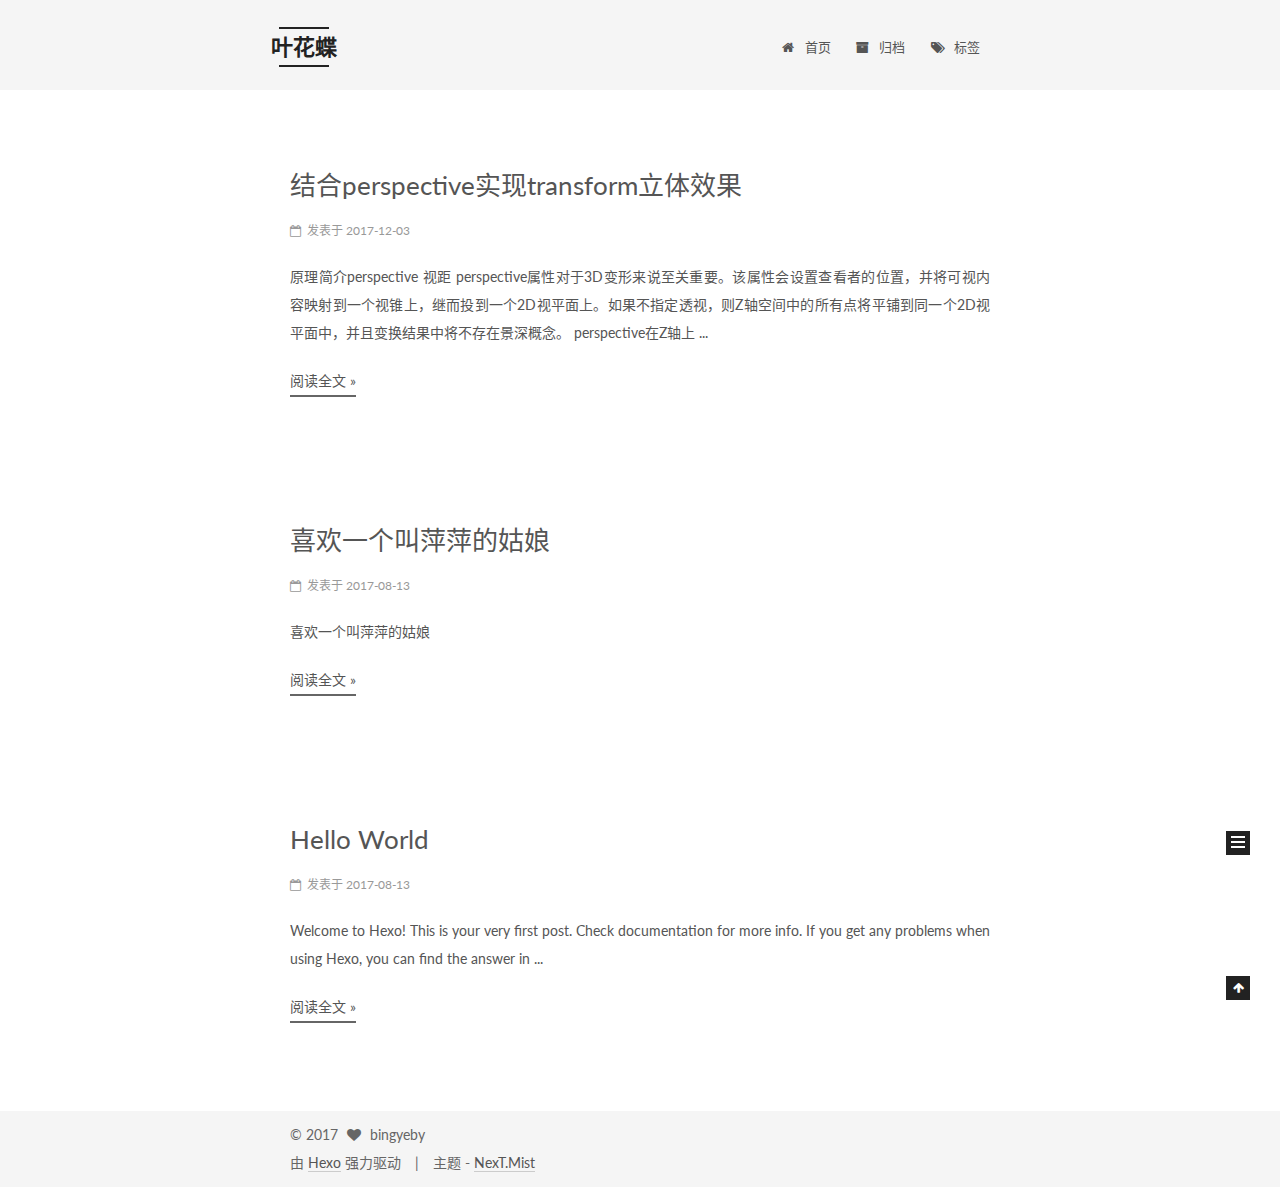
<file: index.html>
<!DOCTYPE html>




<html class="theme-next mist" lang="zh-CN">
<head>
  <meta charset="UTF-8"/>
<meta http-equiv="X-UA-Compatible" content="IE=edge" />
<meta name="viewport" content="width=device-width, initial-scale=1, maximum-scale=1"/>
<meta name="theme-color" content="#222">









<meta http-equiv="Cache-Control" content="no-transform" />
<meta http-equiv="Cache-Control" content="no-siteapp" />















  
  
  <link href="/lib/fancybox/source/jquery.fancybox.css?v=2.1.5" rel="stylesheet" type="text/css" />




  
  
  
  

  
    
    
  

  

  

  

  

  
    
    
    <link href="//fonts.googleapis.com/css?family=Lato:300,300italic,400,400italic,700,700italic&subset=latin,latin-ext" rel="stylesheet" type="text/css">
  






<link href="/lib/font-awesome/css/font-awesome.min.css?v=4.6.2" rel="stylesheet" type="text/css" />

<link href="/css/main.css?v=5.1.2" rel="stylesheet" type="text/css" />


  <meta name="keywords" content="Hexo, NexT" />








  <link rel="shortcut icon" type="image/x-icon" href="/favicon.ico?v=5.1.2" />






<meta property="og:type" content="website">
<meta property="og:title" content="叶花蝶">
<meta property="og:url" content="http://yoursite.com/index.html">
<meta property="og:site_name" content="叶花蝶">
<meta property="og:locale" content="zh-CN">
<meta name="twitter:card" content="summary">
<meta name="twitter:title" content="叶花蝶">



<script type="text/javascript" id="hexo.configurations">
  var NexT = window.NexT || {};
  var CONFIG = {
    root: '/',
    scheme: 'Mist',
    sidebar: {"position":"left","display":"post","offset":12,"offset_float":12,"b2t":false,"scrollpercent":false,"onmobile":false},
    fancybox: true,
    tabs: true,
    motion: false,
    duoshuo: {
      userId: '0',
      author: '博主'
    },
    algolia: {
      applicationID: '',
      apiKey: '',
      indexName: '',
      hits: {"per_page":10},
      labels: {"input_placeholder":"Search for Posts","hits_empty":"We didn't find any results for the search: ${query}","hits_stats":"${hits} results found in ${time} ms"}
    }
  };
</script>



  <link rel="canonical" href="http://yoursite.com/"/>





  <title>叶花蝶</title>
  








</head>

<body itemscope itemtype="http://schema.org/WebPage" lang="zh-CN">

  
  
    
  

  <div class="container sidebar-position-left 
   page-home 
 ">
    <div class="headband"></div>

    <header id="header" class="header" itemscope itemtype="http://schema.org/WPHeader">
      <div class="header-inner"><div class="site-brand-wrapper">
  <div class="site-meta ">
    

    <div class="custom-logo-site-title">
      <a href="/"  class="brand" rel="start">
        <span class="logo-line-before"><i></i></span>
        <span class="site-title">叶花蝶</span>
        <span class="logo-line-after"><i></i></span>
      </a>
    </div>
      
        <p class="site-subtitle">一叶一花一蝴蝶</p>
      
  </div>

  <div class="site-nav-toggle">
    <button>
      <span class="btn-bar"></span>
      <span class="btn-bar"></span>
      <span class="btn-bar"></span>
    </button>
  </div>
</div>

<nav class="site-nav">
  

  
    <ul id="menu" class="menu">
      
        
        <li class="menu-item menu-item-home">
          <a href="/" rel="section">
            
              <i class="menu-item-icon fa fa-fw fa-home"></i> <br />
            
            首页
          </a>
        </li>
      
        
        <li class="menu-item menu-item-archives">
          <a href="/archives/" rel="section">
            
              <i class="menu-item-icon fa fa-fw fa-archive"></i> <br />
            
            归档
          </a>
        </li>
      
        
        <li class="menu-item menu-item-tags">
          <a href="/tags/" rel="section">
            
              <i class="menu-item-icon fa fa-fw fa-tags"></i> <br />
            
            标签
          </a>
        </li>
      

      
    </ul>
  

  
</nav>


 </div>
    </header>

    <main id="main" class="main">
      <div class="main-inner">
        <div class="content-wrap">
          <div id="content" class="content">
            
  <section id="posts" class="posts-expand">
    
      

  

  
  
  

  <article class="post post-type-normal" itemscope itemtype="http://schema.org/Article">
  
  
  
  <div class="post-block">
    <link itemprop="mainEntityOfPage" href="http://yoursite.com/2017/12/03/perspective-mini-start/">

    <span hidden itemprop="author" itemscope itemtype="http://schema.org/Person">
      <meta itemprop="name" content="bingyeby">
      <meta itemprop="description" content="">
      <meta itemprop="image" content="/images/avatar.gif">
    </span>

    <span hidden itemprop="publisher" itemscope itemtype="http://schema.org/Organization">
      <meta itemprop="name" content="叶花蝶">
    </span>

    
      <header class="post-header">

        
        
          <h1 class="post-title" itemprop="name headline">
                
                <a class="post-title-link" href="/2017/12/03/perspective-mini-start/" itemprop="url">结合perspective实现transform立体效果</a></h1>
        

        <div class="post-meta">
          <span class="post-time">
            
              <span class="post-meta-item-icon">
                <i class="fa fa-calendar-o"></i>
              </span>
              
                <span class="post-meta-item-text">发表于</span>
              
              <time title="创建于" itemprop="dateCreated datePublished" datetime="2017-12-03T18:31:48+08:00">
                2017-12-03
              </time>
            

            

            
          </span>

          

          
            
          

          
          

          

          

          

        </div>
      </header>
    

    
    
    
    <div class="post-body" itemprop="articleBody">

      
      

      
        
          
          原理简介perspective 视距
perspective属性对于3D变形来说至关重要。该属性会设置查看者的位置，并将可视内容映射到一个视锥上，继而投到一个2D视平面上。如果不指定透视，则Z轴空间中的所有点将平铺到同一个2D视平面中，并且变换结果中将不存在景深概念。
perspective在Z轴上
          ...
          <!--noindex-->
          <div class="post-button text-center">
            <a class="btn" href="/2017/12/03/perspective-mini-start/#more" rel="contents">
              阅读全文 &raquo;
            </a>
          </div>
          <!--/noindex-->
        
      
    </div>
    
    
    

    

    

    

    <footer class="post-footer">
      

      

      

      
      
        <div class="post-eof"></div>
      
    </footer>
  </div>
  
  
  
  </article>


    
      

  

  
  
  

  <article class="post post-type-normal" itemscope itemtype="http://schema.org/Article">
  
  
  
  <div class="post-block">
    <link itemprop="mainEntityOfPage" href="http://yoursite.com/2017/08/13/post-name/">

    <span hidden itemprop="author" itemscope itemtype="http://schema.org/Person">
      <meta itemprop="name" content="bingyeby">
      <meta itemprop="description" content="">
      <meta itemprop="image" content="/images/avatar.gif">
    </span>

    <span hidden itemprop="publisher" itemscope itemtype="http://schema.org/Organization">
      <meta itemprop="name" content="叶花蝶">
    </span>

    
      <header class="post-header">

        
        
          <h1 class="post-title" itemprop="name headline">
                
                <a class="post-title-link" href="/2017/08/13/post-name/" itemprop="url">喜欢一个叫萍萍的姑娘</a></h1>
        

        <div class="post-meta">
          <span class="post-time">
            
              <span class="post-meta-item-icon">
                <i class="fa fa-calendar-o"></i>
              </span>
              
                <span class="post-meta-item-text">发表于</span>
              
              <time title="创建于" itemprop="dateCreated datePublished" datetime="2017-08-13T16:16:21+08:00">
                2017-08-13
              </time>
            

            

            
          </span>

          

          
            
          

          
          

          

          

          

        </div>
      </header>
    

    
    
    
    <div class="post-body" itemprop="articleBody">

      
      

      
        
          
          喜欢一个叫萍萍的姑娘
          
          <!--noindex-->
          <div class="post-button text-center">
            <a class="btn" href="/2017/08/13/post-name/#more" rel="contents">
              阅读全文 &raquo;
            </a>
          </div>
          <!--/noindex-->
        
      
    </div>
    
    
    

    

    

    

    <footer class="post-footer">
      

      

      

      
      
        <div class="post-eof"></div>
      
    </footer>
  </div>
  
  
  
  </article>


    
      

  

  
  
  

  <article class="post post-type-normal" itemscope itemtype="http://schema.org/Article">
  
  
  
  <div class="post-block">
    <link itemprop="mainEntityOfPage" href="http://yoursite.com/2017/08/13/hello-world/">

    <span hidden itemprop="author" itemscope itemtype="http://schema.org/Person">
      <meta itemprop="name" content="bingyeby">
      <meta itemprop="description" content="">
      <meta itemprop="image" content="/images/avatar.gif">
    </span>

    <span hidden itemprop="publisher" itemscope itemtype="http://schema.org/Organization">
      <meta itemprop="name" content="叶花蝶">
    </span>

    
      <header class="post-header">

        
        
          <h1 class="post-title" itemprop="name headline">
                
                <a class="post-title-link" href="/2017/08/13/hello-world/" itemprop="url">Hello World</a></h1>
        

        <div class="post-meta">
          <span class="post-time">
            
              <span class="post-meta-item-icon">
                <i class="fa fa-calendar-o"></i>
              </span>
              
                <span class="post-meta-item-text">发表于</span>
              
              <time title="创建于" itemprop="dateCreated datePublished" datetime="2017-08-13T16:08:21+08:00">
                2017-08-13
              </time>
            

            

            
          </span>

          

          
            
          

          
          

          

          

          

        </div>
      </header>
    

    
    
    
    <div class="post-body" itemprop="articleBody">

      
      

      
        
          
          Welcome to Hexo! This is your very first post. Check documentation for more info. If you get any problems when using Hexo, you can find the answer in 
          ...
          <!--noindex-->
          <div class="post-button text-center">
            <a class="btn" href="/2017/08/13/hello-world/#more" rel="contents">
              阅读全文 &raquo;
            </a>
          </div>
          <!--/noindex-->
        
      
    </div>
    
    
    

    

    

    

    <footer class="post-footer">
      

      

      

      
      
        <div class="post-eof"></div>
      
    </footer>
  </div>
  
  
  
  </article>


    
  </section>

  


          </div>
          


          

        </div>
        
          
  
  <div class="sidebar-toggle">
    <div class="sidebar-toggle-line-wrap">
      <span class="sidebar-toggle-line sidebar-toggle-line-first"></span>
      <span class="sidebar-toggle-line sidebar-toggle-line-middle"></span>
      <span class="sidebar-toggle-line sidebar-toggle-line-last"></span>
    </div>
  </div>

  <aside id="sidebar" class="sidebar">
    
    <div class="sidebar-inner">

      

      

      <section class="site-overview sidebar-panel sidebar-panel-active">
        <div class="site-author motion-element" itemprop="author" itemscope itemtype="http://schema.org/Person">
          <img class="site-author-image" itemprop="image"
               src="/images/avatar.gif"
               alt="bingyeby" />
          <p class="site-author-name" itemprop="name">bingyeby</p>
           
              <p class="site-description motion-element" itemprop="description"></p>
          
        </div>
        <nav class="site-state motion-element">

          
            <div class="site-state-item site-state-posts">
              <a href="/archives/">
                <span class="site-state-item-count">3</span>
                <span class="site-state-item-name">日志</span>
              </a>
            </div>
          

          

          

        </nav>

        

        <div class="links-of-author motion-element">
          
        </div>

        
        

        
        

        


      </section>

      

      

    </div>
  </aside>


        
      </div>
    </main>

    <footer id="footer" class="footer">
      <div class="footer-inner">
        <div class="copyright" >
  
  &copy; 
  <span itemprop="copyrightYear">2017</span>
  <span class="with-love">
    <i class="fa fa-heart"></i>
  </span>
  <span class="author" itemprop="copyrightHolder">bingyeby</span>
</div>


<div class="powered-by">
  由 <a class="theme-link" href="https://hexo.io">Hexo</a> 强力驱动
</div>

<div class="theme-info">
  主题 -
  <a class="theme-link" href="https://github.com/iissnan/hexo-theme-next">
    NexT.Mist
  </a>
</div>


        







        
      </div>
    </footer>

    
      <div class="back-to-top">
        <i class="fa fa-arrow-up"></i>
        
      </div>
    

  </div>

  

<script type="text/javascript">
  if (Object.prototype.toString.call(window.Promise) !== '[object Function]') {
    window.Promise = null;
  }
</script>









  












  
  <script type="text/javascript" src="/lib/jquery/index.js?v=2.1.3"></script>

  
  <script type="text/javascript" src="/lib/fastclick/lib/fastclick.min.js?v=1.0.6"></script>

  
  <script type="text/javascript" src="/lib/jquery_lazyload/jquery.lazyload.js?v=1.9.7"></script>

  
  <script type="text/javascript" src="/lib/velocity/velocity.min.js?v=1.2.1"></script>

  
  <script type="text/javascript" src="/lib/velocity/velocity.ui.min.js?v=1.2.1"></script>

  
  <script type="text/javascript" src="/lib/fancybox/source/jquery.fancybox.pack.js?v=2.1.5"></script>


  


  <script type="text/javascript" src="/js/src/utils.js?v=5.1.2"></script>

  <script type="text/javascript" src="/js/src/motion.js?v=5.1.2"></script>



  
  

  
    <script type="text/javascript" src="/js/src/scrollspy.js?v=5.1.2"></script>
<script type="text/javascript" src="/js/src/post-details.js?v=5.1.2"></script>

  

  


  <script type="text/javascript" src="/js/src/bootstrap.js?v=5.1.2"></script>



  


  




	





  





  






  





  

  

  

  

  

  

</body>
</html>
</file>
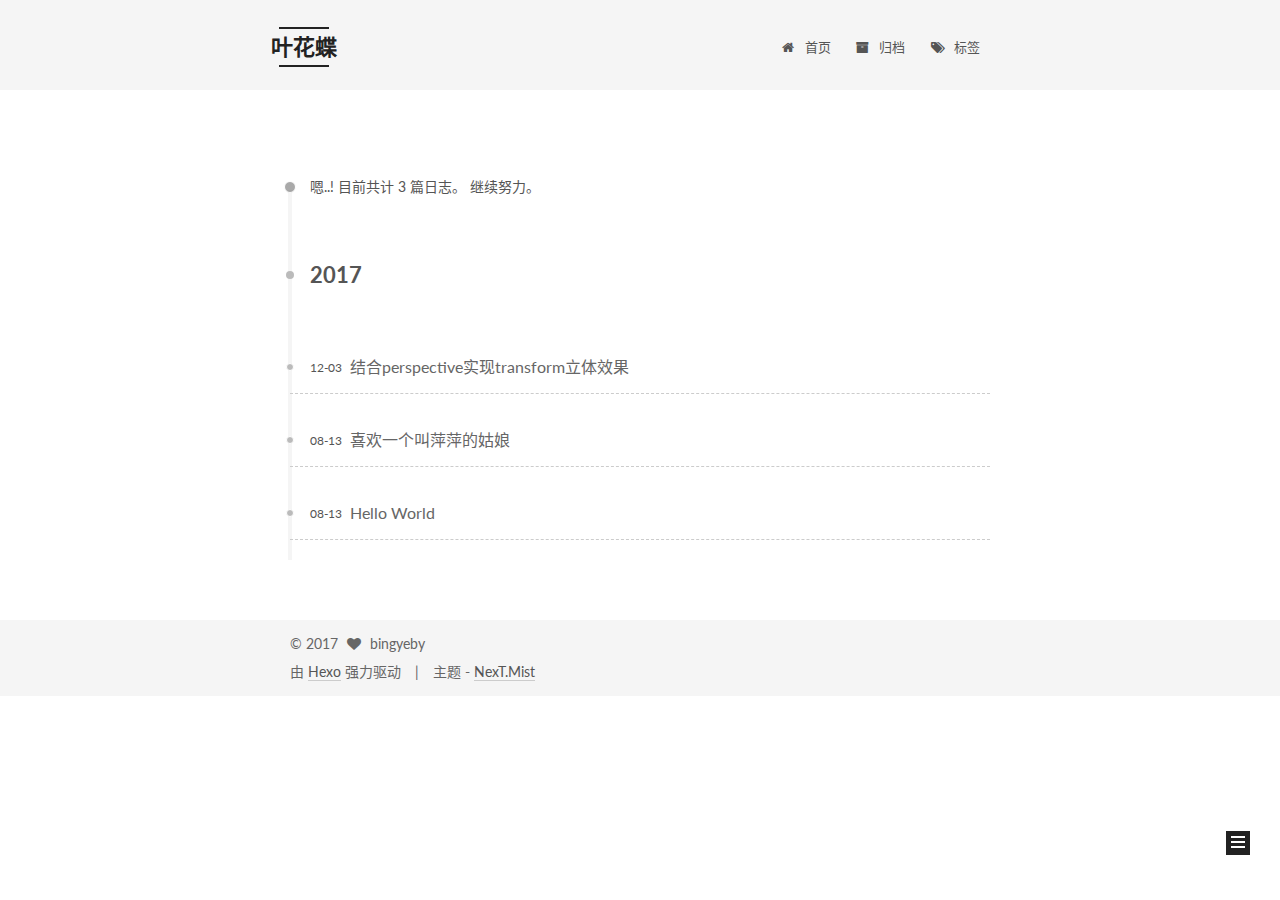
<file: archives/index.html>
<!DOCTYPE html>




<html class="theme-next mist" lang="zh-CN">
<head>
  <meta charset="UTF-8"/>
<meta http-equiv="X-UA-Compatible" content="IE=edge" />
<meta name="viewport" content="width=device-width, initial-scale=1, maximum-scale=1"/>
<meta name="theme-color" content="#222">









<meta http-equiv="Cache-Control" content="no-transform" />
<meta http-equiv="Cache-Control" content="no-siteapp" />















  
  
  <link href="/lib/fancybox/source/jquery.fancybox.css?v=2.1.5" rel="stylesheet" type="text/css" />




  
  
  
  

  
    
    
  

  

  

  

  

  
    
    
    <link href="//fonts.googleapis.com/css?family=Lato:300,300italic,400,400italic,700,700italic&subset=latin,latin-ext" rel="stylesheet" type="text/css">
  






<link href="/lib/font-awesome/css/font-awesome.min.css?v=4.6.2" rel="stylesheet" type="text/css" />

<link href="/css/main.css?v=5.1.2" rel="stylesheet" type="text/css" />


  <meta name="keywords" content="Hexo, NexT" />








  <link rel="shortcut icon" type="image/x-icon" href="/favicon.ico?v=5.1.2" />






<meta property="og:type" content="website">
<meta property="og:title" content="叶花蝶">
<meta property="og:url" content="http://yoursite.com/archives/index.html">
<meta property="og:site_name" content="叶花蝶">
<meta property="og:locale" content="zh-CN">
<meta name="twitter:card" content="summary">
<meta name="twitter:title" content="叶花蝶">



<script type="text/javascript" id="hexo.configurations">
  var NexT = window.NexT || {};
  var CONFIG = {
    root: '/',
    scheme: 'Mist',
    sidebar: {"position":"left","display":"post","offset":12,"offset_float":12,"b2t":false,"scrollpercent":false,"onmobile":false},
    fancybox: true,
    tabs: true,
    motion: false,
    duoshuo: {
      userId: '0',
      author: '博主'
    },
    algolia: {
      applicationID: '',
      apiKey: '',
      indexName: '',
      hits: {"per_page":10},
      labels: {"input_placeholder":"Search for Posts","hits_empty":"We didn't find any results for the search: ${query}","hits_stats":"${hits} results found in ${time} ms"}
    }
  };
</script>



  <link rel="canonical" href="http://yoursite.com/archives/"/>





  <title>归档 | 叶花蝶</title>
  








</head>

<body itemscope itemtype="http://schema.org/WebPage" lang="zh-CN">

  
  
    
  

  <div class="container sidebar-position-left  page-archive  ">
    <div class="headband"></div>

    <header id="header" class="header" itemscope itemtype="http://schema.org/WPHeader">
      <div class="header-inner"><div class="site-brand-wrapper">
  <div class="site-meta ">
    

    <div class="custom-logo-site-title">
      <a href="/"  class="brand" rel="start">
        <span class="logo-line-before"><i></i></span>
        <span class="site-title">叶花蝶</span>
        <span class="logo-line-after"><i></i></span>
      </a>
    </div>
      
        <p class="site-subtitle">一叶一花一蝴蝶</p>
      
  </div>

  <div class="site-nav-toggle">
    <button>
      <span class="btn-bar"></span>
      <span class="btn-bar"></span>
      <span class="btn-bar"></span>
    </button>
  </div>
</div>

<nav class="site-nav">
  

  
    <ul id="menu" class="menu">
      
        
        <li class="menu-item menu-item-home">
          <a href="/" rel="section">
            
              <i class="menu-item-icon fa fa-fw fa-home"></i> <br />
            
            首页
          </a>
        </li>
      
        
        <li class="menu-item menu-item-archives">
          <a href="/archives/" rel="section">
            
              <i class="menu-item-icon fa fa-fw fa-archive"></i> <br />
            
            归档
          </a>
        </li>
      
        
        <li class="menu-item menu-item-tags">
          <a href="/tags/" rel="section">
            
              <i class="menu-item-icon fa fa-fw fa-tags"></i> <br />
            
            标签
          </a>
        </li>
      

      
    </ul>
  

  
</nav>


 </div>
    </header>

    <main id="main" class="main">
      <div class="main-inner">
        <div class="content-wrap">
          <div id="content" class="content">
            

  
  
  
  <div class="post-block archive">
    <div id="posts" class="posts-collapse">
      <span class="archive-move-on"></span>

      <span class="archive-page-counter">
        
        
        
          
        
        嗯..! 目前共计 3 篇日志。 继续努力。
      </span>

      

        
        
        

        
          
          <div class="collection-title">
            <h2 class="archive-year motion-element" id="archive-year-2017">2017</h2>
          </div>
        
        

        

  <article class="post post-type-normal" itemscope itemtype="http://schema.org/Article">
    <header class="post-header">

      <h2 class="post-title">
        
            <a class="post-title-link" href="/2017/12/03/perspective-mini-start/" itemprop="url">
              
                <span itemprop="name">结合perspective实现transform立体效果</span>
              
            </a>
        
      </h2>

      <div class="post-meta">
        <time class="post-time" itemprop="dateCreated"
              datetime="2017-12-03T18:31:48+08:00"
              content="2017-12-03" >
          12-03
        </time>
      </div>

    </header>
  </article>



      

        
        
        

        
        

        

  <article class="post post-type-normal" itemscope itemtype="http://schema.org/Article">
    <header class="post-header">

      <h2 class="post-title">
        
            <a class="post-title-link" href="/2017/08/13/post-name/" itemprop="url">
              
                <span itemprop="name">喜欢一个叫萍萍的姑娘</span>
              
            </a>
        
      </h2>

      <div class="post-meta">
        <time class="post-time" itemprop="dateCreated"
              datetime="2017-08-13T16:16:21+08:00"
              content="2017-08-13" >
          08-13
        </time>
      </div>

    </header>
  </article>



      

        
        
        

        
        

        

  <article class="post post-type-normal" itemscope itemtype="http://schema.org/Article">
    <header class="post-header">

      <h2 class="post-title">
        
            <a class="post-title-link" href="/2017/08/13/hello-world/" itemprop="url">
              
                <span itemprop="name">Hello World</span>
              
            </a>
        
      </h2>

      <div class="post-meta">
        <time class="post-time" itemprop="dateCreated"
              datetime="2017-08-13T16:08:21+08:00"
              content="2017-08-13" >
          08-13
        </time>
      </div>

    </header>
  </article>



      

    </div>
  </div>
  
  
  

  



          </div>
          


          

        </div>
        
          
  
  <div class="sidebar-toggle">
    <div class="sidebar-toggle-line-wrap">
      <span class="sidebar-toggle-line sidebar-toggle-line-first"></span>
      <span class="sidebar-toggle-line sidebar-toggle-line-middle"></span>
      <span class="sidebar-toggle-line sidebar-toggle-line-last"></span>
    </div>
  </div>

  <aside id="sidebar" class="sidebar">
    
    <div class="sidebar-inner">

      

      

      <section class="site-overview sidebar-panel sidebar-panel-active">
        <div class="site-author motion-element" itemprop="author" itemscope itemtype="http://schema.org/Person">
          <img class="site-author-image" itemprop="image"
               src="/images/avatar.gif"
               alt="bingyeby" />
          <p class="site-author-name" itemprop="name">bingyeby</p>
           
              <p class="site-description motion-element" itemprop="description"></p>
          
        </div>
        <nav class="site-state motion-element">

          
            <div class="site-state-item site-state-posts">
              <a href="/archives/">
                <span class="site-state-item-count">3</span>
                <span class="site-state-item-name">日志</span>
              </a>
            </div>
          

          

          

        </nav>

        

        <div class="links-of-author motion-element">
          
        </div>

        
        

        
        

        


      </section>

      

      

    </div>
  </aside>


        
      </div>
    </main>

    <footer id="footer" class="footer">
      <div class="footer-inner">
        <div class="copyright" >
  
  &copy; 
  <span itemprop="copyrightYear">2017</span>
  <span class="with-love">
    <i class="fa fa-heart"></i>
  </span>
  <span class="author" itemprop="copyrightHolder">bingyeby</span>
</div>


<div class="powered-by">
  由 <a class="theme-link" href="https://hexo.io">Hexo</a> 强力驱动
</div>

<div class="theme-info">
  主题 -
  <a class="theme-link" href="https://github.com/iissnan/hexo-theme-next">
    NexT.Mist
  </a>
</div>


        







        
      </div>
    </footer>

    
      <div class="back-to-top">
        <i class="fa fa-arrow-up"></i>
        
      </div>
    

  </div>

  

<script type="text/javascript">
  if (Object.prototype.toString.call(window.Promise) !== '[object Function]') {
    window.Promise = null;
  }
</script>









  












  
  <script type="text/javascript" src="/lib/jquery/index.js?v=2.1.3"></script>

  
  <script type="text/javascript" src="/lib/fastclick/lib/fastclick.min.js?v=1.0.6"></script>

  
  <script type="text/javascript" src="/lib/jquery_lazyload/jquery.lazyload.js?v=1.9.7"></script>

  
  <script type="text/javascript" src="/lib/velocity/velocity.min.js?v=1.2.1"></script>

  
  <script type="text/javascript" src="/lib/velocity/velocity.ui.min.js?v=1.2.1"></script>

  
  <script type="text/javascript" src="/lib/fancybox/source/jquery.fancybox.pack.js?v=2.1.5"></script>


  


  <script type="text/javascript" src="/js/src/utils.js?v=5.1.2"></script>

  <script type="text/javascript" src="/js/src/motion.js?v=5.1.2"></script>



  
  

  
  


  


  <script type="text/javascript" src="/js/src/bootstrap.js?v=5.1.2"></script>



  


  




	





  





  






  





  

  

  

  

  

  

</body>
</html>
</file>
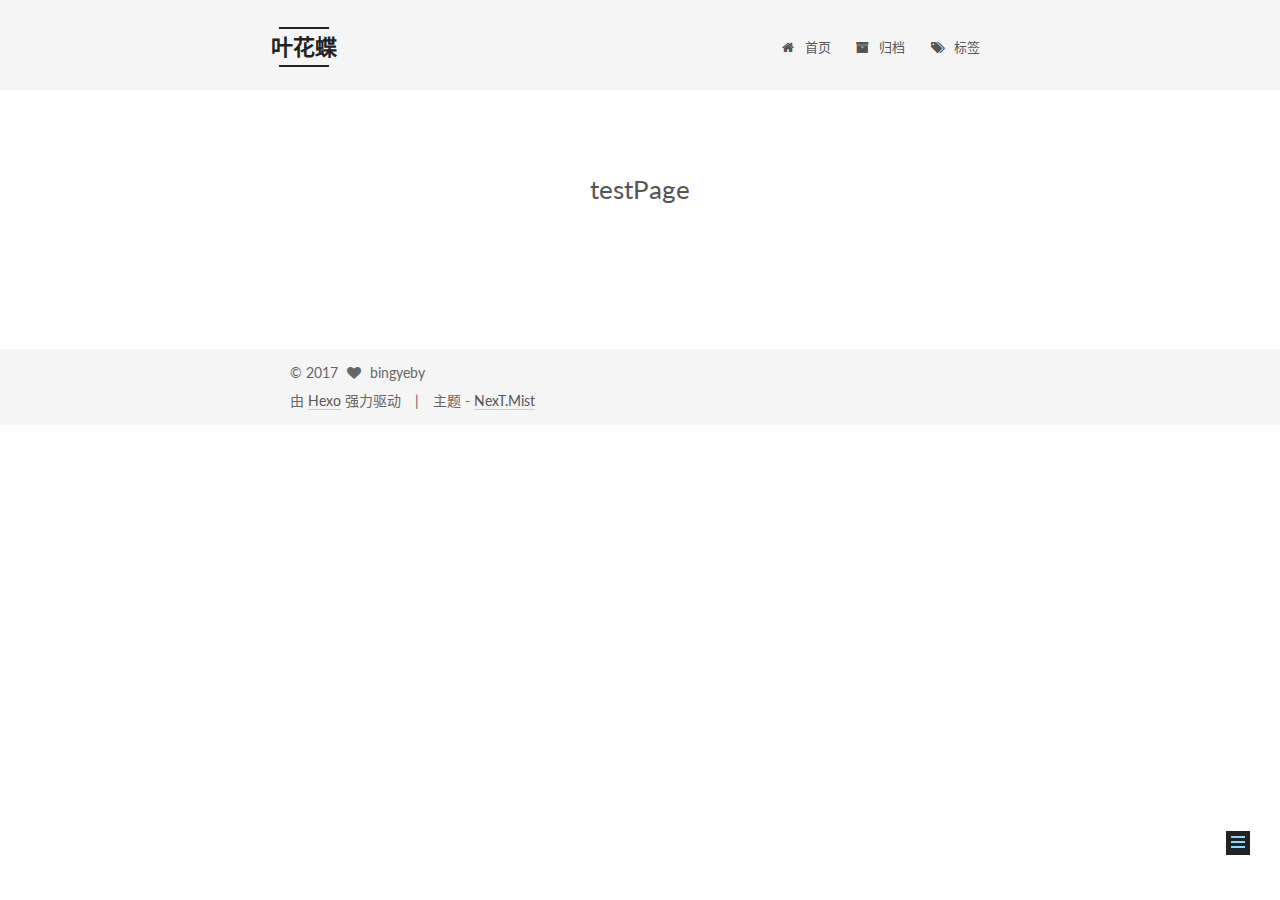
<file: testPage/index.html>
<!DOCTYPE html>




<html class="theme-next mist" lang="zh-CN">
<head>
  <meta charset="UTF-8"/>
<meta http-equiv="X-UA-Compatible" content="IE=edge" />
<meta name="viewport" content="width=device-width, initial-scale=1, maximum-scale=1"/>
<meta name="theme-color" content="#222">









<meta http-equiv="Cache-Control" content="no-transform" />
<meta http-equiv="Cache-Control" content="no-siteapp" />















  
  
  <link href="/lib/fancybox/source/jquery.fancybox.css?v=2.1.5" rel="stylesheet" type="text/css" />




  
  
  
  

  
    
    
  

  

  

  

  

  
    
    
    <link href="//fonts.googleapis.com/css?family=Lato:300,300italic,400,400italic,700,700italic&subset=latin,latin-ext" rel="stylesheet" type="text/css">
  






<link href="/lib/font-awesome/css/font-awesome.min.css?v=4.6.2" rel="stylesheet" type="text/css" />

<link href="/css/main.css?v=5.1.2" rel="stylesheet" type="text/css" />


  <meta name="keywords" content="Hexo, NexT" />








  <link rel="shortcut icon" type="image/x-icon" href="/favicon.ico?v=5.1.2" />






<meta property="og:type" content="website">
<meta property="og:title" content="testPage">
<meta property="og:url" content="http://yoursite.com/testPage/index.html">
<meta property="og:site_name" content="叶花蝶">
<meta property="og:locale" content="zh-CN">
<meta property="og:updated_time" content="2017-12-03T10:43:49.754Z">
<meta name="twitter:card" content="summary">
<meta name="twitter:title" content="testPage">



<script type="text/javascript" id="hexo.configurations">
  var NexT = window.NexT || {};
  var CONFIG = {
    root: '/',
    scheme: 'Mist',
    sidebar: {"position":"left","display":"post","offset":12,"offset_float":12,"b2t":false,"scrollpercent":false,"onmobile":false},
    fancybox: true,
    tabs: true,
    motion: false,
    duoshuo: {
      userId: '0',
      author: '博主'
    },
    algolia: {
      applicationID: '',
      apiKey: '',
      indexName: '',
      hits: {"per_page":10},
      labels: {"input_placeholder":"Search for Posts","hits_empty":"We didn't find any results for the search: ${query}","hits_stats":"${hits} results found in ${time} ms"}
    }
  };
</script>



  <link rel="canonical" href="http://yoursite.com/testPage/"/>





  <title>testPage | 叶花蝶</title>
  








</head>

<body itemscope itemtype="http://schema.org/WebPage" lang="zh-CN">

  
  
    
  

  <div class="container sidebar-position-left page-post-detail ">
    <div class="headband"></div>

    <header id="header" class="header" itemscope itemtype="http://schema.org/WPHeader">
      <div class="header-inner"><div class="site-brand-wrapper">
  <div class="site-meta ">
    

    <div class="custom-logo-site-title">
      <a href="/"  class="brand" rel="start">
        <span class="logo-line-before"><i></i></span>
        <span class="site-title">叶花蝶</span>
        <span class="logo-line-after"><i></i></span>
      </a>
    </div>
      
        <p class="site-subtitle">一叶一花一蝴蝶</p>
      
  </div>

  <div class="site-nav-toggle">
    <button>
      <span class="btn-bar"></span>
      <span class="btn-bar"></span>
      <span class="btn-bar"></span>
    </button>
  </div>
</div>

<nav class="site-nav">
  

  
    <ul id="menu" class="menu">
      
        
        <li class="menu-item menu-item-home">
          <a href="/" rel="section">
            
              <i class="menu-item-icon fa fa-fw fa-home"></i> <br />
            
            首页
          </a>
        </li>
      
        
        <li class="menu-item menu-item-archives">
          <a href="/archives/" rel="section">
            
              <i class="menu-item-icon fa fa-fw fa-archive"></i> <br />
            
            归档
          </a>
        </li>
      
        
        <li class="menu-item menu-item-tags">
          <a href="/tags/" rel="section">
            
              <i class="menu-item-icon fa fa-fw fa-tags"></i> <br />
            
            标签
          </a>
        </li>
      

      
    </ul>
  

  
</nav>


 </div>
    </header>

    <main id="main" class="main">
      <div class="main-inner">
        <div class="content-wrap">
          <div id="content" class="content">
            

  <div id="posts" class="posts-expand">
    
    
    
    <div class="post-block page">
      <header class="post-header">

	<h1 class="post-title" itemprop="name headline">testPage</h1>



</header>

      
      
      
      <div class="post-body">
        
        
          
        
      </div>
      
      
      
    </div>
    
    
    
  </div>


          </div>
          


          
  <div class="comments" id="comments">
    
  </div>


        </div>
        
          
  
  <div class="sidebar-toggle">
    <div class="sidebar-toggle-line-wrap">
      <span class="sidebar-toggle-line sidebar-toggle-line-first"></span>
      <span class="sidebar-toggle-line sidebar-toggle-line-middle"></span>
      <span class="sidebar-toggle-line sidebar-toggle-line-last"></span>
    </div>
  </div>

  <aside id="sidebar" class="sidebar">
    
    <div class="sidebar-inner">

      

      

      <section class="site-overview sidebar-panel sidebar-panel-active">
        <div class="site-author motion-element" itemprop="author" itemscope itemtype="http://schema.org/Person">
          <img class="site-author-image" itemprop="image"
               src="/images/avatar.gif"
               alt="bingyeby" />
          <p class="site-author-name" itemprop="name">bingyeby</p>
           
              <p class="site-description motion-element" itemprop="description"></p>
          
        </div>
        <nav class="site-state motion-element">

          
            <div class="site-state-item site-state-posts">
              <a href="/archives/">
                <span class="site-state-item-count">3</span>
                <span class="site-state-item-name">日志</span>
              </a>
            </div>
          

          

          

        </nav>

        

        <div class="links-of-author motion-element">
          
        </div>

        
        

        
        

        


      </section>

      

      

    </div>
  </aside>


        
      </div>
    </main>

    <footer id="footer" class="footer">
      <div class="footer-inner">
        <div class="copyright" >
  
  &copy; 
  <span itemprop="copyrightYear">2017</span>
  <span class="with-love">
    <i class="fa fa-heart"></i>
  </span>
  <span class="author" itemprop="copyrightHolder">bingyeby</span>
</div>


<div class="powered-by">
  由 <a class="theme-link" href="https://hexo.io">Hexo</a> 强力驱动
</div>

<div class="theme-info">
  主题 -
  <a class="theme-link" href="https://github.com/iissnan/hexo-theme-next">
    NexT.Mist
  </a>
</div>


        







        
      </div>
    </footer>

    
      <div class="back-to-top">
        <i class="fa fa-arrow-up"></i>
        
      </div>
    

  </div>

  

<script type="text/javascript">
  if (Object.prototype.toString.call(window.Promise) !== '[object Function]') {
    window.Promise = null;
  }
</script>









  












  
  <script type="text/javascript" src="/lib/jquery/index.js?v=2.1.3"></script>

  
  <script type="text/javascript" src="/lib/fastclick/lib/fastclick.min.js?v=1.0.6"></script>

  
  <script type="text/javascript" src="/lib/jquery_lazyload/jquery.lazyload.js?v=1.9.7"></script>

  
  <script type="text/javascript" src="/lib/velocity/velocity.min.js?v=1.2.1"></script>

  
  <script type="text/javascript" src="/lib/velocity/velocity.ui.min.js?v=1.2.1"></script>

  
  <script type="text/javascript" src="/lib/fancybox/source/jquery.fancybox.pack.js?v=2.1.5"></script>


  


  <script type="text/javascript" src="/js/src/utils.js?v=5.1.2"></script>

  <script type="text/javascript" src="/js/src/motion.js?v=5.1.2"></script>



  
  

  
    <script type="text/javascript" src="/js/src/scrollspy.js?v=5.1.2"></script>
<script type="text/javascript" src="/js/src/post-details.js?v=5.1.2"></script>

  

  


  <script type="text/javascript" src="/js/src/bootstrap.js?v=5.1.2"></script>



  


  




	





  





  






  





  

  

  

  

  

  

</body>
</html>
</file>
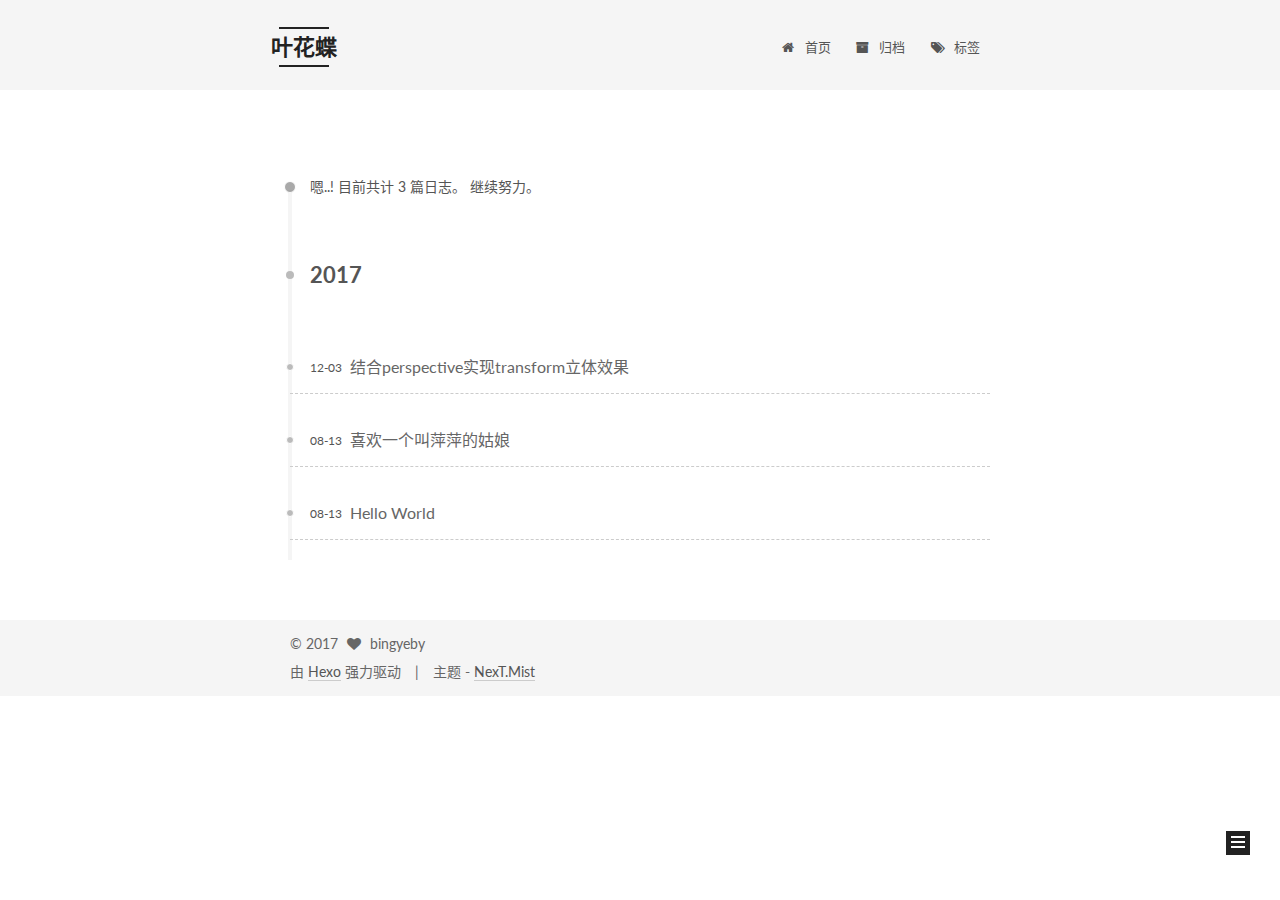
<file: archives/2017/index.html>
<!DOCTYPE html>




<html class="theme-next mist" lang="zh-CN">
<head>
  <meta charset="UTF-8"/>
<meta http-equiv="X-UA-Compatible" content="IE=edge" />
<meta name="viewport" content="width=device-width, initial-scale=1, maximum-scale=1"/>
<meta name="theme-color" content="#222">









<meta http-equiv="Cache-Control" content="no-transform" />
<meta http-equiv="Cache-Control" content="no-siteapp" />















  
  
  <link href="/lib/fancybox/source/jquery.fancybox.css?v=2.1.5" rel="stylesheet" type="text/css" />




  
  
  
  

  
    
    
  

  

  

  

  

  
    
    
    <link href="//fonts.googleapis.com/css?family=Lato:300,300italic,400,400italic,700,700italic&subset=latin,latin-ext" rel="stylesheet" type="text/css">
  






<link href="/lib/font-awesome/css/font-awesome.min.css?v=4.6.2" rel="stylesheet" type="text/css" />

<link href="/css/main.css?v=5.1.2" rel="stylesheet" type="text/css" />


  <meta name="keywords" content="Hexo, NexT" />








  <link rel="shortcut icon" type="image/x-icon" href="/favicon.ico?v=5.1.2" />






<meta property="og:type" content="website">
<meta property="og:title" content="叶花蝶">
<meta property="og:url" content="http://yoursite.com/archives/2017/index.html">
<meta property="og:site_name" content="叶花蝶">
<meta property="og:locale" content="zh-CN">
<meta name="twitter:card" content="summary">
<meta name="twitter:title" content="叶花蝶">



<script type="text/javascript" id="hexo.configurations">
  var NexT = window.NexT || {};
  var CONFIG = {
    root: '/',
    scheme: 'Mist',
    sidebar: {"position":"left","display":"post","offset":12,"offset_float":12,"b2t":false,"scrollpercent":false,"onmobile":false},
    fancybox: true,
    tabs: true,
    motion: false,
    duoshuo: {
      userId: '0',
      author: '博主'
    },
    algolia: {
      applicationID: '',
      apiKey: '',
      indexName: '',
      hits: {"per_page":10},
      labels: {"input_placeholder":"Search for Posts","hits_empty":"We didn't find any results for the search: ${query}","hits_stats":"${hits} results found in ${time} ms"}
    }
  };
</script>



  <link rel="canonical" href="http://yoursite.com/archives/2017/"/>





  <title>归档 | 叶花蝶</title>
  








</head>

<body itemscope itemtype="http://schema.org/WebPage" lang="zh-CN">

  
  
    
  

  <div class="container sidebar-position-left  page-archive  ">
    <div class="headband"></div>

    <header id="header" class="header" itemscope itemtype="http://schema.org/WPHeader">
      <div class="header-inner"><div class="site-brand-wrapper">
  <div class="site-meta ">
    

    <div class="custom-logo-site-title">
      <a href="/"  class="brand" rel="start">
        <span class="logo-line-before"><i></i></span>
        <span class="site-title">叶花蝶</span>
        <span class="logo-line-after"><i></i></span>
      </a>
    </div>
      
        <p class="site-subtitle">一叶一花一蝴蝶</p>
      
  </div>

  <div class="site-nav-toggle">
    <button>
      <span class="btn-bar"></span>
      <span class="btn-bar"></span>
      <span class="btn-bar"></span>
    </button>
  </div>
</div>

<nav class="site-nav">
  

  
    <ul id="menu" class="menu">
      
        
        <li class="menu-item menu-item-home">
          <a href="/" rel="section">
            
              <i class="menu-item-icon fa fa-fw fa-home"></i> <br />
            
            首页
          </a>
        </li>
      
        
        <li class="menu-item menu-item-archives">
          <a href="/archives/" rel="section">
            
              <i class="menu-item-icon fa fa-fw fa-archive"></i> <br />
            
            归档
          </a>
        </li>
      
        
        <li class="menu-item menu-item-tags">
          <a href="/tags/" rel="section">
            
              <i class="menu-item-icon fa fa-fw fa-tags"></i> <br />
            
            标签
          </a>
        </li>
      

      
    </ul>
  

  
</nav>


 </div>
    </header>

    <main id="main" class="main">
      <div class="main-inner">
        <div class="content-wrap">
          <div id="content" class="content">
            

  
  
  
  <div class="post-block archive">
    <div id="posts" class="posts-collapse">
      <span class="archive-move-on"></span>

      <span class="archive-page-counter">
        
        
        
          
        
        嗯..! 目前共计 3 篇日志。 继续努力。
      </span>

      

        
        
        

        
          
          <div class="collection-title">
            <h2 class="archive-year motion-element" id="archive-year-2017">2017</h2>
          </div>
        
        

        

  <article class="post post-type-normal" itemscope itemtype="http://schema.org/Article">
    <header class="post-header">

      <h2 class="post-title">
        
            <a class="post-title-link" href="/2017/12/03/perspective-mini-start/" itemprop="url">
              
                <span itemprop="name">结合perspective实现transform立体效果</span>
              
            </a>
        
      </h2>

      <div class="post-meta">
        <time class="post-time" itemprop="dateCreated"
              datetime="2017-12-03T18:31:48+08:00"
              content="2017-12-03" >
          12-03
        </time>
      </div>

    </header>
  </article>



      

        
        
        

        
        

        

  <article class="post post-type-normal" itemscope itemtype="http://schema.org/Article">
    <header class="post-header">

      <h2 class="post-title">
        
            <a class="post-title-link" href="/2017/08/13/post-name/" itemprop="url">
              
                <span itemprop="name">喜欢一个叫萍萍的姑娘</span>
              
            </a>
        
      </h2>

      <div class="post-meta">
        <time class="post-time" itemprop="dateCreated"
              datetime="2017-08-13T16:16:21+08:00"
              content="2017-08-13" >
          08-13
        </time>
      </div>

    </header>
  </article>



      

        
        
        

        
        

        

  <article class="post post-type-normal" itemscope itemtype="http://schema.org/Article">
    <header class="post-header">

      <h2 class="post-title">
        
            <a class="post-title-link" href="/2017/08/13/hello-world/" itemprop="url">
              
                <span itemprop="name">Hello World</span>
              
            </a>
        
      </h2>

      <div class="post-meta">
        <time class="post-time" itemprop="dateCreated"
              datetime="2017-08-13T16:08:21+08:00"
              content="2017-08-13" >
          08-13
        </time>
      </div>

    </header>
  </article>



      

    </div>
  </div>
  
  
  

  



          </div>
          


          

        </div>
        
          
  
  <div class="sidebar-toggle">
    <div class="sidebar-toggle-line-wrap">
      <span class="sidebar-toggle-line sidebar-toggle-line-first"></span>
      <span class="sidebar-toggle-line sidebar-toggle-line-middle"></span>
      <span class="sidebar-toggle-line sidebar-toggle-line-last"></span>
    </div>
  </div>

  <aside id="sidebar" class="sidebar">
    
    <div class="sidebar-inner">

      

      

      <section class="site-overview sidebar-panel sidebar-panel-active">
        <div class="site-author motion-element" itemprop="author" itemscope itemtype="http://schema.org/Person">
          <img class="site-author-image" itemprop="image"
               src="/images/avatar.gif"
               alt="bingyeby" />
          <p class="site-author-name" itemprop="name">bingyeby</p>
           
              <p class="site-description motion-element" itemprop="description"></p>
          
        </div>
        <nav class="site-state motion-element">

          
            <div class="site-state-item site-state-posts">
              <a href="/archives/">
                <span class="site-state-item-count">3</span>
                <span class="site-state-item-name">日志</span>
              </a>
            </div>
          

          

          

        </nav>

        

        <div class="links-of-author motion-element">
          
        </div>

        
        

        
        

        


      </section>

      

      

    </div>
  </aside>


        
      </div>
    </main>

    <footer id="footer" class="footer">
      <div class="footer-inner">
        <div class="copyright" >
  
  &copy; 
  <span itemprop="copyrightYear">2017</span>
  <span class="with-love">
    <i class="fa fa-heart"></i>
  </span>
  <span class="author" itemprop="copyrightHolder">bingyeby</span>
</div>


<div class="powered-by">
  由 <a class="theme-link" href="https://hexo.io">Hexo</a> 强力驱动
</div>

<div class="theme-info">
  主题 -
  <a class="theme-link" href="https://github.com/iissnan/hexo-theme-next">
    NexT.Mist
  </a>
</div>


        







        
      </div>
    </footer>

    
      <div class="back-to-top">
        <i class="fa fa-arrow-up"></i>
        
      </div>
    

  </div>

  

<script type="text/javascript">
  if (Object.prototype.toString.call(window.Promise) !== '[object Function]') {
    window.Promise = null;
  }
</script>









  












  
  <script type="text/javascript" src="/lib/jquery/index.js?v=2.1.3"></script>

  
  <script type="text/javascript" src="/lib/fastclick/lib/fastclick.min.js?v=1.0.6"></script>

  
  <script type="text/javascript" src="/lib/jquery_lazyload/jquery.lazyload.js?v=1.9.7"></script>

  
  <script type="text/javascript" src="/lib/velocity/velocity.min.js?v=1.2.1"></script>

  
  <script type="text/javascript" src="/lib/velocity/velocity.ui.min.js?v=1.2.1"></script>

  
  <script type="text/javascript" src="/lib/fancybox/source/jquery.fancybox.pack.js?v=2.1.5"></script>


  


  <script type="text/javascript" src="/js/src/utils.js?v=5.1.2"></script>

  <script type="text/javascript" src="/js/src/motion.js?v=5.1.2"></script>



  
  

  
  


  


  <script type="text/javascript" src="/js/src/bootstrap.js?v=5.1.2"></script>



  


  




	





  





  






  





  

  

  

  

  

  

</body>
</html>
</file>
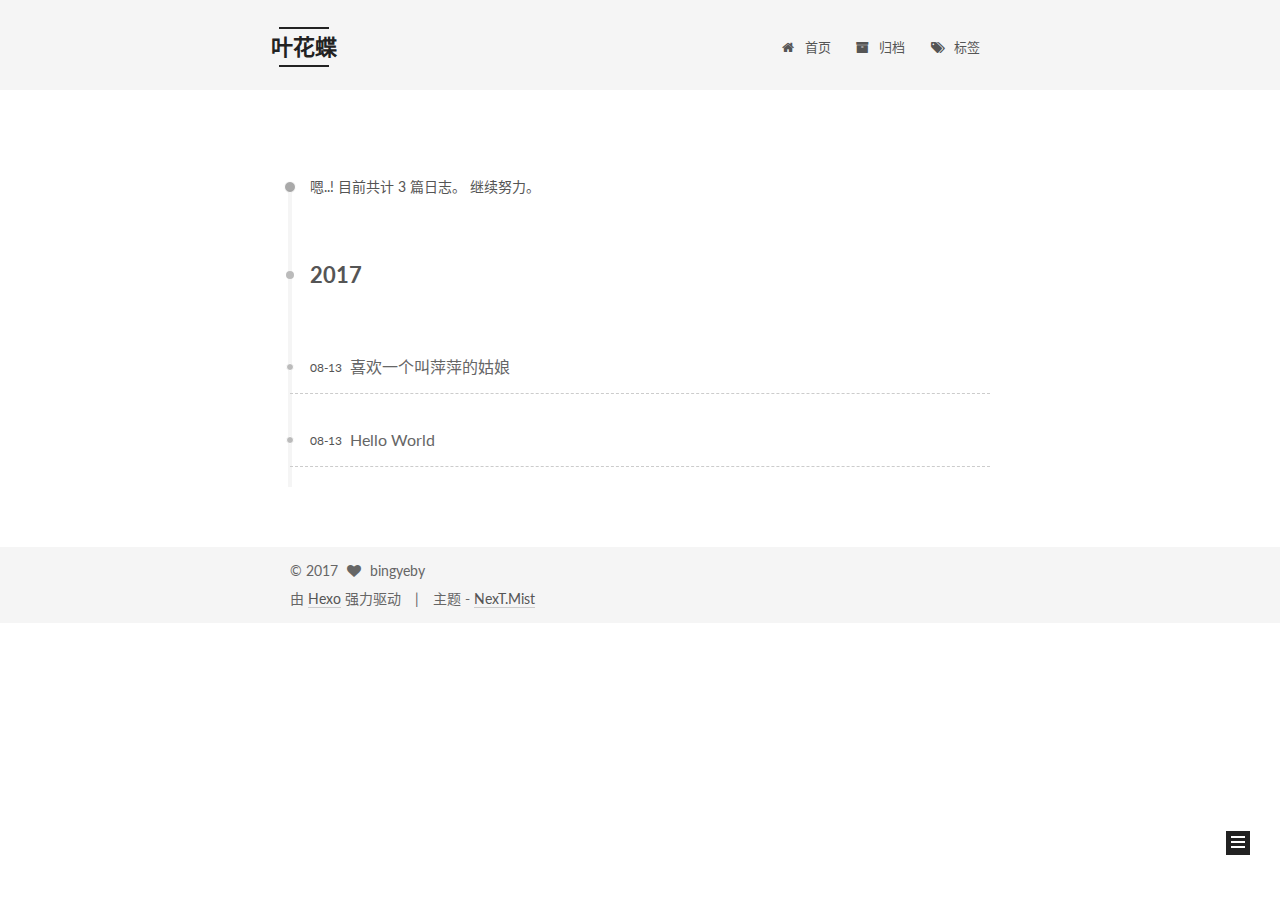
<file: archives/2017/08/index.html>
<!DOCTYPE html>




<html class="theme-next mist" lang="zh-CN">
<head>
  <meta charset="UTF-8"/>
<meta http-equiv="X-UA-Compatible" content="IE=edge" />
<meta name="viewport" content="width=device-width, initial-scale=1, maximum-scale=1"/>
<meta name="theme-color" content="#222">









<meta http-equiv="Cache-Control" content="no-transform" />
<meta http-equiv="Cache-Control" content="no-siteapp" />















  
  
  <link href="/lib/fancybox/source/jquery.fancybox.css?v=2.1.5" rel="stylesheet" type="text/css" />




  
  
  
  

  
    
    
  

  

  

  

  

  
    
    
    <link href="//fonts.googleapis.com/css?family=Lato:300,300italic,400,400italic,700,700italic&subset=latin,latin-ext" rel="stylesheet" type="text/css">
  






<link href="/lib/font-awesome/css/font-awesome.min.css?v=4.6.2" rel="stylesheet" type="text/css" />

<link href="/css/main.css?v=5.1.2" rel="stylesheet" type="text/css" />


  <meta name="keywords" content="Hexo, NexT" />








  <link rel="shortcut icon" type="image/x-icon" href="/favicon.ico?v=5.1.2" />






<meta property="og:type" content="website">
<meta property="og:title" content="叶花蝶">
<meta property="og:url" content="http://yoursite.com/archives/2017/08/index.html">
<meta property="og:site_name" content="叶花蝶">
<meta property="og:locale" content="zh-CN">
<meta name="twitter:card" content="summary">
<meta name="twitter:title" content="叶花蝶">



<script type="text/javascript" id="hexo.configurations">
  var NexT = window.NexT || {};
  var CONFIG = {
    root: '/',
    scheme: 'Mist',
    sidebar: {"position":"left","display":"post","offset":12,"offset_float":12,"b2t":false,"scrollpercent":false,"onmobile":false},
    fancybox: true,
    tabs: true,
    motion: false,
    duoshuo: {
      userId: '0',
      author: '博主'
    },
    algolia: {
      applicationID: '',
      apiKey: '',
      indexName: '',
      hits: {"per_page":10},
      labels: {"input_placeholder":"Search for Posts","hits_empty":"We didn't find any results for the search: ${query}","hits_stats":"${hits} results found in ${time} ms"}
    }
  };
</script>



  <link rel="canonical" href="http://yoursite.com/archives/2017/08/"/>





  <title>归档 | 叶花蝶</title>
  








</head>

<body itemscope itemtype="http://schema.org/WebPage" lang="zh-CN">

  
  
    
  

  <div class="container sidebar-position-left  page-archive  ">
    <div class="headband"></div>

    <header id="header" class="header" itemscope itemtype="http://schema.org/WPHeader">
      <div class="header-inner"><div class="site-brand-wrapper">
  <div class="site-meta ">
    

    <div class="custom-logo-site-title">
      <a href="/"  class="brand" rel="start">
        <span class="logo-line-before"><i></i></span>
        <span class="site-title">叶花蝶</span>
        <span class="logo-line-after"><i></i></span>
      </a>
    </div>
      
        <p class="site-subtitle">一叶一花一蝴蝶</p>
      
  </div>

  <div class="site-nav-toggle">
    <button>
      <span class="btn-bar"></span>
      <span class="btn-bar"></span>
      <span class="btn-bar"></span>
    </button>
  </div>
</div>

<nav class="site-nav">
  

  
    <ul id="menu" class="menu">
      
        
        <li class="menu-item menu-item-home">
          <a href="/" rel="section">
            
              <i class="menu-item-icon fa fa-fw fa-home"></i> <br />
            
            首页
          </a>
        </li>
      
        
        <li class="menu-item menu-item-archives">
          <a href="/archives/" rel="section">
            
              <i class="menu-item-icon fa fa-fw fa-archive"></i> <br />
            
            归档
          </a>
        </li>
      
        
        <li class="menu-item menu-item-tags">
          <a href="/tags/" rel="section">
            
              <i class="menu-item-icon fa fa-fw fa-tags"></i> <br />
            
            标签
          </a>
        </li>
      

      
    </ul>
  

  
</nav>


 </div>
    </header>

    <main id="main" class="main">
      <div class="main-inner">
        <div class="content-wrap">
          <div id="content" class="content">
            

  
  
  
  <div class="post-block archive">
    <div id="posts" class="posts-collapse">
      <span class="archive-move-on"></span>

      <span class="archive-page-counter">
        
        
        
          
        
        嗯..! 目前共计 3 篇日志。 继续努力。
      </span>

      

        
        
        

        
          
          <div class="collection-title">
            <h2 class="archive-year motion-element" id="archive-year-2017">2017</h2>
          </div>
        
        

        

  <article class="post post-type-normal" itemscope itemtype="http://schema.org/Article">
    <header class="post-header">

      <h2 class="post-title">
        
            <a class="post-title-link" href="/2017/08/13/post-name/" itemprop="url">
              
                <span itemprop="name">喜欢一个叫萍萍的姑娘</span>
              
            </a>
        
      </h2>

      <div class="post-meta">
        <time class="post-time" itemprop="dateCreated"
              datetime="2017-08-13T16:16:21+08:00"
              content="2017-08-13" >
          08-13
        </time>
      </div>

    </header>
  </article>



      

        
        
        

        
        

        

  <article class="post post-type-normal" itemscope itemtype="http://schema.org/Article">
    <header class="post-header">

      <h2 class="post-title">
        
            <a class="post-title-link" href="/2017/08/13/hello-world/" itemprop="url">
              
                <span itemprop="name">Hello World</span>
              
            </a>
        
      </h2>

      <div class="post-meta">
        <time class="post-time" itemprop="dateCreated"
              datetime="2017-08-13T16:08:21+08:00"
              content="2017-08-13" >
          08-13
        </time>
      </div>

    </header>
  </article>



      

    </div>
  </div>
  
  
  

  



          </div>
          


          

        </div>
        
          
  
  <div class="sidebar-toggle">
    <div class="sidebar-toggle-line-wrap">
      <span class="sidebar-toggle-line sidebar-toggle-line-first"></span>
      <span class="sidebar-toggle-line sidebar-toggle-line-middle"></span>
      <span class="sidebar-toggle-line sidebar-toggle-line-last"></span>
    </div>
  </div>

  <aside id="sidebar" class="sidebar">
    
    <div class="sidebar-inner">

      

      

      <section class="site-overview sidebar-panel sidebar-panel-active">
        <div class="site-author motion-element" itemprop="author" itemscope itemtype="http://schema.org/Person">
          <img class="site-author-image" itemprop="image"
               src="/images/avatar.gif"
               alt="bingyeby" />
          <p class="site-author-name" itemprop="name">bingyeby</p>
           
              <p class="site-description motion-element" itemprop="description"></p>
          
        </div>
        <nav class="site-state motion-element">

          
            <div class="site-state-item site-state-posts">
              <a href="/archives/">
                <span class="site-state-item-count">3</span>
                <span class="site-state-item-name">日志</span>
              </a>
            </div>
          

          

          

        </nav>

        

        <div class="links-of-author motion-element">
          
        </div>

        
        

        
        

        


      </section>

      

      

    </div>
  </aside>


        
      </div>
    </main>

    <footer id="footer" class="footer">
      <div class="footer-inner">
        <div class="copyright" >
  
  &copy; 
  <span itemprop="copyrightYear">2017</span>
  <span class="with-love">
    <i class="fa fa-heart"></i>
  </span>
  <span class="author" itemprop="copyrightHolder">bingyeby</span>
</div>


<div class="powered-by">
  由 <a class="theme-link" href="https://hexo.io">Hexo</a> 强力驱动
</div>

<div class="theme-info">
  主题 -
  <a class="theme-link" href="https://github.com/iissnan/hexo-theme-next">
    NexT.Mist
  </a>
</div>


        







        
      </div>
    </footer>

    
      <div class="back-to-top">
        <i class="fa fa-arrow-up"></i>
        
      </div>
    

  </div>

  

<script type="text/javascript">
  if (Object.prototype.toString.call(window.Promise) !== '[object Function]') {
    window.Promise = null;
  }
</script>









  












  
  <script type="text/javascript" src="/lib/jquery/index.js?v=2.1.3"></script>

  
  <script type="text/javascript" src="/lib/fastclick/lib/fastclick.min.js?v=1.0.6"></script>

  
  <script type="text/javascript" src="/lib/jquery_lazyload/jquery.lazyload.js?v=1.9.7"></script>

  
  <script type="text/javascript" src="/lib/velocity/velocity.min.js?v=1.2.1"></script>

  
  <script type="text/javascript" src="/lib/velocity/velocity.ui.min.js?v=1.2.1"></script>

  
  <script type="text/javascript" src="/lib/fancybox/source/jquery.fancybox.pack.js?v=2.1.5"></script>


  


  <script type="text/javascript" src="/js/src/utils.js?v=5.1.2"></script>

  <script type="text/javascript" src="/js/src/motion.js?v=5.1.2"></script>



  
  

  
  


  


  <script type="text/javascript" src="/js/src/bootstrap.js?v=5.1.2"></script>



  


  




	





  





  






  





  

  

  

  

  

  

</body>
</html>
</file>
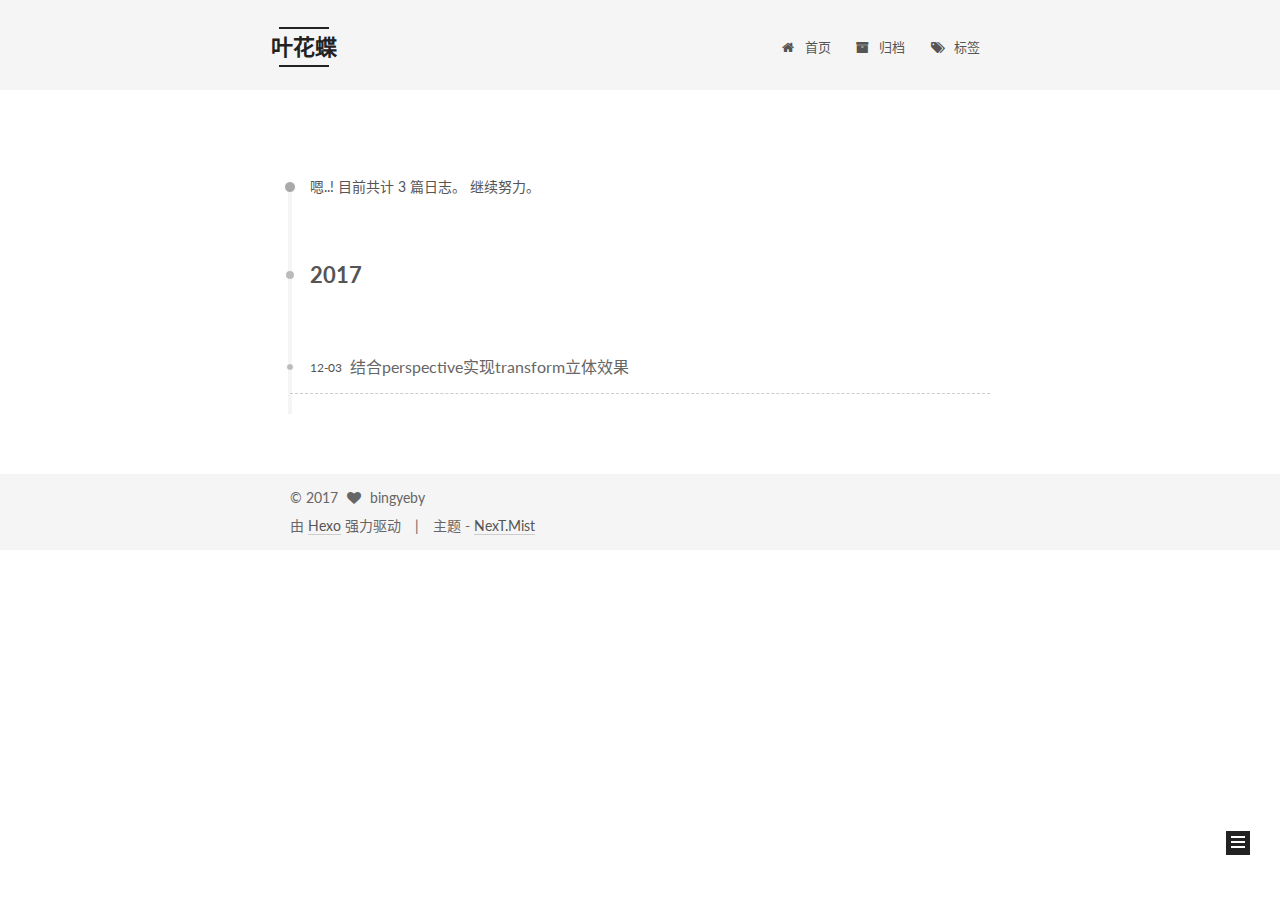
<file: archives/2017/12/index.html>
<!DOCTYPE html>




<html class="theme-next mist" lang="zh-CN">
<head>
  <meta charset="UTF-8"/>
<meta http-equiv="X-UA-Compatible" content="IE=edge" />
<meta name="viewport" content="width=device-width, initial-scale=1, maximum-scale=1"/>
<meta name="theme-color" content="#222">









<meta http-equiv="Cache-Control" content="no-transform" />
<meta http-equiv="Cache-Control" content="no-siteapp" />















  
  
  <link href="/lib/fancybox/source/jquery.fancybox.css?v=2.1.5" rel="stylesheet" type="text/css" />




  
  
  
  

  
    
    
  

  

  

  

  

  
    
    
    <link href="//fonts.googleapis.com/css?family=Lato:300,300italic,400,400italic,700,700italic&subset=latin,latin-ext" rel="stylesheet" type="text/css">
  






<link href="/lib/font-awesome/css/font-awesome.min.css?v=4.6.2" rel="stylesheet" type="text/css" />

<link href="/css/main.css?v=5.1.2" rel="stylesheet" type="text/css" />


  <meta name="keywords" content="Hexo, NexT" />








  <link rel="shortcut icon" type="image/x-icon" href="/favicon.ico?v=5.1.2" />






<meta property="og:type" content="website">
<meta property="og:title" content="叶花蝶">
<meta property="og:url" content="http://yoursite.com/archives/2017/12/index.html">
<meta property="og:site_name" content="叶花蝶">
<meta property="og:locale" content="zh-CN">
<meta name="twitter:card" content="summary">
<meta name="twitter:title" content="叶花蝶">



<script type="text/javascript" id="hexo.configurations">
  var NexT = window.NexT || {};
  var CONFIG = {
    root: '/',
    scheme: 'Mist',
    sidebar: {"position":"left","display":"post","offset":12,"offset_float":12,"b2t":false,"scrollpercent":false,"onmobile":false},
    fancybox: true,
    tabs: true,
    motion: false,
    duoshuo: {
      userId: '0',
      author: '博主'
    },
    algolia: {
      applicationID: '',
      apiKey: '',
      indexName: '',
      hits: {"per_page":10},
      labels: {"input_placeholder":"Search for Posts","hits_empty":"We didn't find any results for the search: ${query}","hits_stats":"${hits} results found in ${time} ms"}
    }
  };
</script>



  <link rel="canonical" href="http://yoursite.com/archives/2017/12/"/>





  <title>归档 | 叶花蝶</title>
  








</head>

<body itemscope itemtype="http://schema.org/WebPage" lang="zh-CN">

  
  
    
  

  <div class="container sidebar-position-left  page-archive  ">
    <div class="headband"></div>

    <header id="header" class="header" itemscope itemtype="http://schema.org/WPHeader">
      <div class="header-inner"><div class="site-brand-wrapper">
  <div class="site-meta ">
    

    <div class="custom-logo-site-title">
      <a href="/"  class="brand" rel="start">
        <span class="logo-line-before"><i></i></span>
        <span class="site-title">叶花蝶</span>
        <span class="logo-line-after"><i></i></span>
      </a>
    </div>
      
        <p class="site-subtitle">一叶一花一蝴蝶</p>
      
  </div>

  <div class="site-nav-toggle">
    <button>
      <span class="btn-bar"></span>
      <span class="btn-bar"></span>
      <span class="btn-bar"></span>
    </button>
  </div>
</div>

<nav class="site-nav">
  

  
    <ul id="menu" class="menu">
      
        
        <li class="menu-item menu-item-home">
          <a href="/" rel="section">
            
              <i class="menu-item-icon fa fa-fw fa-home"></i> <br />
            
            首页
          </a>
        </li>
      
        
        <li class="menu-item menu-item-archives">
          <a href="/archives/" rel="section">
            
              <i class="menu-item-icon fa fa-fw fa-archive"></i> <br />
            
            归档
          </a>
        </li>
      
        
        <li class="menu-item menu-item-tags">
          <a href="/tags/" rel="section">
            
              <i class="menu-item-icon fa fa-fw fa-tags"></i> <br />
            
            标签
          </a>
        </li>
      

      
    </ul>
  

  
</nav>


 </div>
    </header>

    <main id="main" class="main">
      <div class="main-inner">
        <div class="content-wrap">
          <div id="content" class="content">
            

  
  
  
  <div class="post-block archive">
    <div id="posts" class="posts-collapse">
      <span class="archive-move-on"></span>

      <span class="archive-page-counter">
        
        
        
          
        
        嗯..! 目前共计 3 篇日志。 继续努力。
      </span>

      

        
        
        

        
          
          <div class="collection-title">
            <h2 class="archive-year motion-element" id="archive-year-2017">2017</h2>
          </div>
        
        

        

  <article class="post post-type-normal" itemscope itemtype="http://schema.org/Article">
    <header class="post-header">

      <h2 class="post-title">
        
            <a class="post-title-link" href="/2017/12/03/perspective-mini-start/" itemprop="url">
              
                <span itemprop="name">结合perspective实现transform立体效果</span>
              
            </a>
        
      </h2>

      <div class="post-meta">
        <time class="post-time" itemprop="dateCreated"
              datetime="2017-12-03T18:31:48+08:00"
              content="2017-12-03" >
          12-03
        </time>
      </div>

    </header>
  </article>



      

    </div>
  </div>
  
  
  

  



          </div>
          


          

        </div>
        
          
  
  <div class="sidebar-toggle">
    <div class="sidebar-toggle-line-wrap">
      <span class="sidebar-toggle-line sidebar-toggle-line-first"></span>
      <span class="sidebar-toggle-line sidebar-toggle-line-middle"></span>
      <span class="sidebar-toggle-line sidebar-toggle-line-last"></span>
    </div>
  </div>

  <aside id="sidebar" class="sidebar">
    
    <div class="sidebar-inner">

      

      

      <section class="site-overview sidebar-panel sidebar-panel-active">
        <div class="site-author motion-element" itemprop="author" itemscope itemtype="http://schema.org/Person">
          <img class="site-author-image" itemprop="image"
               src="/images/avatar.gif"
               alt="bingyeby" />
          <p class="site-author-name" itemprop="name">bingyeby</p>
           
              <p class="site-description motion-element" itemprop="description"></p>
          
        </div>
        <nav class="site-state motion-element">

          
            <div class="site-state-item site-state-posts">
              <a href="/archives/">
                <span class="site-state-item-count">3</span>
                <span class="site-state-item-name">日志</span>
              </a>
            </div>
          

          

          

        </nav>

        

        <div class="links-of-author motion-element">
          
        </div>

        
        

        
        

        


      </section>

      

      

    </div>
  </aside>


        
      </div>
    </main>

    <footer id="footer" class="footer">
      <div class="footer-inner">
        <div class="copyright" >
  
  &copy; 
  <span itemprop="copyrightYear">2017</span>
  <span class="with-love">
    <i class="fa fa-heart"></i>
  </span>
  <span class="author" itemprop="copyrightHolder">bingyeby</span>
</div>


<div class="powered-by">
  由 <a class="theme-link" href="https://hexo.io">Hexo</a> 强力驱动
</div>

<div class="theme-info">
  主题 -
  <a class="theme-link" href="https://github.com/iissnan/hexo-theme-next">
    NexT.Mist
  </a>
</div>


        







        
      </div>
    </footer>

    
      <div class="back-to-top">
        <i class="fa fa-arrow-up"></i>
        
      </div>
    

  </div>

  

<script type="text/javascript">
  if (Object.prototype.toString.call(window.Promise) !== '[object Function]') {
    window.Promise = null;
  }
</script>









  












  
  <script type="text/javascript" src="/lib/jquery/index.js?v=2.1.3"></script>

  
  <script type="text/javascript" src="/lib/fastclick/lib/fastclick.min.js?v=1.0.6"></script>

  
  <script type="text/javascript" src="/lib/jquery_lazyload/jquery.lazyload.js?v=1.9.7"></script>

  
  <script type="text/javascript" src="/lib/velocity/velocity.min.js?v=1.2.1"></script>

  
  <script type="text/javascript" src="/lib/velocity/velocity.ui.min.js?v=1.2.1"></script>

  
  <script type="text/javascript" src="/lib/fancybox/source/jquery.fancybox.pack.js?v=2.1.5"></script>


  


  <script type="text/javascript" src="/js/src/utils.js?v=5.1.2"></script>

  <script type="text/javascript" src="/js/src/motion.js?v=5.1.2"></script>



  
  

  
  


  


  <script type="text/javascript" src="/js/src/bootstrap.js?v=5.1.2"></script>



  


  




	





  





  






  





  

  

  

  

  

  

</body>
</html>
</file>
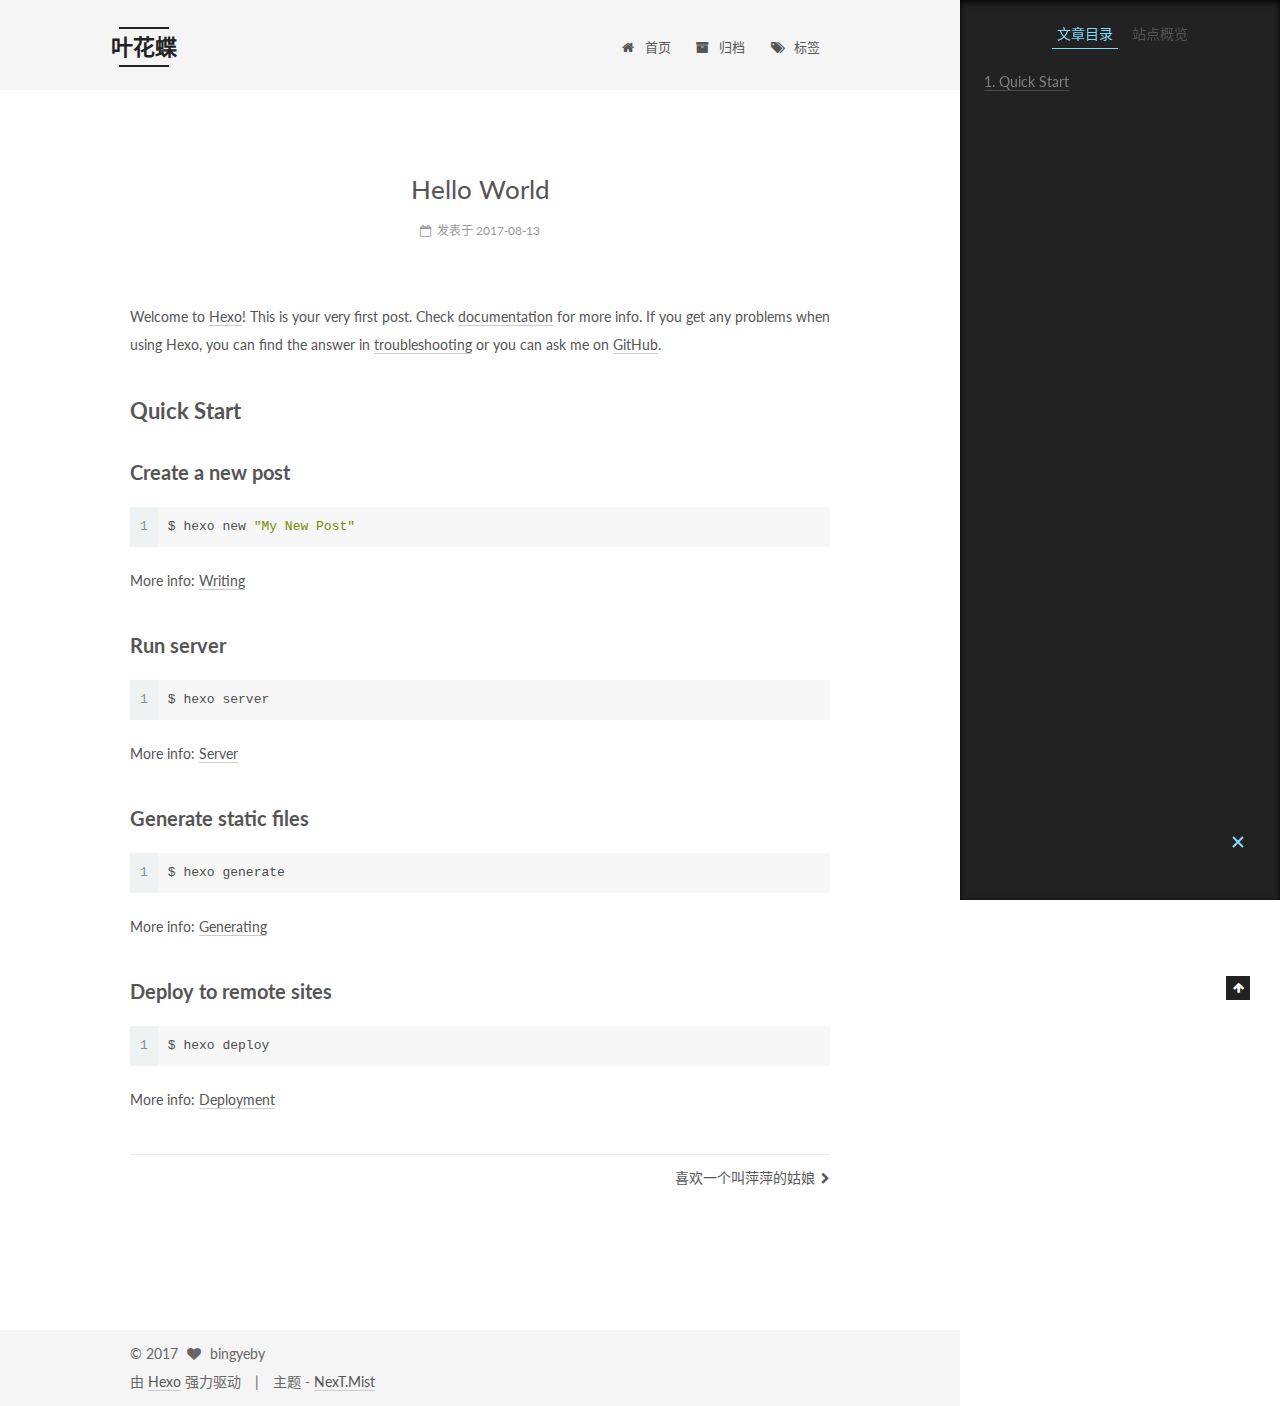
<file: 2017/08/13/hello-world/index.html>
<!DOCTYPE html>




<html class="theme-next mist" lang="zh-CN">
<head>
  <meta charset="UTF-8"/>
<meta http-equiv="X-UA-Compatible" content="IE=edge" />
<meta name="viewport" content="width=device-width, initial-scale=1, maximum-scale=1"/>
<meta name="theme-color" content="#222">









<meta http-equiv="Cache-Control" content="no-transform" />
<meta http-equiv="Cache-Control" content="no-siteapp" />















  
  
  <link href="/lib/fancybox/source/jquery.fancybox.css?v=2.1.5" rel="stylesheet" type="text/css" />




  
  
  
  

  
    
    
  

  

  

  

  

  
    
    
    <link href="//fonts.googleapis.com/css?family=Lato:300,300italic,400,400italic,700,700italic&subset=latin,latin-ext" rel="stylesheet" type="text/css">
  






<link href="/lib/font-awesome/css/font-awesome.min.css?v=4.6.2" rel="stylesheet" type="text/css" />

<link href="/css/main.css?v=5.1.2" rel="stylesheet" type="text/css" />


  <meta name="keywords" content="Hexo, NexT" />








  <link rel="shortcut icon" type="image/x-icon" href="/favicon.ico?v=5.1.2" />






<meta name="description" content="Welcome to Hexo! This is your very first post. Check documentation for more info. If you get any problems when using Hexo, you can find the answer in troubleshooting or you can ask me on GitHub. Quick">
<meta property="og:type" content="article">
<meta property="og:title" content="Hello World">
<meta property="og:url" content="http://yoursite.com/2017/08/13/hello-world/index.html">
<meta property="og:site_name" content="叶花蝶">
<meta property="og:description" content="Welcome to Hexo! This is your very first post. Check documentation for more info. If you get any problems when using Hexo, you can find the answer in troubleshooting or you can ask me on GitHub. Quick">
<meta property="og:locale" content="zh-CN">
<meta property="og:updated_time" content="2017-08-13T08:08:21.529Z">
<meta name="twitter:card" content="summary">
<meta name="twitter:title" content="Hello World">
<meta name="twitter:description" content="Welcome to Hexo! This is your very first post. Check documentation for more info. If you get any problems when using Hexo, you can find the answer in troubleshooting or you can ask me on GitHub. Quick">



<script type="text/javascript" id="hexo.configurations">
  var NexT = window.NexT || {};
  var CONFIG = {
    root: '/',
    scheme: 'Mist',
    sidebar: {"position":"left","display":"post","offset":12,"offset_float":12,"b2t":false,"scrollpercent":false,"onmobile":false},
    fancybox: true,
    tabs: true,
    motion: false,
    duoshuo: {
      userId: '0',
      author: '博主'
    },
    algolia: {
      applicationID: '',
      apiKey: '',
      indexName: '',
      hits: {"per_page":10},
      labels: {"input_placeholder":"Search for Posts","hits_empty":"We didn't find any results for the search: ${query}","hits_stats":"${hits} results found in ${time} ms"}
    }
  };
</script>



  <link rel="canonical" href="http://yoursite.com/2017/08/13/hello-world/"/>





  <title>Hello World | 叶花蝶</title>
  








</head>

<body itemscope itemtype="http://schema.org/WebPage" lang="zh-CN">

  
  
    
  

  <div class="container sidebar-position-left page-post-detail ">
    <div class="headband"></div>

    <header id="header" class="header" itemscope itemtype="http://schema.org/WPHeader">
      <div class="header-inner"><div class="site-brand-wrapper">
  <div class="site-meta ">
    

    <div class="custom-logo-site-title">
      <a href="/"  class="brand" rel="start">
        <span class="logo-line-before"><i></i></span>
        <span class="site-title">叶花蝶</span>
        <span class="logo-line-after"><i></i></span>
      </a>
    </div>
      
        <p class="site-subtitle">一叶一花一蝴蝶</p>
      
  </div>

  <div class="site-nav-toggle">
    <button>
      <span class="btn-bar"></span>
      <span class="btn-bar"></span>
      <span class="btn-bar"></span>
    </button>
  </div>
</div>

<nav class="site-nav">
  

  
    <ul id="menu" class="menu">
      
        
        <li class="menu-item menu-item-home">
          <a href="/" rel="section">
            
              <i class="menu-item-icon fa fa-fw fa-home"></i> <br />
            
            首页
          </a>
        </li>
      
        
        <li class="menu-item menu-item-archives">
          <a href="/archives/" rel="section">
            
              <i class="menu-item-icon fa fa-fw fa-archive"></i> <br />
            
            归档
          </a>
        </li>
      
        
        <li class="menu-item menu-item-tags">
          <a href="/tags/" rel="section">
            
              <i class="menu-item-icon fa fa-fw fa-tags"></i> <br />
            
            标签
          </a>
        </li>
      

      
    </ul>
  

  
</nav>


 </div>
    </header>

    <main id="main" class="main">
      <div class="main-inner">
        <div class="content-wrap">
          <div id="content" class="content">
            

  <div id="posts" class="posts-expand">
    

  

  
  
  

  <article class="post post-type-normal" itemscope itemtype="http://schema.org/Article">
  
  
  
  <div class="post-block">
    <link itemprop="mainEntityOfPage" href="http://yoursite.com/2017/08/13/hello-world/">

    <span hidden itemprop="author" itemscope itemtype="http://schema.org/Person">
      <meta itemprop="name" content="bingyeby">
      <meta itemprop="description" content="">
      <meta itemprop="image" content="/images/avatar.gif">
    </span>

    <span hidden itemprop="publisher" itemscope itemtype="http://schema.org/Organization">
      <meta itemprop="name" content="叶花蝶">
    </span>

    
      <header class="post-header">

        
        
          <h1 class="post-title" itemprop="name headline">Hello World</h1>
        

        <div class="post-meta">
          <span class="post-time">
            
              <span class="post-meta-item-icon">
                <i class="fa fa-calendar-o"></i>
              </span>
              
                <span class="post-meta-item-text">发表于</span>
              
              <time title="创建于" itemprop="dateCreated datePublished" datetime="2017-08-13T16:08:21+08:00">
                2017-08-13
              </time>
            

            

            
          </span>

          

          
            
          

          
          

          

          

          

        </div>
      </header>
    

    
    
    
    <div class="post-body" itemprop="articleBody">

      
      

      
        <p>Welcome to <a href="https://hexo.io/" target="_blank" rel="external">Hexo</a>! This is your very first post. Check <a href="https://hexo.io/docs/" target="_blank" rel="external">documentation</a> for more info. If you get any problems when using Hexo, you can find the answer in <a href="https://hexo.io/docs/troubleshooting.html" target="_blank" rel="external">troubleshooting</a> or you can ask me on <a href="https://github.com/hexojs/hexo/issues" target="_blank" rel="external">GitHub</a>.</p>
<h2 id="Quick-Start"><a href="#Quick-Start" class="headerlink" title="Quick Start"></a>Quick Start</h2><h3 id="Create-a-new-post"><a href="#Create-a-new-post" class="headerlink" title="Create a new post"></a>Create a new post</h3><figure class="highlight bash"><table><tr><td class="gutter"><pre><div class="line">1</div></pre></td><td class="code"><pre><div class="line">$ hexo new <span class="string">"My New Post"</span></div></pre></td></tr></table></figure>
<p>More info: <a href="https://hexo.io/docs/writing.html" target="_blank" rel="external">Writing</a></p>
<h3 id="Run-server"><a href="#Run-server" class="headerlink" title="Run server"></a>Run server</h3><figure class="highlight bash"><table><tr><td class="gutter"><pre><div class="line">1</div></pre></td><td class="code"><pre><div class="line">$ hexo server</div></pre></td></tr></table></figure>
<p>More info: <a href="https://hexo.io/docs/server.html" target="_blank" rel="external">Server</a></p>
<h3 id="Generate-static-files"><a href="#Generate-static-files" class="headerlink" title="Generate static files"></a>Generate static files</h3><figure class="highlight bash"><table><tr><td class="gutter"><pre><div class="line">1</div></pre></td><td class="code"><pre><div class="line">$ hexo generate</div></pre></td></tr></table></figure>
<p>More info: <a href="https://hexo.io/docs/generating.html" target="_blank" rel="external">Generating</a></p>
<h3 id="Deploy-to-remote-sites"><a href="#Deploy-to-remote-sites" class="headerlink" title="Deploy to remote sites"></a>Deploy to remote sites</h3><figure class="highlight bash"><table><tr><td class="gutter"><pre><div class="line">1</div></pre></td><td class="code"><pre><div class="line">$ hexo deploy</div></pre></td></tr></table></figure>
<p>More info: <a href="https://hexo.io/docs/deployment.html" target="_blank" rel="external">Deployment</a></p>

      
    </div>
    
    
    

    

    

    

    <footer class="post-footer">
      

      
      
      

      
        <div class="post-nav">
          <div class="post-nav-next post-nav-item">
            
          </div>

          <span class="post-nav-divider"></span>

          <div class="post-nav-prev post-nav-item">
            
              <a href="/2017/08/13/post-name/" rel="prev" title="喜欢一个叫萍萍的姑娘">
                喜欢一个叫萍萍的姑娘 <i class="fa fa-chevron-right"></i>
              </a>
            
          </div>
        </div>
      

      
      
    </footer>
  </div>
  
  
  
  </article>



    <div class="post-spread">
      
    </div>
  </div>


          </div>
          


          
  <div class="comments" id="comments">
    
  </div>


        </div>
        
          
  
  <div class="sidebar-toggle">
    <div class="sidebar-toggle-line-wrap">
      <span class="sidebar-toggle-line sidebar-toggle-line-first"></span>
      <span class="sidebar-toggle-line sidebar-toggle-line-middle"></span>
      <span class="sidebar-toggle-line sidebar-toggle-line-last"></span>
    </div>
  </div>

  <aside id="sidebar" class="sidebar">
    
    <div class="sidebar-inner">

      

      
        <ul class="sidebar-nav motion-element">
          <li class="sidebar-nav-toc sidebar-nav-active" data-target="post-toc-wrap" >
            文章目录
          </li>
          <li class="sidebar-nav-overview" data-target="site-overview">
            站点概览
          </li>
        </ul>
      

      <section class="site-overview sidebar-panel">
        <div class="site-author motion-element" itemprop="author" itemscope itemtype="http://schema.org/Person">
          <img class="site-author-image" itemprop="image"
               src="/images/avatar.gif"
               alt="bingyeby" />
          <p class="site-author-name" itemprop="name">bingyeby</p>
           
              <p class="site-description motion-element" itemprop="description"></p>
          
        </div>
        <nav class="site-state motion-element">

          
            <div class="site-state-item site-state-posts">
              <a href="/archives/">
                <span class="site-state-item-count">3</span>
                <span class="site-state-item-name">日志</span>
              </a>
            </div>
          

          

          

        </nav>

        

        <div class="links-of-author motion-element">
          
        </div>

        
        

        
        

        


      </section>

      
      <!--noindex-->
        <section class="post-toc-wrap motion-element sidebar-panel sidebar-panel-active">
          <div class="post-toc">

            
              
            

            
              <div class="post-toc-content"><ol class="nav"><li class="nav-item nav-level-2"><a class="nav-link" href="#Quick-Start"><span class="nav-number">1.</span> <span class="nav-text">Quick Start</span></a><ol class="nav-child"><li class="nav-item nav-level-3"><a class="nav-link" href="#Create-a-new-post"><span class="nav-number">1.1.</span> <span class="nav-text">Create a new post</span></a></li><li class="nav-item nav-level-3"><a class="nav-link" href="#Run-server"><span class="nav-number">1.2.</span> <span class="nav-text">Run server</span></a></li><li class="nav-item nav-level-3"><a class="nav-link" href="#Generate-static-files"><span class="nav-number">1.3.</span> <span class="nav-text">Generate static files</span></a></li><li class="nav-item nav-level-3"><a class="nav-link" href="#Deploy-to-remote-sites"><span class="nav-number">1.4.</span> <span class="nav-text">Deploy to remote sites</span></a></li></ol></li></ol></div>
            

          </div>
        </section>
      <!--/noindex-->
      

      

    </div>
  </aside>


        
      </div>
    </main>

    <footer id="footer" class="footer">
      <div class="footer-inner">
        <div class="copyright" >
  
  &copy; 
  <span itemprop="copyrightYear">2017</span>
  <span class="with-love">
    <i class="fa fa-heart"></i>
  </span>
  <span class="author" itemprop="copyrightHolder">bingyeby</span>
</div>


<div class="powered-by">
  由 <a class="theme-link" href="https://hexo.io">Hexo</a> 强力驱动
</div>

<div class="theme-info">
  主题 -
  <a class="theme-link" href="https://github.com/iissnan/hexo-theme-next">
    NexT.Mist
  </a>
</div>


        







        
      </div>
    </footer>

    
      <div class="back-to-top">
        <i class="fa fa-arrow-up"></i>
        
      </div>
    

  </div>

  

<script type="text/javascript">
  if (Object.prototype.toString.call(window.Promise) !== '[object Function]') {
    window.Promise = null;
  }
</script>









  












  
  <script type="text/javascript" src="/lib/jquery/index.js?v=2.1.3"></script>

  
  <script type="text/javascript" src="/lib/fastclick/lib/fastclick.min.js?v=1.0.6"></script>

  
  <script type="text/javascript" src="/lib/jquery_lazyload/jquery.lazyload.js?v=1.9.7"></script>

  
  <script type="text/javascript" src="/lib/velocity/velocity.min.js?v=1.2.1"></script>

  
  <script type="text/javascript" src="/lib/velocity/velocity.ui.min.js?v=1.2.1"></script>

  
  <script type="text/javascript" src="/lib/fancybox/source/jquery.fancybox.pack.js?v=2.1.5"></script>


  


  <script type="text/javascript" src="/js/src/utils.js?v=5.1.2"></script>

  <script type="text/javascript" src="/js/src/motion.js?v=5.1.2"></script>



  
  

  
  <script type="text/javascript" src="/js/src/scrollspy.js?v=5.1.2"></script>
<script type="text/javascript" src="/js/src/post-details.js?v=5.1.2"></script>



  


  <script type="text/javascript" src="/js/src/bootstrap.js?v=5.1.2"></script>



  


  




	





  





  






  





  

  

  

  

  

  

</body>
</html>
</file>
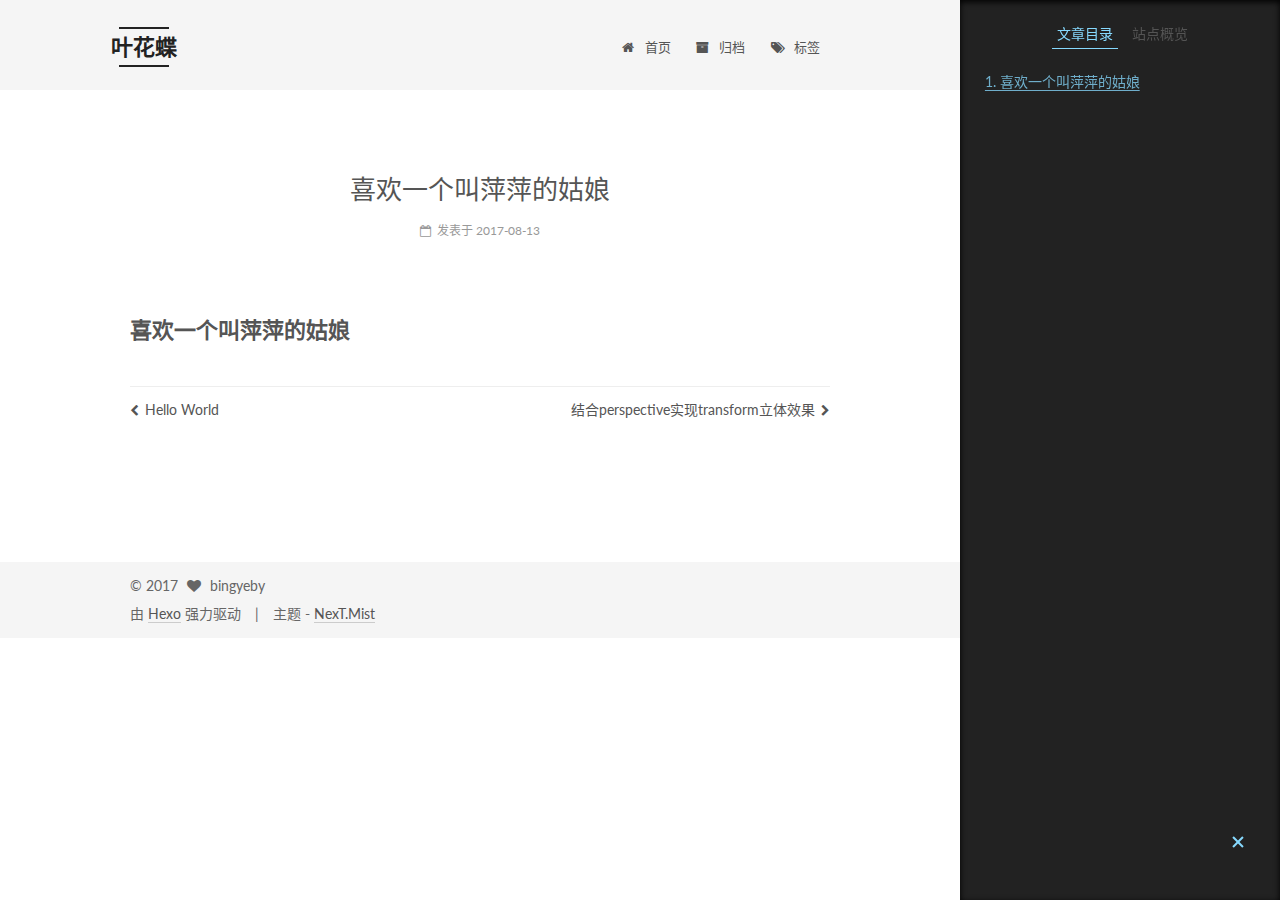
<file: 2017/08/13/post-name/index.html>
<!DOCTYPE html>




<html class="theme-next mist" lang="zh-CN">
<head>
  <meta charset="UTF-8"/>
<meta http-equiv="X-UA-Compatible" content="IE=edge" />
<meta name="viewport" content="width=device-width, initial-scale=1, maximum-scale=1"/>
<meta name="theme-color" content="#222">









<meta http-equiv="Cache-Control" content="no-transform" />
<meta http-equiv="Cache-Control" content="no-siteapp" />















  
  
  <link href="/lib/fancybox/source/jquery.fancybox.css?v=2.1.5" rel="stylesheet" type="text/css" />




  
  
  
  

  
    
    
  

  

  

  

  

  
    
    
    <link href="//fonts.googleapis.com/css?family=Lato:300,300italic,400,400italic,700,700italic&subset=latin,latin-ext" rel="stylesheet" type="text/css">
  






<link href="/lib/font-awesome/css/font-awesome.min.css?v=4.6.2" rel="stylesheet" type="text/css" />

<link href="/css/main.css?v=5.1.2" rel="stylesheet" type="text/css" />


  <meta name="keywords" content="Hexo, NexT" />








  <link rel="shortcut icon" type="image/x-icon" href="/favicon.ico?v=5.1.2" />






<meta name="description" content="喜欢一个叫萍萍的姑娘">
<meta property="og:type" content="article">
<meta property="og:title" content="喜欢一个叫萍萍的姑娘">
<meta property="og:url" content="http://yoursite.com/2017/08/13/post-name/index.html">
<meta property="og:site_name" content="叶花蝶">
<meta property="og:description" content="喜欢一个叫萍萍的姑娘">
<meta property="og:locale" content="zh-CN">
<meta property="og:updated_time" content="2017-08-13T11:25:07.097Z">
<meta name="twitter:card" content="summary">
<meta name="twitter:title" content="喜欢一个叫萍萍的姑娘">
<meta name="twitter:description" content="喜欢一个叫萍萍的姑娘">



<script type="text/javascript" id="hexo.configurations">
  var NexT = window.NexT || {};
  var CONFIG = {
    root: '/',
    scheme: 'Mist',
    sidebar: {"position":"left","display":"post","offset":12,"offset_float":12,"b2t":false,"scrollpercent":false,"onmobile":false},
    fancybox: true,
    tabs: true,
    motion: false,
    duoshuo: {
      userId: '0',
      author: '博主'
    },
    algolia: {
      applicationID: '',
      apiKey: '',
      indexName: '',
      hits: {"per_page":10},
      labels: {"input_placeholder":"Search for Posts","hits_empty":"We didn't find any results for the search: ${query}","hits_stats":"${hits} results found in ${time} ms"}
    }
  };
</script>



  <link rel="canonical" href="http://yoursite.com/2017/08/13/post-name/"/>





  <title>喜欢一个叫萍萍的姑娘 | 叶花蝶</title>
  








</head>

<body itemscope itemtype="http://schema.org/WebPage" lang="zh-CN">

  
  
    
  

  <div class="container sidebar-position-left page-post-detail ">
    <div class="headband"></div>

    <header id="header" class="header" itemscope itemtype="http://schema.org/WPHeader">
      <div class="header-inner"><div class="site-brand-wrapper">
  <div class="site-meta ">
    

    <div class="custom-logo-site-title">
      <a href="/"  class="brand" rel="start">
        <span class="logo-line-before"><i></i></span>
        <span class="site-title">叶花蝶</span>
        <span class="logo-line-after"><i></i></span>
      </a>
    </div>
      
        <p class="site-subtitle">一叶一花一蝴蝶</p>
      
  </div>

  <div class="site-nav-toggle">
    <button>
      <span class="btn-bar"></span>
      <span class="btn-bar"></span>
      <span class="btn-bar"></span>
    </button>
  </div>
</div>

<nav class="site-nav">
  

  
    <ul id="menu" class="menu">
      
        
        <li class="menu-item menu-item-home">
          <a href="/" rel="section">
            
              <i class="menu-item-icon fa fa-fw fa-home"></i> <br />
            
            首页
          </a>
        </li>
      
        
        <li class="menu-item menu-item-archives">
          <a href="/archives/" rel="section">
            
              <i class="menu-item-icon fa fa-fw fa-archive"></i> <br />
            
            归档
          </a>
        </li>
      
        
        <li class="menu-item menu-item-tags">
          <a href="/tags/" rel="section">
            
              <i class="menu-item-icon fa fa-fw fa-tags"></i> <br />
            
            标签
          </a>
        </li>
      

      
    </ul>
  

  
</nav>


 </div>
    </header>

    <main id="main" class="main">
      <div class="main-inner">
        <div class="content-wrap">
          <div id="content" class="content">
            

  <div id="posts" class="posts-expand">
    

  

  
  
  

  <article class="post post-type-normal" itemscope itemtype="http://schema.org/Article">
  
  
  
  <div class="post-block">
    <link itemprop="mainEntityOfPage" href="http://yoursite.com/2017/08/13/post-name/">

    <span hidden itemprop="author" itemscope itemtype="http://schema.org/Person">
      <meta itemprop="name" content="bingyeby">
      <meta itemprop="description" content="">
      <meta itemprop="image" content="/images/avatar.gif">
    </span>

    <span hidden itemprop="publisher" itemscope itemtype="http://schema.org/Organization">
      <meta itemprop="name" content="叶花蝶">
    </span>

    
      <header class="post-header">

        
        
          <h1 class="post-title" itemprop="name headline">喜欢一个叫萍萍的姑娘</h1>
        

        <div class="post-meta">
          <span class="post-time">
            
              <span class="post-meta-item-icon">
                <i class="fa fa-calendar-o"></i>
              </span>
              
                <span class="post-meta-item-text">发表于</span>
              
              <time title="创建于" itemprop="dateCreated datePublished" datetime="2017-08-13T16:16:21+08:00">
                2017-08-13
              </time>
            

            

            
          </span>

          

          
            
          

          
          

          

          

          

        </div>
      </header>
    

    
    
    
    <div class="post-body" itemprop="articleBody">

      
      

      
        <h2 id="喜欢一个叫萍萍的姑娘"><a href="#喜欢一个叫萍萍的姑娘" class="headerlink" title="喜欢一个叫萍萍的姑娘"></a>喜欢一个叫萍萍的姑娘</h2>
      
    </div>
    
    
    

    

    

    

    <footer class="post-footer">
      

      
      
      

      
        <div class="post-nav">
          <div class="post-nav-next post-nav-item">
            
              <a href="/2017/08/13/hello-world/" rel="next" title="Hello World">
                <i class="fa fa-chevron-left"></i> Hello World
              </a>
            
          </div>

          <span class="post-nav-divider"></span>

          <div class="post-nav-prev post-nav-item">
            
              <a href="/2017/12/03/perspective-mini-start/" rel="prev" title="结合perspective实现transform立体效果">
                结合perspective实现transform立体效果 <i class="fa fa-chevron-right"></i>
              </a>
            
          </div>
        </div>
      

      
      
    </footer>
  </div>
  
  
  
  </article>



    <div class="post-spread">
      
    </div>
  </div>


          </div>
          


          
  <div class="comments" id="comments">
    
  </div>


        </div>
        
          
  
  <div class="sidebar-toggle">
    <div class="sidebar-toggle-line-wrap">
      <span class="sidebar-toggle-line sidebar-toggle-line-first"></span>
      <span class="sidebar-toggle-line sidebar-toggle-line-middle"></span>
      <span class="sidebar-toggle-line sidebar-toggle-line-last"></span>
    </div>
  </div>

  <aside id="sidebar" class="sidebar">
    
    <div class="sidebar-inner">

      

      
        <ul class="sidebar-nav motion-element">
          <li class="sidebar-nav-toc sidebar-nav-active" data-target="post-toc-wrap" >
            文章目录
          </li>
          <li class="sidebar-nav-overview" data-target="site-overview">
            站点概览
          </li>
        </ul>
      

      <section class="site-overview sidebar-panel">
        <div class="site-author motion-element" itemprop="author" itemscope itemtype="http://schema.org/Person">
          <img class="site-author-image" itemprop="image"
               src="/images/avatar.gif"
               alt="bingyeby" />
          <p class="site-author-name" itemprop="name">bingyeby</p>
           
              <p class="site-description motion-element" itemprop="description"></p>
          
        </div>
        <nav class="site-state motion-element">

          
            <div class="site-state-item site-state-posts">
              <a href="/archives/">
                <span class="site-state-item-count">3</span>
                <span class="site-state-item-name">日志</span>
              </a>
            </div>
          

          

          

        </nav>

        

        <div class="links-of-author motion-element">
          
        </div>

        
        

        
        

        


      </section>

      
      <!--noindex-->
        <section class="post-toc-wrap motion-element sidebar-panel sidebar-panel-active">
          <div class="post-toc">

            
              
            

            
              <div class="post-toc-content"><ol class="nav"><li class="nav-item nav-level-2"><a class="nav-link" href="#喜欢一个叫萍萍的姑娘"><span class="nav-number">1.</span> <span class="nav-text">喜欢一个叫萍萍的姑娘</span></a></li></ol></div>
            

          </div>
        </section>
      <!--/noindex-->
      

      

    </div>
  </aside>


        
      </div>
    </main>

    <footer id="footer" class="footer">
      <div class="footer-inner">
        <div class="copyright" >
  
  &copy; 
  <span itemprop="copyrightYear">2017</span>
  <span class="with-love">
    <i class="fa fa-heart"></i>
  </span>
  <span class="author" itemprop="copyrightHolder">bingyeby</span>
</div>


<div class="powered-by">
  由 <a class="theme-link" href="https://hexo.io">Hexo</a> 强力驱动
</div>

<div class="theme-info">
  主题 -
  <a class="theme-link" href="https://github.com/iissnan/hexo-theme-next">
    NexT.Mist
  </a>
</div>


        







        
      </div>
    </footer>

    
      <div class="back-to-top">
        <i class="fa fa-arrow-up"></i>
        
      </div>
    

  </div>

  

<script type="text/javascript">
  if (Object.prototype.toString.call(window.Promise) !== '[object Function]') {
    window.Promise = null;
  }
</script>









  












  
  <script type="text/javascript" src="/lib/jquery/index.js?v=2.1.3"></script>

  
  <script type="text/javascript" src="/lib/fastclick/lib/fastclick.min.js?v=1.0.6"></script>

  
  <script type="text/javascript" src="/lib/jquery_lazyload/jquery.lazyload.js?v=1.9.7"></script>

  
  <script type="text/javascript" src="/lib/velocity/velocity.min.js?v=1.2.1"></script>

  
  <script type="text/javascript" src="/lib/velocity/velocity.ui.min.js?v=1.2.1"></script>

  
  <script type="text/javascript" src="/lib/fancybox/source/jquery.fancybox.pack.js?v=2.1.5"></script>


  


  <script type="text/javascript" src="/js/src/utils.js?v=5.1.2"></script>

  <script type="text/javascript" src="/js/src/motion.js?v=5.1.2"></script>



  
  

  
  <script type="text/javascript" src="/js/src/scrollspy.js?v=5.1.2"></script>
<script type="text/javascript" src="/js/src/post-details.js?v=5.1.2"></script>



  


  <script type="text/javascript" src="/js/src/bootstrap.js?v=5.1.2"></script>



  


  




	





  





  






  





  

  

  

  

  

  

</body>
</html>
</file>
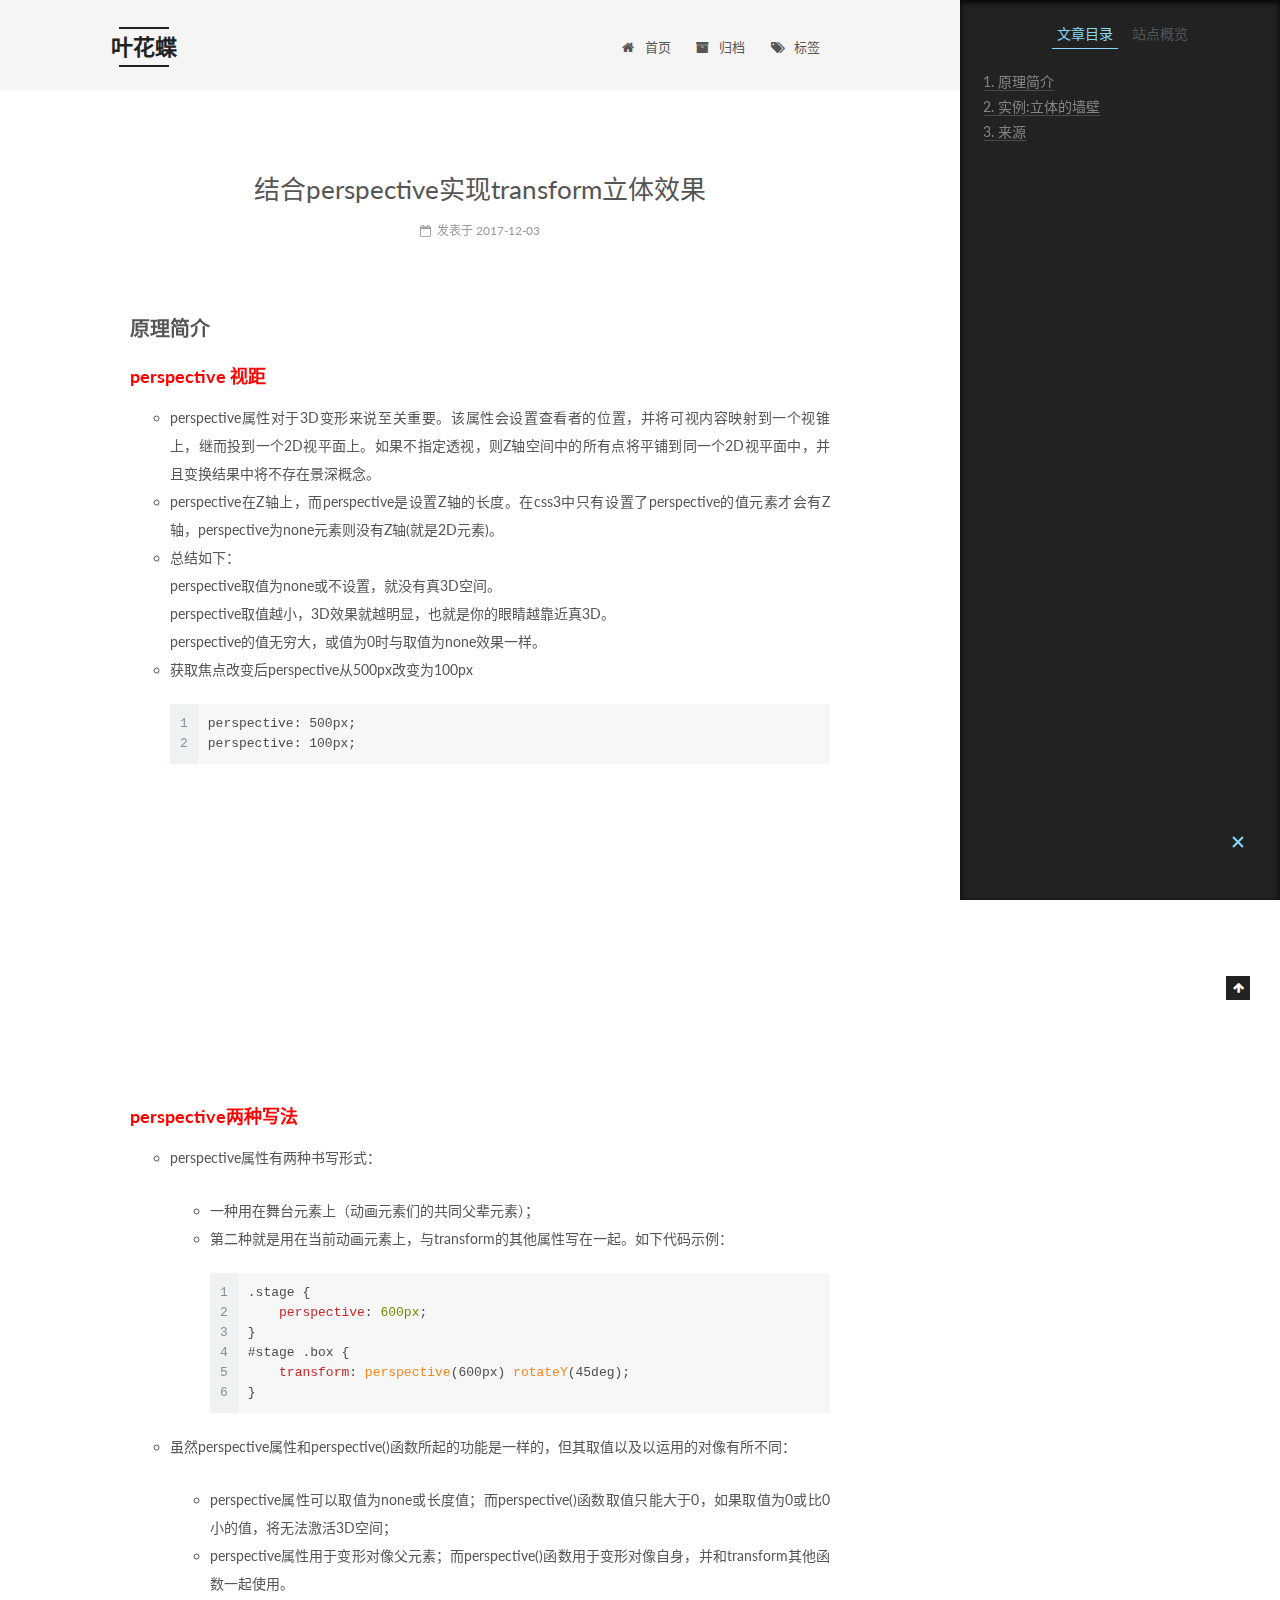
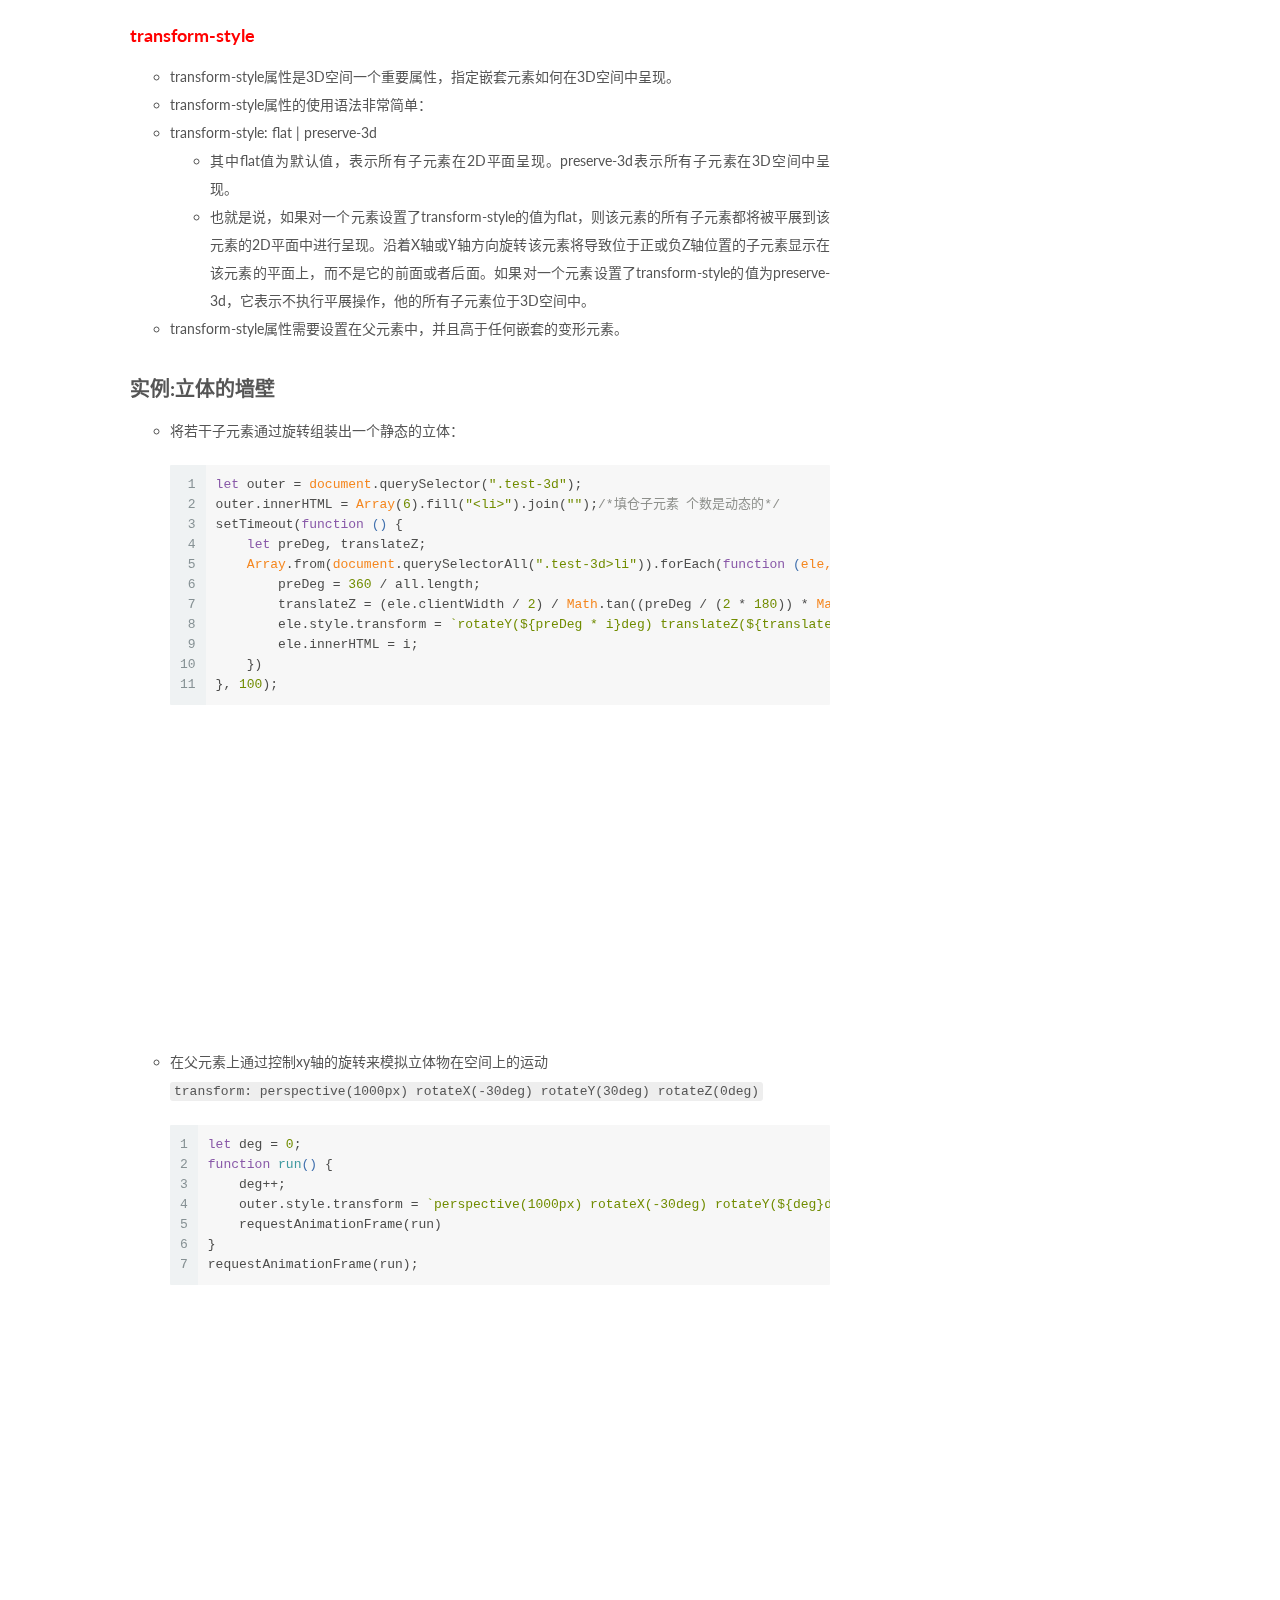
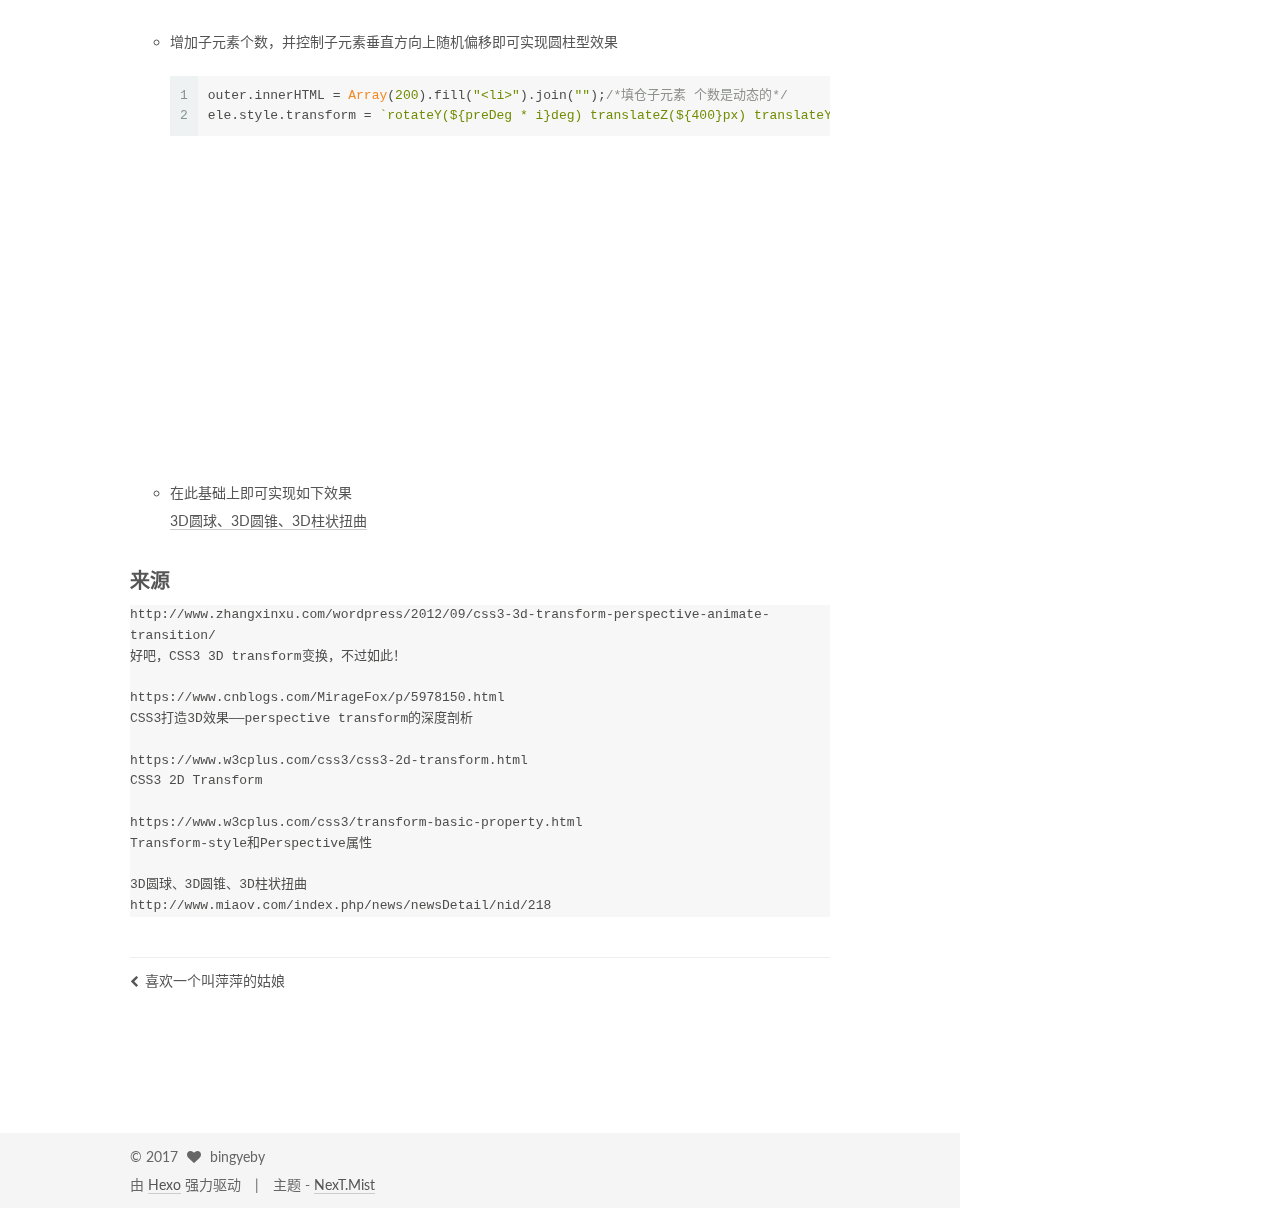
<file: 2017/12/03/perspective-mini-start/index.html>
<!DOCTYPE html>




<html class="theme-next mist" lang="zh-CN">
<head>
  <meta charset="UTF-8"/>
<meta http-equiv="X-UA-Compatible" content="IE=edge" />
<meta name="viewport" content="width=device-width, initial-scale=1, maximum-scale=1"/>
<meta name="theme-color" content="#222">









<meta http-equiv="Cache-Control" content="no-transform" />
<meta http-equiv="Cache-Control" content="no-siteapp" />















  
  
  <link href="/lib/fancybox/source/jquery.fancybox.css?v=2.1.5" rel="stylesheet" type="text/css" />




  
  
  
  

  
    
    
  

  

  

  

  

  
    
    
    <link href="//fonts.googleapis.com/css?family=Lato:300,300italic,400,400italic,700,700italic&subset=latin,latin-ext" rel="stylesheet" type="text/css">
  






<link href="/lib/font-awesome/css/font-awesome.min.css?v=4.6.2" rel="stylesheet" type="text/css" />

<link href="/css/main.css?v=5.1.2" rel="stylesheet" type="text/css" />


  <meta name="keywords" content="Hexo, NexT" />








  <link rel="shortcut icon" type="image/x-icon" href="/favicon.ico?v=5.1.2" />






<meta name="description" content="原理简介perspective 视距 perspective属性对于3D变形来说至关重要。该属性会设置查看者的位置，并将可视内容映射到一个视锥上，继而投到一个2D视平面上。如果不指定透视，则Z轴空间中的所有点将平铺到同一个2D视平面中，并且变换结果中将不存在景深概念。 perspective在Z轴上，而perspective是设置Z轴的长度。在css3中只有设置了perspective的值元素才会">
<meta property="og:type" content="article">
<meta property="og:title" content="结合perspective实现transform立体效果">
<meta property="og:url" content="http://yoursite.com/2017/12/03/perspective-mini-start/index.html">
<meta property="og:site_name" content="叶花蝶">
<meta property="og:description" content="原理简介perspective 视距 perspective属性对于3D变形来说至关重要。该属性会设置查看者的位置，并将可视内容映射到一个视锥上，继而投到一个2D视平面上。如果不指定透视，则Z轴空间中的所有点将平铺到同一个2D视平面中，并且变换结果中将不存在景深概念。 perspective在Z轴上，而perspective是设置Z轴的长度。在css3中只有设置了perspective的值元素才会">
<meta property="og:locale" content="zh-CN">
<meta property="og:updated_time" content="2017-12-03T16:54:48.155Z">
<meta name="twitter:card" content="summary">
<meta name="twitter:title" content="结合perspective实现transform立体效果">
<meta name="twitter:description" content="原理简介perspective 视距 perspective属性对于3D变形来说至关重要。该属性会设置查看者的位置，并将可视内容映射到一个视锥上，继而投到一个2D视平面上。如果不指定透视，则Z轴空间中的所有点将平铺到同一个2D视平面中，并且变换结果中将不存在景深概念。 perspective在Z轴上，而perspective是设置Z轴的长度。在css3中只有设置了perspective的值元素才会">



<script type="text/javascript" id="hexo.configurations">
  var NexT = window.NexT || {};
  var CONFIG = {
    root: '/',
    scheme: 'Mist',
    sidebar: {"position":"left","display":"post","offset":12,"offset_float":12,"b2t":false,"scrollpercent":false,"onmobile":false},
    fancybox: true,
    tabs: true,
    motion: false,
    duoshuo: {
      userId: '0',
      author: '博主'
    },
    algolia: {
      applicationID: '',
      apiKey: '',
      indexName: '',
      hits: {"per_page":10},
      labels: {"input_placeholder":"Search for Posts","hits_empty":"We didn't find any results for the search: ${query}","hits_stats":"${hits} results found in ${time} ms"}
    }
  };
</script>



  <link rel="canonical" href="http://yoursite.com/2017/12/03/perspective-mini-start/"/>





  <title>结合perspective实现transform立体效果 | 叶花蝶</title>
  








</head>

<body itemscope itemtype="http://schema.org/WebPage" lang="zh-CN">

  
  
    
  

  <div class="container sidebar-position-left page-post-detail ">
    <div class="headband"></div>

    <header id="header" class="header" itemscope itemtype="http://schema.org/WPHeader">
      <div class="header-inner"><div class="site-brand-wrapper">
  <div class="site-meta ">
    

    <div class="custom-logo-site-title">
      <a href="/"  class="brand" rel="start">
        <span class="logo-line-before"><i></i></span>
        <span class="site-title">叶花蝶</span>
        <span class="logo-line-after"><i></i></span>
      </a>
    </div>
      
        <p class="site-subtitle">一叶一花一蝴蝶</p>
      
  </div>

  <div class="site-nav-toggle">
    <button>
      <span class="btn-bar"></span>
      <span class="btn-bar"></span>
      <span class="btn-bar"></span>
    </button>
  </div>
</div>

<nav class="site-nav">
  

  
    <ul id="menu" class="menu">
      
        
        <li class="menu-item menu-item-home">
          <a href="/" rel="section">
            
              <i class="menu-item-icon fa fa-fw fa-home"></i> <br />
            
            首页
          </a>
        </li>
      
        
        <li class="menu-item menu-item-archives">
          <a href="/archives/" rel="section">
            
              <i class="menu-item-icon fa fa-fw fa-archive"></i> <br />
            
            归档
          </a>
        </li>
      
        
        <li class="menu-item menu-item-tags">
          <a href="/tags/" rel="section">
            
              <i class="menu-item-icon fa fa-fw fa-tags"></i> <br />
            
            标签
          </a>
        </li>
      

      
    </ul>
  

  
</nav>


 </div>
    </header>

    <main id="main" class="main">
      <div class="main-inner">
        <div class="content-wrap">
          <div id="content" class="content">
            

  <div id="posts" class="posts-expand">
    

  

  
  
  

  <article class="post post-type-normal" itemscope itemtype="http://schema.org/Article">
  
  
  
  <div class="post-block">
    <link itemprop="mainEntityOfPage" href="http://yoursite.com/2017/12/03/perspective-mini-start/">

    <span hidden itemprop="author" itemscope itemtype="http://schema.org/Person">
      <meta itemprop="name" content="bingyeby">
      <meta itemprop="description" content="">
      <meta itemprop="image" content="/images/avatar.gif">
    </span>

    <span hidden itemprop="publisher" itemscope itemtype="http://schema.org/Organization">
      <meta itemprop="name" content="叶花蝶">
    </span>

    
      <header class="post-header">

        
        
          <h1 class="post-title" itemprop="name headline">结合perspective实现transform立体效果</h1>
        

        <div class="post-meta">
          <span class="post-time">
            
              <span class="post-meta-item-icon">
                <i class="fa fa-calendar-o"></i>
              </span>
              
                <span class="post-meta-item-text">发表于</span>
              
              <time title="创建于" itemprop="dateCreated datePublished" datetime="2017-12-03T18:31:48+08:00">
                2017-12-03
              </time>
            

            

            
          </span>

          

          
            
          

          
          

          

          

          

        </div>
      </header>
    

    
    
    
    <div class="post-body" itemprop="articleBody">

      
      

      
        <h3 id="原理简介"><a href="#原理简介" class="headerlink" title="原理简介"></a>原理简介</h3><h4 id="perspective-视距"><a href="#perspective-视距" class="headerlink" title="perspective 视距"></a>perspective 视距</h4><ul>
<li>perspective属性对于3D变形来说至关重要。该属性会设置查看者的位置，并将可视内容映射到一个视锥上，继而投到一个2D视平面上。如果不指定透视，则Z轴空间中的所有点将平铺到同一个2D视平面中，并且变换结果中将不存在景深概念。</li>
<li>perspective在Z轴上，而perspective是设置Z轴的长度。在css3中只有设置了perspective的值元素才会有Z轴，perspective为none元素则没有Z轴(就是2D元素)。</li>
<li>总结如下：<br>  perspective取值为none或不设置，就没有真3D空间。<br>  perspective取值越小，3D效果就越明显，也就是你的眼睛越靠近真3D。<br>  perspective的值无穷大，或值为0时与取值为none效果一样。</li>
<li>获取焦点改变后perspective从500px改变为100px<figure class="highlight plain"><table><tr><td class="gutter"><pre><div class="line">1</div><div class="line">2</div></pre></td><td class="code"><pre><div class="line">perspective: 500px;</div><div class="line">perspective: 100px;</div></pre></td></tr></table></figure>
</li>
</ul>
<iframe width="100%" height="300" src="//jsrun.net/5niKp/embedded/all/light/" allowfullscreen="allowfullscreen" frameborder="0"></iframe>

<h4 id="perspective两种写法"><a href="#perspective两种写法" class="headerlink" title="perspective两种写法"></a>perspective两种写法</h4><ul>
<li><p>perspective属性有两种书写形式：</p>
<ul>
<li>一种用在舞台元素上（动画元素们的共同父辈元素）；</li>
<li>第二种就是用在当前动画元素上，与transform的其他属性写在一起。如下代码示例：<figure class="highlight css"><table><tr><td class="gutter"><pre><div class="line">1</div><div class="line">2</div><div class="line">3</div><div class="line">4</div><div class="line">5</div><div class="line">6</div></pre></td><td class="code"><pre><div class="line"><span class="selector-class">.stage</span> &#123;</div><div class="line">    <span class="attribute">perspective</span>: <span class="number">600px</span>;</div><div class="line">&#125;</div><div class="line"><span class="selector-id">#stage</span> <span class="selector-class">.box</span> &#123;</div><div class="line">    <span class="attribute">transform</span>: <span class="built_in">perspective</span>(600px) <span class="built_in">rotateY</span>(45deg);</div><div class="line">&#125;</div></pre></td></tr></table></figure>
</li>
</ul>
</li>
<li><p>虽然perspective属性和perspective()函数所起的功能是一样的，但其取值以及以运用的对像有所不同：</p>
<ul>
<li>perspective属性可以取值为none或长度值；而perspective()函数取值只能大于0，如果取值为0或比0小的值，将无法激活3D空间；</li>
<li>perspective属性用于变形对像父元素；而perspective()函数用于变形对像自身，并和transform其他函数一起使用。</li>
</ul>
</li>
</ul>
<h4 id="transform-style"><a href="#transform-style" class="headerlink" title="transform-style"></a>transform-style</h4><ul>
<li>transform-style属性是3D空间一个重要属性，指定嵌套元素如何在3D空间中呈现。</li>
<li>transform-style属性的使用语法非常简单：</li>
<li>transform-style: flat | preserve-3d<ul>
<li>其中flat值为默认值，表示所有子元素在2D平面呈现。preserve-3d表示所有子元素在3D空间中呈现。</li>
<li>也就是说，如果对一个元素设置了transform-style的值为flat，则该元素的所有子元素都将被平展到该元素的2D平面中进行呈现。沿着X轴或Y轴方向旋转该元素将导致位于正或负Z轴位置的子元素显示在该元素的平面上，而不是它的前面或者后面。如果对一个元素设置了transform-style的值为preserve-3d，它表示不执行平展操作，他的所有子元素位于3D空间中。</li>
</ul>
</li>
<li>transform-style属性需要设置在父元素中，并且高于任何嵌套的变形元素。</li>
</ul>
<h3 id="实例-立体的墙壁"><a href="#实例-立体的墙壁" class="headerlink" title="实例:立体的墙壁"></a>实例:立体的墙壁</h3><ul>
<li>将若干子元素通过旋转组装出一个静态的立体：<figure class="highlight js"><table><tr><td class="gutter"><pre><div class="line">1</div><div class="line">2</div><div class="line">3</div><div class="line">4</div><div class="line">5</div><div class="line">6</div><div class="line">7</div><div class="line">8</div><div class="line">9</div><div class="line">10</div><div class="line">11</div></pre></td><td class="code"><pre><div class="line"><span class="keyword">let</span> outer = <span class="built_in">document</span>.querySelector(<span class="string">".test-3d"</span>);</div><div class="line">outer.innerHTML = <span class="built_in">Array</span>(<span class="number">6</span>).fill(<span class="string">"&lt;li&gt;"</span>).join(<span class="string">""</span>);<span class="comment">/*填仓子元素 个数是动态的*/</span></div><div class="line">setTimeout(<span class="function"><span class="keyword">function</span> (<span class="params"></span>) </span>&#123;</div><div class="line">    <span class="keyword">let</span> preDeg, translateZ;</div><div class="line">    <span class="built_in">Array</span>.from(<span class="built_in">document</span>.querySelectorAll(<span class="string">".test-3d&gt;li"</span>)).forEach(<span class="function"><span class="keyword">function</span> (<span class="params">ele, i, all</span>) </span>&#123;</div><div class="line">        preDeg = <span class="number">360</span> / all.length;</div><div class="line">        translateZ = (ele.clientWidth / <span class="number">2</span>) / <span class="built_in">Math</span>.tan((preDeg / (<span class="number">2</span> * <span class="number">180</span>)) * <span class="built_in">Math</span>.PI);</div><div class="line">        ele.style.transform = <span class="string">`rotateY(<span class="subst">$&#123;preDeg * i&#125;</span>deg) translateZ(<span class="subst">$&#123;translateZ * <span class="number">1.5</span>&#125;</span>px)`</span>;</div><div class="line">        ele.innerHTML = i;</div><div class="line">    &#125;)</div><div class="line">&#125;, <span class="number">100</span>);</div></pre></td></tr></table></figure>
</li>
</ul>
<iframe width="100%" height="300" src="//jsrun.net/HniKp/embedded/all/light/" allowfullscreen="allowfullscreen" frameborder="0"></iframe>

<ul>
<li>在父元素上通过控制xy轴的旋转来模拟立体物在空间上的运动<br><code>transform: perspective(1000px) rotateX(-30deg) rotateY(30deg) rotateZ(0deg)</code><figure class="highlight js"><table><tr><td class="gutter"><pre><div class="line">1</div><div class="line">2</div><div class="line">3</div><div class="line">4</div><div class="line">5</div><div class="line">6</div><div class="line">7</div></pre></td><td class="code"><pre><div class="line"><span class="keyword">let</span> deg = <span class="number">0</span>;</div><div class="line"><span class="function"><span class="keyword">function</span> <span class="title">run</span>(<span class="params"></span>) </span>&#123;</div><div class="line">    deg++;</div><div class="line">    outer.style.transform = <span class="string">`perspective(1000px) rotateX(-30deg) rotateY(<span class="subst">$&#123;deg&#125;</span>deg) rotateZ(0deg)`</span>;</div><div class="line">    requestAnimationFrame(run)</div><div class="line">&#125;</div><div class="line">requestAnimationFrame(run);</div></pre></td></tr></table></figure>
</li>
</ul>
<iframe width="100%" height="300" src="//jsrun.net/GniKp/embedded/all/light/" allowfullscreen="allowfullscreen" frameborder="0"></iframe>

<ul>
<li>增加子元素个数，并控制子元素垂直方向上随机偏移即可实现圆柱型效果<figure class="highlight js"><table><tr><td class="gutter"><pre><div class="line">1</div><div class="line">2</div></pre></td><td class="code"><pre><div class="line">outer.innerHTML = <span class="built_in">Array</span>(<span class="number">200</span>).fill(<span class="string">"&lt;li&gt;"</span>).join(<span class="string">""</span>);<span class="comment">/*填仓子元素 个数是动态的*/</span></div><div class="line">ele.style.transform = <span class="string">`rotateY(<span class="subst">$&#123;preDeg * i&#125;</span>deg) translateZ(<span class="subst">$&#123;<span class="number">400</span>&#125;</span>px) translateY(<span class="subst">$&#123;<span class="built_in">Math</span>.random()*<span class="number">1000</span>&#125;</span>px)`</span>;</div></pre></td></tr></table></figure>
</li>
</ul>
<iframe width="100%" height="300" src="//jsrun.net/CniKp/embedded/all/light/" allowfullscreen="allowfullscreen" frameborder="0"></iframe>

<ul>
<li>在此基础上即可实现如下效果<br>  <a href="http://2013.miaov.com/miaov_demo/3dLable2015/" target="_blank" rel="external">3D圆球、3D圆锥、3D柱状扭曲</a></li>
</ul>
<h3 id="来源"><a href="#来源" class="headerlink" title="来源"></a>来源</h3><pre><code>http://www.zhangxinxu.com/wordpress/2012/09/css3-3d-transform-perspective-animate-transition/
好吧，CSS3 3D transform变换，不过如此！

https://www.cnblogs.com/MirageFox/p/5978150.html
CSS3打造3D效果——perspective transform的深度剖析

https://www.w3cplus.com/css3/css3-2d-transform.html
CSS3 2D Transform

https://www.w3cplus.com/css3/transform-basic-property.html
Transform-style和Perspective属性

3D圆球、3D圆锥、3D柱状扭曲
http://www.miaov.com/index.php/news/newsDetail/nid/218
</code></pre>
      
    </div>
    
    
    

    

    

    

    <footer class="post-footer">
      

      
      
      

      
        <div class="post-nav">
          <div class="post-nav-next post-nav-item">
            
              <a href="/2017/08/13/post-name/" rel="next" title="喜欢一个叫萍萍的姑娘">
                <i class="fa fa-chevron-left"></i> 喜欢一个叫萍萍的姑娘
              </a>
            
          </div>

          <span class="post-nav-divider"></span>

          <div class="post-nav-prev post-nav-item">
            
          </div>
        </div>
      

      
      
    </footer>
  </div>
  
  
  
  </article>



    <div class="post-spread">
      
    </div>
  </div>


          </div>
          


          
  <div class="comments" id="comments">
    
  </div>


        </div>
        
          
  
  <div class="sidebar-toggle">
    <div class="sidebar-toggle-line-wrap">
      <span class="sidebar-toggle-line sidebar-toggle-line-first"></span>
      <span class="sidebar-toggle-line sidebar-toggle-line-middle"></span>
      <span class="sidebar-toggle-line sidebar-toggle-line-last"></span>
    </div>
  </div>

  <aside id="sidebar" class="sidebar">
    
    <div class="sidebar-inner">

      

      
        <ul class="sidebar-nav motion-element">
          <li class="sidebar-nav-toc sidebar-nav-active" data-target="post-toc-wrap" >
            文章目录
          </li>
          <li class="sidebar-nav-overview" data-target="site-overview">
            站点概览
          </li>
        </ul>
      

      <section class="site-overview sidebar-panel">
        <div class="site-author motion-element" itemprop="author" itemscope itemtype="http://schema.org/Person">
          <img class="site-author-image" itemprop="image"
               src="/images/avatar.gif"
               alt="bingyeby" />
          <p class="site-author-name" itemprop="name">bingyeby</p>
           
              <p class="site-description motion-element" itemprop="description"></p>
          
        </div>
        <nav class="site-state motion-element">

          
            <div class="site-state-item site-state-posts">
              <a href="/archives/">
                <span class="site-state-item-count">3</span>
                <span class="site-state-item-name">日志</span>
              </a>
            </div>
          

          

          

        </nav>

        

        <div class="links-of-author motion-element">
          
        </div>

        
        

        
        

        


      </section>

      
      <!--noindex-->
        <section class="post-toc-wrap motion-element sidebar-panel sidebar-panel-active">
          <div class="post-toc">

            
              
            

            
              <div class="post-toc-content"><ol class="nav"><li class="nav-item nav-level-3"><a class="nav-link" href="#原理简介"><span class="nav-number">1.</span> <span class="nav-text">原理简介</span></a><ol class="nav-child"><li class="nav-item nav-level-4"><a class="nav-link" href="#perspective-视距"><span class="nav-number">1.1.</span> <span class="nav-text">perspective 视距</span></a></li><li class="nav-item nav-level-4"><a class="nav-link" href="#perspective两种写法"><span class="nav-number">1.2.</span> <span class="nav-text">perspective两种写法</span></a></li><li class="nav-item nav-level-4"><a class="nav-link" href="#transform-style"><span class="nav-number">1.3.</span> <span class="nav-text">transform-style</span></a></li></ol></li><li class="nav-item nav-level-3"><a class="nav-link" href="#实例-立体的墙壁"><span class="nav-number">2.</span> <span class="nav-text">实例:立体的墙壁</span></a></li><li class="nav-item nav-level-3"><a class="nav-link" href="#来源"><span class="nav-number">3.</span> <span class="nav-text">来源</span></a></li></ol></div>
            

          </div>
        </section>
      <!--/noindex-->
      

      

    </div>
  </aside>


        
      </div>
    </main>

    <footer id="footer" class="footer">
      <div class="footer-inner">
        <div class="copyright" >
  
  &copy; 
  <span itemprop="copyrightYear">2017</span>
  <span class="with-love">
    <i class="fa fa-heart"></i>
  </span>
  <span class="author" itemprop="copyrightHolder">bingyeby</span>
</div>


<div class="powered-by">
  由 <a class="theme-link" href="https://hexo.io">Hexo</a> 强力驱动
</div>

<div class="theme-info">
  主题 -
  <a class="theme-link" href="https://github.com/iissnan/hexo-theme-next">
    NexT.Mist
  </a>
</div>


        







        
      </div>
    </footer>

    
      <div class="back-to-top">
        <i class="fa fa-arrow-up"></i>
        
      </div>
    

  </div>

  

<script type="text/javascript">
  if (Object.prototype.toString.call(window.Promise) !== '[object Function]') {
    window.Promise = null;
  }
</script>









  












  
  <script type="text/javascript" src="/lib/jquery/index.js?v=2.1.3"></script>

  
  <script type="text/javascript" src="/lib/fastclick/lib/fastclick.min.js?v=1.0.6"></script>

  
  <script type="text/javascript" src="/lib/jquery_lazyload/jquery.lazyload.js?v=1.9.7"></script>

  
  <script type="text/javascript" src="/lib/velocity/velocity.min.js?v=1.2.1"></script>

  
  <script type="text/javascript" src="/lib/velocity/velocity.ui.min.js?v=1.2.1"></script>

  
  <script type="text/javascript" src="/lib/fancybox/source/jquery.fancybox.pack.js?v=2.1.5"></script>


  


  <script type="text/javascript" src="/js/src/utils.js?v=5.1.2"></script>

  <script type="text/javascript" src="/js/src/motion.js?v=5.1.2"></script>



  
  

  
  <script type="text/javascript" src="/js/src/scrollspy.js?v=5.1.2"></script>
<script type="text/javascript" src="/js/src/post-details.js?v=5.1.2"></script>



  


  <script type="text/javascript" src="/js/src/bootstrap.js?v=5.1.2"></script>



  


  




	





  





  






  





  

  

  

  

  

  

</body>
</html>
</file>
<file: css/main.css>
/* normalize.css v3.0.2 | MIT License | git.io/normalize */
html {
  font-family: sans-serif; /* 1 */
  -ms-text-size-adjust: 100%; /* 2 */
  -webkit-text-size-adjust: 100%; /* 2 */
}
body {
  margin: 0;
}
article,
aside,
details,
figcaption,
figure,
footer,
header,
hgroup,
main,
menu,
nav,
section,
summary {
  display: block;
}
audio,
canvas,
progress,
video {
  display: inline-block; /* 1 */
  vertical-align: baseline; /* 2 */
}
audio:not([controls]) {
  display: none;
  height: 0;
}
[hidden],
template {
  display: none;
}
a {
  background-color: transparent;
}
a:active,
a:hover {
  outline: 0;
}
abbr[title] {
  border-bottom: 1px dotted;
}
b,
strong {
  font-weight: bold;
}
dfn {
  font-style: italic;
}
h1 {
  font-size: 2em;
  margin: 0.67em 0;
}
mark {
  background: #ff0;
  color: #000;
}
small {
  font-size: 80%;
}
sub,
sup {
  font-size: 75%;
  line-height: 0;
  position: relative;
  vertical-align: baseline;
}
sup {
  top: -0.5em;
}
sub {
  bottom: -0.25em;
}
img {
  border: 0;
}
svg:not(:root) {
  overflow: hidden;
}
figure {
  margin: 1em 40px;
}
hr {
  -moz-box-sizing: content-box;
  box-sizing: content-box;
  height: 0;
}
pre {
  overflow: auto;
}
code,
kbd,
pre,
samp {
  font-family: monospace, monospace;
  font-size: 1em;
}
button,
input,
optgroup,
select,
textarea {
  color: inherit; /* 1 */
  font: inherit; /* 2 */
  margin: 0; /* 3 */
}
button {
  overflow: visible;
}
button,
select {
  text-transform: none;
}
button,
html input[type="button"],
input[type="reset"],
input[type="submit"] {
  -webkit-appearance: button; /* 2 */
  cursor: pointer; /* 3 */
}
button[disabled],
html input[disabled] {
  cursor: default;
}
button::-moz-focus-inner,
input::-moz-focus-inner {
  border: 0;
  padding: 0;
}
input {
  line-height: normal;
}
input[type="checkbox"],
input[type="radio"] {
  box-sizing: border-box; /* 1 */
  padding: 0; /* 2 */
}
input[type="number"]::-webkit-inner-spin-button,
input[type="number"]::-webkit-outer-spin-button {
  height: auto;
}
input[type="search"] {
  -webkit-appearance: textfield; /* 1 */
  -moz-box-sizing: content-box;
  -webkit-box-sizing: content-box; /* 2 */
  box-sizing: content-box;
}
input[type="search"]::-webkit-search-cancel-button,
input[type="search"]::-webkit-search-decoration {
  -webkit-appearance: none;
}
fieldset {
  border: 1px solid #c0c0c0;
  margin: 0 2px;
  padding: 0.35em 0.625em 0.75em;
}
legend {
  border: 0; /* 1 */
  padding: 0; /* 2 */
}
textarea {
  overflow: auto;
}
optgroup {
  font-weight: bold;
}
table {
  border-collapse: collapse;
  border-spacing: 0;
}
td,
th {
  padding: 0;
}
::selection {
  background: #262a30;
  color: #fff;
}
body {
  position: relative;
  font-family: 'Lato', "PingFang SC", "Microsoft YaHei", sans-serif;
  font-size: 14px;
  line-height: 2;
  color: #555;
  background: #fff;
}
@media (max-width: 767px) {
  body {
    padding-right: 0 !important;
  }
}
@media (min-width: 768px) and (max-width: 991px) {
  body {
    padding-right: 0 !important;
  }
}
@media (min-width: 1600px) {
  body {
    font-size: 16px;
  }
}
h1,
h2,
h3,
h4,
h5,
h6 {
  margin: 0;
  padding: 0;
  font-weight: bold;
  line-height: 1.5;
  font-family: 'Lato', "PingFang SC", "Microsoft YaHei", sans-serif;
}
h2,
h3,
h4,
h5,
h6 {
  margin: 20px 0 15px;
}
h1 {
  font-size: 24px;
}
@media (max-width: 767px) {
  h1 {
    font-size: 20px;
  }
}
h2 {
  font-size: 22px;
}
@media (max-width: 767px) {
  h2 {
    font-size: 18px;
  }
}
h3 {
  font-size: 20px;
}
@media (max-width: 767px) {
  h3 {
    font-size: 16px;
  }
}
h4 {
  font-size: 18px;
}
@media (max-width: 767px) {
  h4 {
    font-size: 14px;
  }
}
h5 {
  font-size: 16px;
}
@media (max-width: 767px) {
  h5 {
    font-size: 12px;
  }
}
h6 {
  font-size: 14px;
}
@media (max-width: 767px) {
  h6 {
    font-size: 10px;
  }
}
p {
  margin: 0 0 20px 0;
}
a {
  color: #555;
  text-decoration: none;
  border-bottom: 1px solid #999;
  word-wrap: break-word;
}
a:hover {
  color: #222;
  border-bottom-color: #222;
}
blockquote {
  margin: 0;
  padding: 0;
}
img {
  display: block;
  margin: auto;
  max-width: 100%;
  height: auto;
}
hr {
  margin: 40px 0;
  height: 3px;
  border: none;
  background-color: #ddd;
  background-image: repeating-linear-gradient(-45deg, #fff, #fff 4px, transparent 4px, transparent 8px);
}
blockquote {
  padding: 0 15px;
  color: #666;
  border-left: 4px solid #ddd;
}
blockquote cite::before {
  content: "-";
  padding: 0 5px;
}
dt {
  font-weight: 700;
}
dd {
  margin: 0;
  padding: 0;
}
kbd {
  border: 1px solid #ccc;
  border-radius: 0.2em;
  box-shadow: 0.1em 0.1em 0.2em rgba(0,0,0,0.1);
  background-color: #f9f9f9;
  font-family: inherit;
  background-image: -webkit-linear-gradient(top, #eee, #fff, #eee);
  padding: 0.1em 0.3em;
  white-space: nowrap;
}
.text-left {
  text-align: left;
}
.text-center {
  text-align: center;
}
.text-right {
  text-align: right;
}
.text-justify {
  text-align: justify;
}
.text-nowrap {
  white-space: nowrap;
}
.text-lowercase {
  text-transform: lowercase;
}
.text-uppercase {
  text-transform: uppercase;
}
.text-capitalize {
  text-transform: capitalize;
}
.center-block {
  display: block;
  margin-left: auto;
  margin-right: auto;
}
.clearfix:before,
.clearfix:after {
  content: " ";
  display: table;
}
.clearfix:after {
  clear: both;
}
.pullquote {
  width: 45%;
}
.pullquote.left {
  float: left;
  margin-left: 5px;
  margin-right: 10px;
}
.pullquote.right {
  float: right;
  margin-left: 10px;
  margin-right: 5px;
}
.affix.affix.affix {
  position: fixed;
}
.translation {
  margin-top: -20px;
  font-size: 14px;
  color: #999;
}
.scrollbar-measure {
  width: 100px;
  height: 100px;
  overflow: scroll;
  position: absolute;
  top: -9999px;
}
.use-motion .motion-element {
  opacity: 0;
}
table {
  margin: 20px 0;
  width: 100%;
  border-collapse: collapse;
  border-spacing: 0;
  border: 1px solid #ddd;
  font-size: 14px;
  table-layout: fixed;
  word-wrap: break-all;
}
table>tbody>tr:nth-of-type(odd) {
  background-color: #f9f9f9;
}
table>tbody>tr:hover {
  background-color: #f5f5f5;
}
caption,
th,
td {
  padding: 8px;
  text-align: left;
  vertical-align: middle;
  font-weight: normal;
}
th,
td {
  border-bottom: 3px solid #ddd;
  border-right: 1px solid #eee;
}
th {
  padding-bottom: 10px;
  font-weight: 700;
}
td {
  border-bottom-width: 1px;
}
html,
body {
  height: 100%;
}
.container {
  position: relative;
  min-height: 100%;
}
.header-inner {
  margin: 0 auto;
  padding: 100px 0 70px;
  width: 700px;
}
@media (min-width: 1600px) {
  .container .header-inner {
    width: 900px;
  }
}
.main-inner {
  margin: 0 auto;
  width: 700px;
}
@media (min-width: 1600px) {
  .container .main-inner {
    width: 900px;
  }
}
.footer {
  width: 100%;
  min-height: 50px;
}
.footer-inner {
  box-sizing: border-box;
  margin: 20px auto;
  width: 700px;
}
@media (min-width: 1600px) {
  .container .footer-inner {
    width: 900px;
  }
}
pre,
.highlight {
  overflow: auto;
  margin: 20px 0;
  padding: 0;
  font-size: 13px;
  color: #4d4d4c;
  background: #f7f7f7;
  line-height: 1.6;
}
pre,
code {
  font-family: consolas, Menlo, "PingFang SC", "Microsoft YaHei", monospace;
}
code {
  padding: 2px 4px;
  word-wrap: break-word;
  color: #555;
  background: #eee;
  border-radius: 3px;
  font-size: 13px;
}
pre code {
  padding: 0;
  color: #4d4d4c;
  background: none;
  text-shadow: none;
}
.highlight {
  border-radius: 1px;
}
.highlight pre {
  border: none;
  margin: 0;
  padding: 10px 0;
}
.highlight table {
  margin: 0;
  width: auto;
  border: none;
}
.highlight td {
  border: none;
  padding: 0;
}
.highlight figcaption {
  font-size: 1em;
  color: #4d4d4c;
  line-height: 1em;
  margin-bottom: 1em;
}
.highlight figcaption:before,
.highlight figcaption:after {
  content: " ";
  display: table;
}
.highlight figcaption:after {
  clear: both;
}
.highlight figcaption a {
  float: right;
  color: #4d4d4c;
}
.highlight figcaption a:hover {
  border-bottom-color: #4d4d4c;
}
.highlight .gutter pre {
  padding-left: 10px;
  padding-right: 10px;
  color: #869194;
  text-align: right;
  background-color: #eff2f3;
}
.highlight .code pre {
  width: 100%;
  padding-left: 10px;
  padding-right: 10px;
  background-color: #f7f7f7;
}
.highlight .line {
  height: 20px;
}
.gutter {
  -webkit-user-select: none;
  -moz-user-select: none;
  -ms-user-select: none;
  user-select: none;
}
.gist table {
  width: auto;
}
.gist table td {
  border: none;
}
pre .deletion {
  background: #fdd;
}
pre .addition {
  background: #dfd;
}
pre .meta {
  color: #8959a8;
}
pre .comment {
  color: #8e908c;
}
pre .variable,
pre .attribute,
pre .tag,
pre .regexp,
pre .ruby .constant,
pre .xml .tag .title,
pre .xml .pi,
pre .xml .doctype,
pre .html .doctype,
pre .css .id,
pre .css .class,
pre .css .pseudo {
  color: #c82829;
}
pre .number,
pre .preprocessor,
pre .built_in,
pre .literal,
pre .params,
pre .constant,
pre .command {
  color: #f5871f;
}
pre .ruby .class .title,
pre .css .rules .attribute,
pre .string,
pre .value,
pre .inheritance,
pre .header,
pre .ruby .symbol,
pre .xml .cdata,
pre .special,
pre .number,
pre .formula {
  color: #718c00;
}
pre .title,
pre .css .hexcolor {
  color: #3e999f;
}
pre .function,
pre .python .decorator,
pre .python .title,
pre .ruby .function .title,
pre .ruby .title .keyword,
pre .perl .sub,
pre .javascript .title,
pre .coffeescript .title {
  color: #4271ae;
}
pre .keyword,
pre .javascript .function {
  color: #8959a8;
}
.full-image.full-image.full-image {
  border: none;
  max-width: 100%;
  width: auto;
  margin: 20px auto;
}
@media (min-width: 992px) {
  .full-image.full-image.full-image {
    max-width: none;
    width: 110%;
    margin: 25px -5%;
  }
}
.blockquote-center,
.page-home .post-type-quote blockquote,
.page-post-detail .post-type-quote blockquote {
  position: relative;
  margin: 40px 0;
  padding: 0;
  border-left: none;
  text-align: center;
}
.blockquote-center::before,
.page-home .post-type-quote blockquote::before,
.page-post-detail .post-type-quote blockquote::before,
.blockquote-center::after,
.page-home .post-type-quote blockquote::after,
.page-post-detail .post-type-quote blockquote::after {
  position: absolute;
  content: ' ';
  display: block;
  width: 100%;
  height: 24px;
  opacity: 0.2;
  background-repeat: no-repeat;
  background-position: 0 -6px;
  background-size: 22px 22px;
}
.blockquote-center::before,
.page-home .post-type-quote blockquote::before,
.page-post-detail .post-type-quote blockquote::before {
  top: -20px;
  background-image: url("../images/quote-l.svg");
  border-top: 1px solid #ccc;
}
.blockquote-center::after,
.page-home .post-type-quote blockquote::after,
.page-post-detail .post-type-quote blockquote::after {
  bottom: -20px;
  background-image: url("../images/quote-r.svg");
  border-bottom: 1px solid #ccc;
  background-position: 100% 8px;
}
.blockquote-center p,
.page-home .post-type-quote blockquote p,
.page-post-detail .post-type-quote blockquote p,
.blockquote-center div,
.page-home .post-type-quote blockquote div,
.page-post-detail .post-type-quote blockquote div {
  text-align: center;
}
.post .post-body .group-picture img {
  box-sizing: border-box;
  padding: 0 3px;
  border: none;
}
.post .group-picture-row {
  overflow: hidden;
  margin-top: 6px;
}
.post .group-picture-row:first-child {
  margin-top: 0;
}
.post .group-picture-column {
  float: left;
}
.page-post-detail .post-body .group-picture-column {
  float: none;
  margin-top: 10px;
  width: auto !important;
}
.page-post-detail .post-body .group-picture-column img {
  margin: 0 auto;
}
.page-archive .group-picture-container {
  overflow: hidden;
}
.page-archive .group-picture-row {
  float: left;
}
.page-archive .group-picture-row:first-child {
  margin-top: 6px;
}
.page-archive .group-picture-column {
  max-width: 150px;
  max-height: 150px;
}
.post-body .note {
  position: relative;
  padding: 15px;
  margin-bottom: 20px;
  border: 1px solid #eee;
  border-left-width: 5px;
  border-radius: 3px;
}
.post-body .note h2,
.post-body .note h3,
.post-body .note h4,
.post-body .note h5,
.post-body .note h6 {
  margin-top: 0;
  margin-bottom: 0;
  border-bottom: initial;
  padding-top: 0 !important;
}
.post-body .note p:first-child,
.post-body .note ul:first-child,
.post-body .note ol:first-child,
.post-body .note table:first-child,
.post-body .note pre:first-child,
.post-body .note blockquote:first-child {
  margin-top: 0;
}
.post-body .note p:last-child,
.post-body .note ul:last-child,
.post-body .note ol:last-child,
.post-body .note table:last-child,
.post-body .note pre:last-child,
.post-body .note blockquote:last-child {
  margin-bottom: 0;
}
.post-body .note.default {
  border-left-color: #777;
}
.post-body .note.default h2,
.post-body .note.default h3,
.post-body .note.default h4,
.post-body .note.default h5,
.post-body .note.default h6 {
  color: #777;
}
.post-body .note.primary {
  border-left-color: #6f42c1;
}
.post-body .note.primary h2,
.post-body .note.primary h3,
.post-body .note.primary h4,
.post-body .note.primary h5,
.post-body .note.primary h6 {
  color: #6f42c1;
}
.post-body .note.info {
  border-left-color: #428bca;
}
.post-body .note.info h2,
.post-body .note.info h3,
.post-body .note.info h4,
.post-body .note.info h5,
.post-body .note.info h6 {
  color: #428bca;
}
.post-body .note.success {
  border-left-color: #5cb85c;
}
.post-body .note.success h2,
.post-body .note.success h3,
.post-body .note.success h4,
.post-body .note.success h5,
.post-body .note.success h6 {
  color: #5cb85c;
}
.post-body .note.warning {
  border-left-color: #f0ad4e;
}
.post-body .note.warning h2,
.post-body .note.warning h3,
.post-body .note.warning h4,
.post-body .note.warning h5,
.post-body .note.warning h6 {
  color: #f0ad4e;
}
.post-body .note.danger {
  border-left-color: #d9534f;
}
.post-body .note.danger h2,
.post-body .note.danger h3,
.post-body .note.danger h4,
.post-body .note.danger h5,
.post-body .note.danger h6 {
  color: #d9534f;
}
.post-body .label {
  display: inline;
  padding: 0 2px;
  white-space: nowrap;
}
.post-body .label.default {
  background-color: #f0f0f0;
}
.post-body .label.primary {
  background-color: #efe6f7;
}
.post-body .label.info {
  background-color: #e5f2f8;
}
.post-body .label.success {
  background-color: #e7f4e9;
}
.post-body .label.warning {
  background-color: #fcf6e1;
}
.post-body .label.danger {
  background-color: #fae8eb;
}
.post-body .tabs {
  position: relative;
  display: block;
  margin-bottom: 20px;
  padding-top: 10px;
}
.post-body .tabs ul.nav-tabs {
  margin: 0;
  padding: 0;
  display: flex;
  margin-bottom: -1px;
}
@media (max-width: 413px) {
  .post-body .tabs ul.nav-tabs {
    display: block;
    margin-bottom: 5px;
  }
}
.post-body .tabs ul.nav-tabs li.tab {
  list-style-type: none !important;
  margin: 0 0.25em 0 0;
  border-top: 3px solid transparent;
  border-left: 1px solid transparent;
  border-right: 1px solid transparent;
}
@media (max-width: 413px) {
  .post-body .tabs ul.nav-tabs li.tab {
    margin: initial;
    border-top: 1px solid transparent;
    border-left: 3px solid transparent;
    border-right: 1px solid transparent;
    border-bottom: 1px solid transparent;
  }
}
.post-body .tabs ul.nav-tabs li.tab a {
  outline: 0;
  border-bottom: initial;
  display: block;
  line-height: 1.8em;
  padding: 0.25em 0.75em;
  transition-duration: 0.2s;
  transition-timing-function: ease-out;
  transition-delay: 0s;
}
.post-body .tabs ul.nav-tabs li.tab a i {
  width: 1.285714285714286em;
}
.post-body .tabs ul.nav-tabs li.tab.active {
  border-top: 3px solid #fc6423;
  border-left: 1px solid #ddd;
  border-right: 1px solid #ddd;
  background-color: #fff;
}
@media (max-width: 413px) {
  .post-body .tabs ul.nav-tabs li.tab.active {
    border-top: 1px solid #ddd;
    border-left: 3px solid #fc6423;
    border-right: 1px solid #ddd;
    border-bottom: 1px solid #ddd;
  }
}
.post-body .tabs ul.nav-tabs li.tab.active a {
  cursor: default;
  color: #555;
}
.post-body .tabs .tab-content {
  background-color: #fff;
}
.post-body .tabs .tab-content .tab-pane {
  border: 1px solid #ddd;
  padding: 20px 20px 0 20px;
}
.post-body .tabs .tab-content .tab-pane:not(.active) {
  display: none !important;
}
.post-body .tabs .tab-content .tab-pane.active {
  display: block !important;
}
.btn {
  display: inline-block;
  padding: 0 20px;
  font-size: 14px;
  color: #fff;
  background: #222;
  border: 2px solid #222;
  text-decoration: none;
  border-radius: 0;
  transition-property: background-color;
  transition-duration: 0.2s;
  transition-timing-function: ease-in-out;
  transition-delay: 0s;
}
.btn:hover,
.post-button .btn:hover {
  border-color: #222;
  color: #222;
  background: #fff;
}
.btn-bar {
  display: block;
  width: 22px;
  height: 2px;
  background: #555;
  border-radius: 1px;
}
.btn-bar+.btn-bar {
  margin-top: 4px;
}
.pagination {
  margin: 120px 0 40px;
  text-align: center;
  border-top: 1px solid #eee;
}
.page-number-basic,
.pagination .prev,
.pagination .next,
.pagination .page-number,
.pagination .space {
  display: inline-block;
  position: relative;
  top: -1px;
  margin: 0 10px;
  padding: 0 10px;
  line-height: 30px;
}
@media (max-width: 767px) {
  .page-number-basic,
  .pagination .prev,
  .pagination .next,
  .pagination .page-number,
  .pagination .space {
    margin: 0 5px;
  }
}
.pagination .prev,
.pagination .next,
.pagination .page-number {
  border-bottom: 0;
  border-top: 1px solid #eee;
  transition-property: border-color;
  transition-duration: 0.2s;
  transition-timing-function: ease-in-out;
  transition-delay: 0s;
}
.pagination .prev:hover,
.pagination .next:hover,
.pagination .page-number:hover {
  border-top-color: #222;
}
.pagination .space {
  padding: 0;
  margin: 0;
}
.pagination .prev {
  margin-left: 0;
}
.pagination .next {
  margin-right: 0;
}
.pagination .page-number.current {
  color: #fff;
  background: #ccc;
  border-top-color: #ccc;
}
@media (max-width: 767px) {
  .pagination {
    border-top: none;
  }
  .pagination .prev,
  .pagination .next,
  .pagination .page-number {
    margin-bottom: 10px;
    border-top: 0;
    border-bottom: 1px solid #eee;
  }
  .pagination .prev:hover,
  .pagination .next:hover,
  .pagination .page-number:hover {
    border-bottom-color: #222;
  }
}
.comments {
  margin: 60px 20px 0;
}
.tag-cloud {
  text-align: center;
}
.tag-cloud a {
  display: inline-block;
  margin: 10px;
}
.back-to-top {
  box-sizing: border-box;
  position: fixed;
  bottom: -100px;
  right: 30px;
  z-index: 1050;
  padding: 0 6px;
  width: 24px;
  background: #222;
  font-size: 12px;
  opacity: 1;
  color: #fff;
  cursor: pointer;
  text-align: center;
  -webkit-transform: translateZ(0);
  transition-property: bottom;
  transition-duration: 0.2s;
  transition-timing-function: ease-in-out;
  transition-delay: 0s;
}
@media (min-width: 768px) and (max-width: 991px) {
  .back-to-top {
    display: none !important;
  }
}
@media (max-width: 767px) {
  .back-to-top {
    display: none !important;
  }
}
.back-to-top.back-to-top-on {
  bottom: 19px;
}
.header {
  background: transparent;
}
.header-inner {
  position: relative;
}
.headband {
  height: 3px;
  background: #222;
}
.site-meta {
  margin: 0;
  text-align: left;
}
@media (max-width: 767px) {
  .site-meta {
    text-align: center;
  }
}
.brand {
  position: relative;
  display: inline-block;
  padding: 0 40px;
  color: #222;
  background: #222;
  border-bottom: none;
}
.brand:hover {
  color: #222;
}
.logo {
  display: inline-block;
  margin-right: 5px;
  line-height: 36px;
  vertical-align: top;
}
.site-title {
  display: inline-block;
  vertical-align: top;
  line-height: 36px;
  font-size: 20px;
  font-weight: normal;
  font-family: 'Lato', "PingFang SC", "Microsoft YaHei", sans-serif;
}
.site-subtitle {
  margin-top: 10px;
  font-size: 13px;
  color: #999;
}
.use-motion .brand {
  opacity: 0;
}
.use-motion .logo,
.use-motion .site-title,
.use-motion .site-subtitle {
  opacity: 0;
  position: relative;
  top: -10px;
}
.site-nav-toggle {
  display: none;
  position: absolute;
  top: 10px;
  left: 10px;
}
@media (max-width: 767px) {
  .site-nav-toggle {
    display: block;
  }
}
.site-nav-toggle button {
  margin-top: 2px;
  padding: 9px 10px;
  background: transparent;
  border: none;
}
@media (max-width: 767px) {
  .site-nav {
    display: none;
    margin: 0 -10px;
    padding: 0 10px;
    clear: both;
    border-top: 1px solid #ddd;
  }
}
@media (min-width: 768px) and (max-width: 991px) {
  .site-nav {
    display: block !important;
  }
}
@media (min-width: 992px) {
  .site-nav {
    display: block !important;
  }
}
.menu {
  margin-top: 20px;
  padding-left: 0;
  text-align: center;
}
.menu .menu-item {
  display: inline-block;
  margin: 0 10px;
  list-style: none;
}
@media screen and (max-width: 767px) {
  .menu .menu-item {
    margin-top: 10px;
  }
}
.menu .menu-item a {
  display: block;
  font-size: 13px;
  line-height: inherit;
  border-bottom: 1px solid transparent;
  transition-property: border-color;
  transition-duration: 0.2s;
  transition-timing-function: ease-in-out;
  transition-delay: 0s;
}
.menu .menu-item a:hover {
  border-bottom-color: #222;
}
.menu .menu-item .fa {
  margin-right: 5px;
}
.use-motion .menu-item {
  opacity: 0;
}
.post-body {
  font-family: 'Lato', "PingFang SC", "Microsoft YaHei", sans-serif;
}
@media (max-width: 767px) {
  .post-body {
    word-break: break-word;
  }
}
.post-body .fancybox img {
  display: block !important;
  margin: 0 auto;
  cursor: pointer;
  cursor: zoom-in;
  cursor: -webkit-zoom-in;
}
.post-body .image-caption,
.post-body .figure .caption {
  margin: 10px auto 15px;
  text-align: center;
  font-size: 14px;
  color: #999;
  font-weight: bold;
  line-height: 1;
}
.post-sticky-flag {
  display: inline-block;
  font-size: 16px;
  -ms-transform: rotate(30deg);
  -webkit-transform: rotate(30deg);
  -moz-transform: rotate(30deg);
  -ms-transform: rotate(30deg);
  -o-transform: rotate(30deg);
  transform: rotate(30deg);
}
.posts-expand {
  padding-top: 40px;
}
@media (max-width: 767px) {
  .posts-expand {
    margin: 0 20px;
  }
  .post-body pre {
    padding: 10px;
  }
  .post-body pre .gutter pre {
    padding-right: 10px;
  }
  .post-body .highlight {
    margin-left: 0px;
    margin-right: 0px;
    padding: 0;
  }
  .post-body .highlight .gutter pre {
    padding-right: 10px;
  }
}
@media (min-width: 992px) {
  .posts-expand .post-body {
    text-align: justify;
  }
}
.posts-expand .post-body h2,
.posts-expand .post-body h3,
.posts-expand .post-body h4,
.posts-expand .post-body h5,
.posts-expand .post-body h6 {
  padding-top: 10px;
}
.posts-expand .post-body h2 .header-anchor,
.posts-expand .post-body h3 .header-anchor,
.posts-expand .post-body h4 .header-anchor,
.posts-expand .post-body h5 .header-anchor,
.posts-expand .post-body h6 .header-anchor {
  float: right;
  margin-left: 10px;
  color: #ccc;
  border-bottom-style: none;
  visibility: hidden;
}
.posts-expand .post-body h2 .header-anchor:hover,
.posts-expand .post-body h3 .header-anchor:hover,
.posts-expand .post-body h4 .header-anchor:hover,
.posts-expand .post-body h5 .header-anchor:hover,
.posts-expand .post-body h6 .header-anchor:hover {
  color: inherit;
}
.posts-expand .post-body h2:hover .header-anchor,
.posts-expand .post-body h3:hover .header-anchor,
.posts-expand .post-body h4:hover .header-anchor,
.posts-expand .post-body h5:hover .header-anchor,
.posts-expand .post-body h6:hover .header-anchor {
  visibility: visible;
}
.posts-expand .post-body ul li {
  list-style: circle;
}
.posts-expand .post-body img {
  box-sizing: border-box;
  margin: auto;
  padding: 3px;
  border: 1px solid #ddd;
}
.posts-expand .fancybox img {
  margin: 0 auto;
}
@media (max-width: 767px) {
  .posts-collapse {
    margin: 0 20px;
  }
  .posts-collapse .post-title,
  .posts-collapse .post-meta {
    display: block;
    width: auto;
    text-align: left;
  }
}
.posts-collapse {
  position: relative;
  z-index: 1010;
  margin-left: 0;
}
.posts-collapse::after {
  content: " ";
  position: absolute;
  top: 20px;
  left: 0;
  margin-left: -2px;
  width: 4px;
  height: 100%;
  background: #f5f5f5;
  z-index: -1;
}
@media (max-width: 767px) {
  .posts-collapse {
    margin: 0 20px;
  }
}
.posts-collapse .collection-title {
  position: relative;
  margin: 60px 0;
}
.posts-collapse .collection-title h1,
.posts-collapse .collection-title h2 {
  margin-left: 20px;
}
.posts-collapse .collection-title small {
  color: #bbb;
  margin-left: 5px;
}
.posts-collapse .collection-title::before {
  content: " ";
  position: absolute;
  left: 0;
  top: 50%;
  margin-left: -4px;
  margin-top: -4px;
  width: 8px;
  height: 8px;
  background: #bbb;
  border-radius: 50%;
}
.posts-collapse .post {
  margin: 30px 0;
}
.posts-collapse .post-header {
  position: relative;
  transition-duration: 0.2s;
  transition-timing-function: ease-in-out;
  transition-delay: 0s;
  transition-property: border;
  border-bottom: 1px dashed #ccc;
}
.posts-collapse .post-header::before {
  content: " ";
  position: absolute;
  left: 0;
  top: 12px;
  width: 6px;
  height: 6px;
  margin-left: -4px;
  background: #bbb;
  border-radius: 50%;
  border: 1px solid #fff;
  transition-duration: 0.2s;
  transition-timing-function: ease-in-out;
  transition-delay: 0s;
  transition-property: background;
}
.posts-collapse .post-header:hover {
  border-bottom-color: #666;
}
.posts-collapse .post-header:hover::before {
  background: #222;
}
.posts-collapse .post-meta {
  position: absolute;
  font-size: 12px;
  left: 20px;
  top: 5px;
}
.posts-collapse .post-comments-count {
  display: none;
}
.posts-collapse .post-title {
  margin-left: 60px;
  font-size: 16px;
  font-weight: normal;
  line-height: inherit;
}
.posts-collapse .post-title::after {
  margin-left: 3px;
  opacity: 0.6;
}
.posts-collapse .post-title a {
  color: #666;
  border-bottom: none;
}
.page-home .post-type-quote .post-header,
.page-post-detail .post-type-quote .post-header,
.page-home .post-type-quote .post-tags,
.page-post-detail .post-type-quote .post-tags {
  display: none;
}
.posts-expand .post-title {
  font-size: 26px;
  text-align: center;
  word-break: break-word;
  font-weight: 400;
}
@media (max-width: 767px) {
  .posts-expand .post-title {
    font-size: 22px;
  }
}
.posts-expand .post-title-link {
  display: inline-block;
  position: relative;
  color: #555;
  border-bottom: none;
  line-height: 1.2;
  vertical-align: top;
}
.posts-expand .post-title-link::before {
  content: "";
  position: absolute;
  width: 100%;
  height: 2px;
  bottom: 0;
  left: 0;
  background-color: #000;
  visibility: hidden;
  -webkit-transform: scaleX(0);
  -moz-transform: scaleX(0);
  -ms-transform: scaleX(0);
  -o-transform: scaleX(0);
  transform: scaleX(0);
  transition-duration: 0.2s;
  transition-timing-function: ease-in-out;
  transition-delay: 0s;
}
.posts-expand .post-title-link:hover::before {
  visibility: visible;
  -webkit-transform: scaleX(1);
  -moz-transform: scaleX(1);
  -ms-transform: scaleX(1);
  -o-transform: scaleX(1);
  transform: scaleX(1);
}
.posts-expand .post-title-link .fa {
  font-size: 16px;
}
.posts-expand .post-meta {
  margin: 3px 0 60px 0;
  color: #999;
  font-family: 'Lato', "PingFang SC", "Microsoft YaHei", sans-serif;
  font-size: 12px;
  text-align: center;
}
.posts-expand .post-meta .post-category-list {
  display: inline-block;
  margin: 0;
  padding: 3px;
}
.posts-expand .post-meta .post-category-list-link {
  color: #999;
}
.posts-expand .post-meta .post-description {
  font-size: 14px;
  margin-top: 2px;
}
.post-wordcount {
  display: inline-block;
}
.post-meta-divider {
  margin: 0 0.5em;
}
.post-meta-item-icon {
  margin-right: 3px;
}
@media (min-width: 768px) and (max-width: 991px) {
  .post-meta-item-icon {
    display: inline-block;
  }
}
@media (max-width: 767px) {
  .post-meta-item-icon {
    display: inline-block;
  }
}
@media (min-width: 768px) and (max-width: 991px) {
  .post-meta-item-text {
    display: none;
  }
}
@media (max-width: 767px) {
  .post-meta-item-text {
    display: none;
  }
}
@media (max-width: 767px) {
  .posts-expand .post-comments-count {
    display: none;
  }
}
.post-button {
  margin-top: 50px;
}
.post-button .btn {
  color: #555;
  font-size: 14px;
  background: transparent;
  border-radius: 0;
  line-height: 2;
  margin: 0 4px 8px 4px;
}
.post-button .fa-fw {
  width: 1.285714285714286em;
  text-align: left;
}
.posts-expand .post-tags {
  margin-top: 40px;
  text-align: center;
}
.posts-expand .post-tags a {
  display: inline-block;
  margin-right: 10px;
  font-size: 13px;
}
.post-nav {
  display: table;
  margin-top: 15px;
  width: 100%;
  border-top: 1px solid #eee;
}
.post-nav-divider {
  display: table-cell;
  width: 10%;
}
.post-nav-item {
  display: table-cell;
  padding: 10px 0 0 0;
  width: 45%;
  vertical-align: top;
}
.post-nav-item a {
  position: relative;
  display: block;
  line-height: 25px;
  font-size: 14px;
  color: #555;
  border-bottom: none;
}
.post-nav-item a:hover {
  color: #222;
  border-bottom: none;
}
.post-nav-item a:active {
  top: 2px;
}
.post-nav-item .fa {
  position: absolute;
  top: 8px;
  left: 0;
  font-size: 12px;
}
.post-nav-next a {
  padding-left: 15px;
}
.post-nav-prev {
  text-align: right;
}
.post-nav-prev a {
  padding-right: 15px;
}
.post-nav-prev .fa {
  right: 0;
  left: auto;
}
.posts-expand .post-eof {
  display: block;
  margin: 80px auto 60px;
  width: 8%;
  height: 1px;
  background: #ccc;
  text-align: center;
}
.post:last-child .post-eof.post-eof.post-eof {
  display: none;
}
.post-gallery {
  display: table;
  table-layout: fixed;
  width: 100%;
  border-collapse: separate;
}
.post-gallery-row {
  display: table-row;
}
.post-gallery .post-gallery-img {
  display: table-cell;
  text-align: center;
  vertical-align: middle;
  border: none;
}
.post-gallery .post-gallery-img img {
  max-width: 100%;
  max-height: 100%;
  border: none;
}
.fancybox-close,
.fancybox-close:hover {
  border: none;
}
.rtl.post-body p,
.rtl.post-body a,
.rtl.post-body h1,
.rtl.post-body h2,
.rtl.post-body h3,
.rtl.post-body h4,
.rtl.post-body h5,
.rtl.post-body h6,
.rtl.post-body li,
.rtl.post-body ul,
.rtl.post-body ol {
  direction: rtl;
  font-family: UKIJ Ekran;
}
.rtl.post-title {
  font-family: UKIJ Ekran;
}
.sidebar {
  position: fixed;
  right: 0;
  top: 0;
  bottom: 0;
  width: 0;
  z-index: 1040;
  box-shadow: inset 0 2px 6px #000;
  background: #222;
  -webkit-transform: translateZ(0);
}
.sidebar a {
  color: #999;
  border-bottom-color: #555;
}
.sidebar a:hover {
  color: #eee;
}
@media (min-width: 768px) and (max-width: 991px) {
  .sidebar {
    display: none !important;
  }
}
@media (max-width: 767px) {
  .sidebar {
    display: none !important;
  }
}
.sidebar-inner {
  position: relative;
  padding: 20px 10px;
  color: #999;
  text-align: center;
}
.sidebar-toggle {
  position: fixed;
  right: 30px;
  bottom: 45px;
  width: 14px;
  height: 14px;
  padding: 5px;
  background: #222;
  line-height: 0;
  z-index: 1050;
  cursor: pointer;
  -webkit-transform: translateZ(0);
}
@media (min-width: 768px) and (max-width: 991px) {
  .sidebar-toggle {
    display: none !important;
  }
}
@media (max-width: 767px) {
  .sidebar-toggle {
    display: none !important;
  }
}
.sidebar-toggle-line {
  position: relative;
  display: inline-block;
  vertical-align: top;
  height: 2px;
  width: 100%;
  background: #fff;
  margin-top: 3px;
}
.sidebar-toggle-line:first-child {
  margin-top: 0;
}
.site-author-image {
  display: block;
  margin: 0 auto;
  padding: 2px;
  max-width: 96px;
  height: auto;
  border: 2px solid #333;
}
.site-author-name {
  margin: 5px 0 0;
  text-align: center;
  color: #f5f5f5;
  font-weight: normal;
}
.site-description {
  margin-top: 5px;
  text-align: center;
  font-size: 14px;
  color: #999;
}
.site-state {
  overflow: hidden;
  line-height: 1.4;
  white-space: nowrap;
  text-align: center;
}
.site-state-item {
  display: inline-block;
  padding: 0 15px;
  border-left: 1px solid #333;
}
.site-state-item:first-child {
  border-left: none;
}
.site-state-item a {
  border-bottom: none;
}
.site-state-item-count {
  display: block;
  text-align: center;
  color: inherit;
  font-weight: 600;
  font-size: 18px;
}
.site-state-item-name {
  font-size: 13px;
  color: inherit;
}
.feed-link {
  margin-top: 20px;
}
.feed-link a {
  display: inline-block;
  padding: 0 15px;
  color: #fc6423;
  border: 1px solid #fc6423;
  border-radius: 4px;
}
.feed-link a i {
  color: #fc6423;
  font-size: 14px;
}
.feed-link a:hover {
  color: #fff;
  background: #fc6423;
}
.feed-link a:hover i {
  color: #fff;
}
.links-of-author {
  margin-top: 20px;
  display: flex;
  flex-wrap: wrap;
  justify-content: center;
}
.links-of-author a {
  display: inline-block;
  vertical-align: middle;
  margin-right: 10px;
  margin-bottom: 10px;
  border-bottom-color: #555;
  font-size: 13px;
}
.links-of-author a:before {
  display: inline-block;
  vertical-align: middle;
  margin-right: 3px;
  content: " ";
  width: 4px;
  height: 4px;
  border-radius: 50%;
  background: #08a1cc;
}
.links-of-blogroll {
  font-size: 13px;
}
.links-of-blogroll-title {
  margin-top: 20px;
  font-size: 14px;
  font-weight: 600;
}
.links-of-blogroll-list {
  margin: 0;
  padding: 0;
  list-style: none;
}
.links-of-blogroll-item {
  padding: 2px 10px;
}
.links-of-blogroll-item a {
  max-width: 280px;
  box-sizing: border-box;
  display: inline-block;
  overflow: hidden;
  white-space: nowrap;
  text-overflow: ellipsis;
}
.sidebar-nav {
  margin: 0 0 20px;
  padding-left: 0;
}
.sidebar-nav li {
  display: inline-block;
  cursor: pointer;
  border-bottom: 1px solid transparent;
  font-size: 14px;
  color: #555;
}
.sidebar-nav li:hover {
  color: #f5f5f5;
}
.page-post-detail .sidebar-nav-toc {
  padding: 0 5px;
}
.page-post-detail .sidebar-nav-overview {
  margin-left: 10px;
}
.sidebar-nav .sidebar-nav-active {
  color: #87daff;
  border-bottom-color: #87daff;
}
.sidebar-nav .sidebar-nav-active:hover {
  color: #87daff;
}
.sidebar-panel {
  display: none;
}
.sidebar-panel-active {
  display: block;
}
.post-toc-empty {
  font-size: 14px;
  color: #666;
}
.post-toc-wrap {
  overflow: hidden;
}
.post-toc {
  overflow: auto;
}
.post-toc ol {
  margin: 0;
  padding: 0 2px 5px 10px;
  text-align: left;
  list-style: none;
  font-size: 14px;
}
.post-toc ol > ol {
  padding-left: 0;
}
.post-toc ol a {
  transition-duration: 0.2s;
  transition-timing-function: ease-in-out;
  transition-delay: 0s;
  transition-property: all;
  color: #999;
  border-bottom-color: #555;
}
.post-toc ol a:hover {
  color: #ccc;
  border-bottom-color: #ccc;
}
.post-toc .nav-item {
  overflow: hidden;
  text-overflow: ellipsis;
  white-space: nowrap;
  line-height: 1.8;
}
.post-toc .nav .nav-child {
  display: none;
}
.post-toc .nav .active > .nav-child {
  display: block;
}
.post-toc .nav .active-current > .nav-child {
  display: block;
}
.post-toc .nav .active-current > .nav-child > .nav-item {
  display: block;
}
.post-toc .nav .active > a {
  color: #87daff;
  border-bottom-color: #87daff;
}
.post-toc .nav .active-current > a {
  color: #87daff;
}
.post-toc .nav .active-current > a:hover {
  color: #87daff;
}
.footer {
  font-size: 14px;
  color: #999;
  padding-top: 20px;
}
.footer img {
  border: none;
}
.footer-inner {
  text-align: center;
}
.with-love {
  display: inline-block;
  margin: 0 5px;
}
.powered-by,
.theme-info {
  display: inline-block;
}
.powered-by {
  margin-right: 10px;
}
.powered-by::after {
  content: "|";
  padding-left: 10px;
}
.cc-license {
  margin-top: 10px;
  text-align: center;
}
.cc-license .cc-opacity {
  opacity: 0.7;
  border-bottom: none;
}
.cc-license .cc-opacity:hover {
  opacity: 0.9;
}
.cc-license img {
  display: inline-block;
}
.theme-next #ds-thread #ds-reset {
  color: #555;
}
.theme-next #ds-thread #ds-reset .ds-replybox {
  margin-bottom: 30px;
}
.theme-next #ds-thread #ds-reset .ds-replybox .ds-avatar,
.theme-next #ds-reset .ds-avatar img {
  box-shadow: none;
}
.theme-next #ds-thread #ds-reset .ds-textarea-wrapper {
  border-color: #c7d4e1;
  background: none;
  border-top-right-radius: 3px;
  border-top-left-radius: 3px;
}
.theme-next #ds-thread #ds-reset .ds-textarea-wrapper textarea {
  height: 60px;
}
.theme-next #ds-reset .ds-rounded-top {
  border-radius: 0;
}
.theme-next #ds-thread #ds-reset .ds-post-toolbar {
  box-sizing: border-box;
  border: 1px solid #c7d4e1;
  background: #f6f8fa;
}
.theme-next #ds-thread #ds-reset .ds-post-options {
  height: 40px;
  border: none;
  background: none;
}
.theme-next #ds-thread #ds-reset .ds-toolbar-buttons {
  top: 11px;
}
.theme-next #ds-thread #ds-reset .ds-sync {
  top: 5px;
}
.theme-next #ds-thread #ds-reset .ds-post-button {
  top: 4px;
  right: 5px;
  width: 90px;
  height: 30px;
  border: 1px solid #c5ced7;
  border-radius: 3px;
  background-image: linear-gradient(#fbfbfc, #f5f7f9);
  color: #60676d;
}
.theme-next #ds-thread #ds-reset .ds-post-button:hover {
  background-position: 0 -30px;
  color: #60676d;
}
.theme-next #ds-thread #ds-reset .ds-comments-info {
  padding: 10px 0;
}
.theme-next #ds-thread #ds-reset .ds-sort {
  display: none;
}
.theme-next #ds-thread #ds-reset li.ds-tab a.ds-current {
  border: none;
  background: #f6f8fa;
  color: #60676d;
}
.theme-next #ds-thread #ds-reset li.ds-tab a.ds-current:hover {
  background-color: #e9f0f7;
  color: #60676d;
}
.theme-next #ds-thread #ds-reset li.ds-tab a {
  border-radius: 2px;
  padding: 5px;
}
.theme-next #ds-thread #ds-reset .ds-login-buttons p {
  color: #999;
  line-height: 36px;
}
.theme-next #ds-thread #ds-reset .ds-login-buttons .ds-service-list li {
  height: 28px;
}
.theme-next #ds-thread #ds-reset .ds-service-list a {
  background: none;
  padding: 5px;
  border: 1px solid;
  border-radius: 3px;
  text-align: center;
}
.theme-next #ds-thread #ds-reset .ds-service-list a:hover {
  color: #fff;
  background: #666;
}
.theme-next #ds-thread #ds-reset .ds-service-list .ds-weibo {
  color: #fc9b00;
  border-color: #fc9b00;
}
.theme-next #ds-thread #ds-reset .ds-service-list .ds-weibo:hover {
  background: #fc9b00;
}
.theme-next #ds-thread #ds-reset .ds-service-list .ds-qq {
  color: #60a3ec;
  border-color: #60a3ec;
}
.theme-next #ds-thread #ds-reset .ds-service-list .ds-qq:hover {
  background: #60a3ec;
}
.theme-next #ds-thread #ds-reset .ds-service-list .ds-renren {
  color: #2e7ac4;
  border-color: #2e7ac4;
}
.theme-next #ds-thread #ds-reset .ds-service-list .ds-renren:hover {
  background: #2e7ac4;
}
.theme-next #ds-thread #ds-reset .ds-service-list .ds-douban {
  color: #37994c;
  border-color: #37994c;
}
.theme-next #ds-thread #ds-reset .ds-service-list .ds-douban:hover {
  background: #37994c;
}
.theme-next #ds-thread #ds-reset .ds-service-list .ds-kaixin {
  color: #fef20d;
  border-color: #fef20d;
}
.theme-next #ds-thread #ds-reset .ds-service-list .ds-kaixin:hover {
  background: #fef20d;
}
.theme-next #ds-thread #ds-reset .ds-service-list .ds-netease {
  color: #f00;
  border-color: #f00;
}
.theme-next #ds-thread #ds-reset .ds-service-list .ds-netease:hover {
  background: #f00;
}
.theme-next #ds-thread #ds-reset .ds-service-list .ds-sohu {
  color: #ffcb05;
  border-color: #ffcb05;
}
.theme-next #ds-thread #ds-reset .ds-service-list .ds-sohu:hover {
  background: #ffcb05;
}
.theme-next #ds-thread #ds-reset .ds-service-list .ds-baidu {
  color: #2831e0;
  border-color: #2831e0;
}
.theme-next #ds-thread #ds-reset .ds-service-list .ds-baidu:hover {
  background: #2831e0;
}
.theme-next #ds-thread #ds-reset .ds-service-list .ds-google {
  color: #166bec;
  border-color: #166bec;
}
.theme-next #ds-thread #ds-reset .ds-service-list .ds-google:hover {
  background: #166bec;
}
.theme-next #ds-thread #ds-reset .ds-service-list .ds-weixin {
  color: #00ce0d;
  border-color: #00ce0d;
}
.theme-next #ds-thread #ds-reset .ds-service-list .ds-weixin:hover {
  background: #00ce0d;
}
.theme-next #ds-thread #ds-reset .ds-service-list .ds-more-services {
  border: none;
}
.theme-next #ds-thread #ds-reset .ds-service-list .ds-more-services:hover {
  background: none;
}
.theme-next #ds-reset .duoshuo-ua-admin {
  display: inline-block;
  color: #f00;
}
.theme-next #ds-reset .duoshuo-ua-platform,
.theme-next #ds-reset .duoshuo-ua-browser {
  color: #ccc;
}
.theme-next #ds-reset .duoshuo-ua-platform .fa,
.theme-next #ds-reset .duoshuo-ua-browser .fa {
  display: inline-block;
  margin-right: 3px;
}
.theme-next #ds-reset .duoshuo-ua-separator {
  display: inline-block;
  margin-left: 5px;
}
.theme-next .this_ua {
  background-color: #ccc !important;
  border-radius: 4px;
  padding: 0 5px !important;
  margin: 1px 1px !important;
  border: 1px solid #bbb !important;
  color: #fff;
  display: inline-block !important;
}
.theme-next .this_ua.admin {
  background-color: #d9534f !important;
  border-color: #d9534f !important;
}
.theme-next .this_ua.platform.iOS,
.theme-next .this_ua.platform.Mac,
.theme-next .this_ua.platform.Windows {
  background-color: #39b3d7 !important;
  border-color: #46b8da !important;
}
.theme-next .this_ua.platform.Linux {
  background-color: #3a3a3a !important;
  border-color: #1f1f1f !important;
}
.theme-next .this_ua.platform.Android {
  background-color: #00c47d !important;
  border-color: #01b171 !important;
}
.theme-next .this_ua.browser.Mobile,
.theme-next .this_ua.browser.Chrome {
  background-color: #5cb85c !important;
  border-color: #4cae4c !important;
}
.theme-next .this_ua.browser.Firefox {
  background-color: #f0ad4e !important;
  border-color: #eea236 !important;
}
.theme-next .this_ua.browser.Maxthon,
.theme-next .this_ua.browser.IE {
  background-color: #428bca !important;
  border-color: #357ebd !important;
}
.theme-next .this_ua.browser.baidu,
.theme-next .this_ua.browser.UCBrowser,
.theme-next .this_ua.browser.Opera {
  background-color: #d9534f !important;
  border-color: #d43f3a !important;
}
.theme-next .this_ua.browser.Android,
.theme-next .this_ua.browser.QQBrowser {
  background-color: #78ace9 !important;
  border-color: #4cae4c !important;
}
.post-spread {
  margin-top: 20px;
  text-align: center;
}
.jiathis_style {
  display: inline-block;
}
.jiathis_style a {
  border: none;
}
.fa {
  font-family: FontAwesome !important;
}
.post-spread {
  margin-top: 20px;
  text-align: center;
}
.bdshare-slide-button-box a {
  border: none;
}
.bdsharebuttonbox {
  display: inline-block;
}
.bdsharebuttonbox a {
  border: none;
}
.local-search-pop-overlay {
  position: fixed;
  width: 100%;
  height: 100%;
  top: 0;
  left: 0;
  z-index: 2080;
  background-color: rgba(0,0,0,0.3);
}
.local-search-popup {
  display: none;
  position: fixed;
  top: 10%;
  left: 50%;
  margin-left: -350px;
  width: 700px;
  height: 80%;
  padding: 0;
  background: #fff;
  color: #333;
  z-index: 9999;
  border-radius: 5px;
}
@media (max-width: 767px) {
  .local-search-popup {
    padding: 0;
    top: 0;
    left: 0;
    margin: 0;
    width: 100%;
    height: 100%;
    border-radius: 0;
  }
}
.local-search-popup ul.search-result-list {
  padding: 0;
  margin: 0 5px;
}
.local-search-popup p.search-result {
  border-bottom: 1px dashed #ccc;
  padding: 5px 0;
}
.local-search-popup a.search-result-title {
  font-weight: bold;
  font-size: 16px;
}
.local-search-popup .search-keyword {
  border-bottom: 1px dashed #f00;
  font-weight: bold;
  color: #f00;
}
.local-search-popup .local-search-header {
  padding: 5px;
  height: 36px;
  background: #f5f5f5;
  border-top-left-radius: 5px;
  border-top-right-radius: 5px;
}
.local-search-popup #local-search-result {
  overflow: auto;
  position: relative;
  padding: 5px 25px;
  height: calc(100% - 55px);
}
.local-search-popup .local-search-input-wrapper {
  display: inline-block;
  width: calc(100% - 90px);
  height: 36px;
  line-height: 36px;
  padding: 0 5px;
}
.local-search-popup .local-search-input-wrapper input {
  padding: 8px 0;
  height: 20px;
  display: block;
  width: 100%;
  outline: none;
  border: none;
  background: transparent;
  vertical-align: middle;
}
.local-search-popup .search-icon,
.local-search-popup .popup-btn-close {
  display: inline-block;
  font-size: 18px;
  color: #999;
  height: 36px;
  width: 18px;
  padding-left: 10px;
  padding-right: 10px;
}
.local-search-popup .search-icon {
  float: left;
}
.local-search-popup .popup-btn-close {
  border-left: 1px solid #eee;
  float: right;
  cursor: pointer;
}
.local-search-popup #no-result {
  position: absolute;
  left: 50%;
  top: 50%;
  -webkit-transform: translate(-50%, -50%);
  -webkit-transform: translate(-50%, -50%);
  -moz-transform: translate(-50%, -50%);
  -ms-transform: translate(-50%, -50%);
  -o-transform: translate(-50%, -50%);
  transform: translate(-50%, -50%);
  color: #ccc;
}
.site-uv,
.site-pv,
.page-pv {
  display: inline-block;
}
.site-uv .busuanzi-value,
.site-pv .busuanzi-value,
.page-pv .busuanzi-value {
  margin: 0 5px;
}
.site-uv {
  margin-right: 10px;
}
.site-uv::after {
  content: "|";
  padding-left: 10px;
}
.use-motion .post {
  opacity: 0;
}
.page-archive .archive-page-counter {
  position: relative;
  top: 3px;
  left: 20px;
}
@media (max-width: 767px) {
  .page-archive .archive-page-counter {
    top: 5px;
  }
}
.page-archive .posts-collapse .archive-move-on {
  position: absolute;
  top: 11px;
  left: 0;
  margin-left: -6px;
  width: 10px;
  height: 10px;
  opacity: 0.5;
  background: #555;
  border: 1px solid #fff;
  border-radius: 50%;
}
.category-all-page .category-all-title {
  text-align: center;
}
.category-all-page .category-all {
  margin-top: 20px;
}
.category-all-page .category-list {
  margin: 0;
  padding: 0;
  list-style: none;
}
.category-all-page .category-list-item {
  margin: 5px 10px;
}
.category-all-page .category-list-count {
  color: #bbb;
}
.category-all-page .category-list-count:before {
  display: inline;
  content: " (";
}
.category-all-page .category-list-count:after {
  display: inline;
  content: ") ";
}
.category-all-page .category-list-child {
  padding-left: 10px;
}
#schedule ul#event-list {
  padding-left: 30px;
}
#schedule ul#event-list hr {
  margin: 20px 0 45px 0 !important;
  background: #222;
}
#schedule ul#event-list hr:after {
  display: inline-block;
  content: 'NOW';
  background: #222;
  color: #fff;
  font-weight: bold;
  text-align: right;
  padding: 0 5px;
}
#schedule ul#event-list li.event {
  margin: 20px 0px;
  background: #f9f9f9;
  padding-left: 10px;
  min-height: 40px;
}
#schedule ul#event-list li.event h2.event-summary {
  margin: 0;
  padding-bottom: 3px;
}
#schedule ul#event-list li.event h2.event-summary:before {
  display: inline-block;
  font-family: FontAwesome;
  font-size: 8px;
  content: '\f111';
  vertical-align: middle;
  margin-right: 25px;
  color: #bbb;
}
#schedule ul#event-list li.event span.event-relative-time {
  display: inline-block;
  font-size: 12px;
  font-weight: 400;
  padding-left: 12px;
  color: #bbb;
}
#schedule ul#event-list li.event span.event-details {
  display: block;
  color: #bbb;
  margin-left: 56px;
  padding-top: 3px;
  padding-bottom: 6px;
  text-indent: -24px;
  line-height: 18px;
}
#schedule ul#event-list li.event span.event-details:before {
  text-indent: 0;
  display: inline-block;
  width: 14px;
  font-family: FontAwesome;
  text-align: center;
  margin-right: 9px;
  color: #bbb;
}
#schedule ul#event-list li.event span.event-details.event-location:before {
  content: '\f041';
}
#schedule ul#event-list li.event span.event-details.event-duration:before {
  content: '\f017';
}
#schedule ul#event-list li.event-past {
  background: #fcfcfc;
}
#schedule ul#event-list li.event-past > * {
  opacity: 0.6;
}
#schedule ul#event-list li.event-past h2.event-summary {
  color: #bbb;
}
#schedule ul#event-list li.event-past h2.event-summary:before {
  color: #dfdfdf;
}
#schedule ul#event-list li.event-now {
  background: #222;
  color: #fff;
  padding: 15px 0 15px 10px;
}
#schedule ul#event-list li.event-now h2.event-summary:before {
  -webkit-transform: scale(1.2);
  -moz-transform: scale(1.2);
  -ms-transform: scale(1.2);
  -o-transform: scale(1.2);
  transform: scale(1.2);
  color: #fff;
  animation: dot-flash 1s alternate infinite ease-in-out;
}
#schedule ul#event-list li.event-now * {
  color: #fff !important;
}
@-moz-keyframes dot-flash {
  from {
    opacity: 1;
    -webkit-transform: scale(1.1);
    -moz-transform: scale(1.1);
    -ms-transform: scale(1.1);
    -o-transform: scale(1.1);
    transform: scale(1.1);
  }
  to {
    opacity: 0;
    -webkit-transform: scale(1);
    -moz-transform: scale(1);
    -ms-transform: scale(1);
    -o-transform: scale(1);
    transform: scale(1);
  }
}
@-webkit-keyframes dot-flash {
  from {
    opacity: 1;
    -webkit-transform: scale(1.1);
    -moz-transform: scale(1.1);
    -ms-transform: scale(1.1);
    -o-transform: scale(1.1);
    transform: scale(1.1);
  }
  to {
    opacity: 0;
    -webkit-transform: scale(1);
    -moz-transform: scale(1);
    -ms-transform: scale(1);
    -o-transform: scale(1);
    transform: scale(1);
  }
}
@-o-keyframes dot-flash {
  from {
    opacity: 1;
    -webkit-transform: scale(1.1);
    -moz-transform: scale(1.1);
    -ms-transform: scale(1.1);
    -o-transform: scale(1.1);
    transform: scale(1.1);
  }
  to {
    opacity: 0;
    -webkit-transform: scale(1);
    -moz-transform: scale(1);
    -ms-transform: scale(1);
    -o-transform: scale(1);
    transform: scale(1);
  }
}
@keyframes dot-flash {
  from {
    opacity: 1;
    -webkit-transform: scale(1.1);
    -moz-transform: scale(1.1);
    -ms-transform: scale(1.1);
    -o-transform: scale(1.1);
    transform: scale(1.1);
  }
  to {
    opacity: 0;
    -webkit-transform: scale(1);
    -moz-transform: scale(1);
    -ms-transform: scale(1);
    -o-transform: scale(1);
    transform: scale(1);
  }
}
.page-post-detail .sidebar-toggle-line {
  background: #87daff;
}
.page-post-detail .comments {
  overflow: hidden;
}
h1,
h2,
h3,
h4,
h5,
h6 {
  margin: 20px 0 10px;
}
p {
  margin: 0 0 25px 0;
}
a {
  border-bottom-color: #ccc;
}
hr {
  margin: 20px 0;
  height: 2px;
}
.main-inner {
  margin-top: 80px;
}
.header {
  background: #f5f5f5;
}
.header-inner {
  padding: 25px 0 20px;
}
.header-inner:before,
.header-inner:after {
  content: " ";
  display: table;
}
.header-inner:after {
  clear: both;
}
@media (max-width: 767px) {
  .header-inner {
    width: auto;
    margin-bottom: 50px;
    padding: 10px;
  }
}
.site-meta {
  float: left;
  margin-left: -20px;
  line-height: normal;
}
@media (max-width: 767px) {
  .site-meta {
    margin-left: 10px;
  }
}
.site-meta .brand {
  padding: 2px 1px;
  background: none;
}
@media (max-width: 767px) {
  .site-meta .brand {
    display: block;
  }
}
.site-meta .logo {
  display: none;
}
.site-meta .site-title {
  font-size: 22px;
  font-weight: bolder;
}
@media (max-width: 767px) {
  .site-meta .site-title {
    line-height: 34px;
  }
}
.logo-line-before,
.logo-line-after {
  display: block;
  overflow: hidden;
  margin: 0 auto;
  width: 75%;
}
@media (max-width: 767px) {
  .logo-line-before,
  .logo-line-after {
    display: none;
  }
}
.logo-line-before i,
.logo-line-after i {
  position: relative;
  display: block;
  height: 2px;
  background: #222;
}
@media (max-width: 767px) {
  .logo-line-before i,
  .logo-line-after i {
    height: 3px;
  }
}
.use-motion .logo-line-before i {
  left: -100%;
}
.use-motion .logo-line-after i {
  right: -100%;
}
.site-subtitle {
  display: none;
}
.site-nav-toggle {
  position: static;
  float: right;
}
.menu {
  float: right;
  margin: 8px 0 0 0;
}
@media (max-width: 767px) {
  .menu {
    margin: 20px 0 0 0;
    padding: 0;
  }
}
.menu br {
  display: none;
}
.menu .menu-item {
  margin: 0;
}
@media (max-width: 767px) {
  .menu .menu-item {
    display: block;
  }
}
.menu .menu-item a {
  padding: 0 10px;
  background: none;
  border: none;
  border-radius: 2px;
  transition-property: background;
}
@media (max-width: 767px) {
  .menu .menu-item a {
    text-align: left;
  }
}
.menu .menu-item a:hover {
  background: #e1e1e1;
}
.menu a::before {
  display: none;
}
@media (max-width: 767px) {
  .menu a::before {
    display: block;
  }
}
@media (max-width: 767px) {
  .menu {
    float: none;
  }
}
.site-search form {
  display: none;
}
.posts-expand {
  padding-top: 0;
}
.posts-expand .post-title,
.posts-expand .post-meta {
  text-align: left;
}
@media (max-width: 767px) {
  .posts-expand .post-title,
  .posts-expand .post-meta {
    text-align: center;
  }
}
.posts-expand .post-eof {
  display: none;
}
.posts-expand .post {
  margin-top: 120px;
}
.posts-expand .post:first-child {
  margin-top: 0;
}
.posts-expand .post-meta {
  margin-top: 5px;
  margin-bottom: 20px;
}
.posts-expand .post-title {
  position: relative;
  font-size: 26px;
  font-weight: 400;
}
@media (max-width: 767px) {
  .posts-expand .post-title {
    font-size: 20px;
  }
}
@media (min-width: 1600px) {
  .posts-expand .post-title {
    font-size: 26px;
  }
}
.posts-expand .post-title:hover:before {
  background: #222;
}
.posts-expand .post-body img {
  margin: 0;
}
.posts-expand .post-tags {
  text-align: left;
}
.posts-expand .post-tags a {
  padding: 1px 5px;
  background: #f5f5f5;
  border-bottom: none;
}
.posts-expand .post-tags a:hover {
  background: #ccc;
}
.posts-expand .post-nav {
  margin-top: 40px;
}
.post-button {
  margin-top: 20px;
  text-align: left;
}
.post-button a {
  margin: 0 8px 8px 0 !important;
  padding: 0;
  font-size: 14px;
  color: #666;
  background: none;
  border: none;
  border-bottom: 2px solid #666;
  transition-property: border;
}
@media (max-width: 767px) {
  .post-button a {
    font-size: 12px;
  }
}
@media (min-width: 1600px) {
  .post-button a {
    font-size: 16px;
  }
}
.post-button a:hover {
  border-bottom-color: #222;
}
.links-of-blogroll-inline .links-of-blogroll-item {
  display: inline-block;
}
.btn {
  padding: 0 10px;
  border-width: 2px;
  border-radius: 0;
}
.headband {
  display: none;
}
.site-search {
  position: relative;
  float: right;
  margin-top: 5px;
  padding-top: 3px;
}
@media (max-width: 767px) {
  .site-search {
    float: none;
    padding: 0 10px;
  }
}
@media (max-width: 767px) {
  .container .main-inner {
    width: auto;
  }
}
.page-post-detail .post-title,
.page-post-detail .post-meta {
  text-align: center;
}
.page-post-detail .post-title:before {
  display: none;
}
.page-post-detail .post-meta {
  margin-bottom: 60px;
}
.pagination {
  margin: 120px 0 0;
  text-align: left;
}
@media (max-width: 767px) {
  .pagination {
    margin: 80px 10px 0;
    text-align: center;
  }
}
.footer {
  margin-top: 80px;
  padding: 10px 0;
  background: #f5f5f5;
  color: #666;
}
.footer-inner {
  margin: 0 auto;
  text-align: left;
}
@media (max-width: 767px) {
  .footer-inner {
    width: auto;
    text-align: center;
  }
}
me li {
  list-style: none !important;
}
pre {
  white-space: pre-wrap;
  margin-top: 0px;
}
.line {
  white-space: pre;
}
h4 {
  color: #f00;
  margin: 0px;
}
p {
  white-space: pre-wrap;
}
</file>
